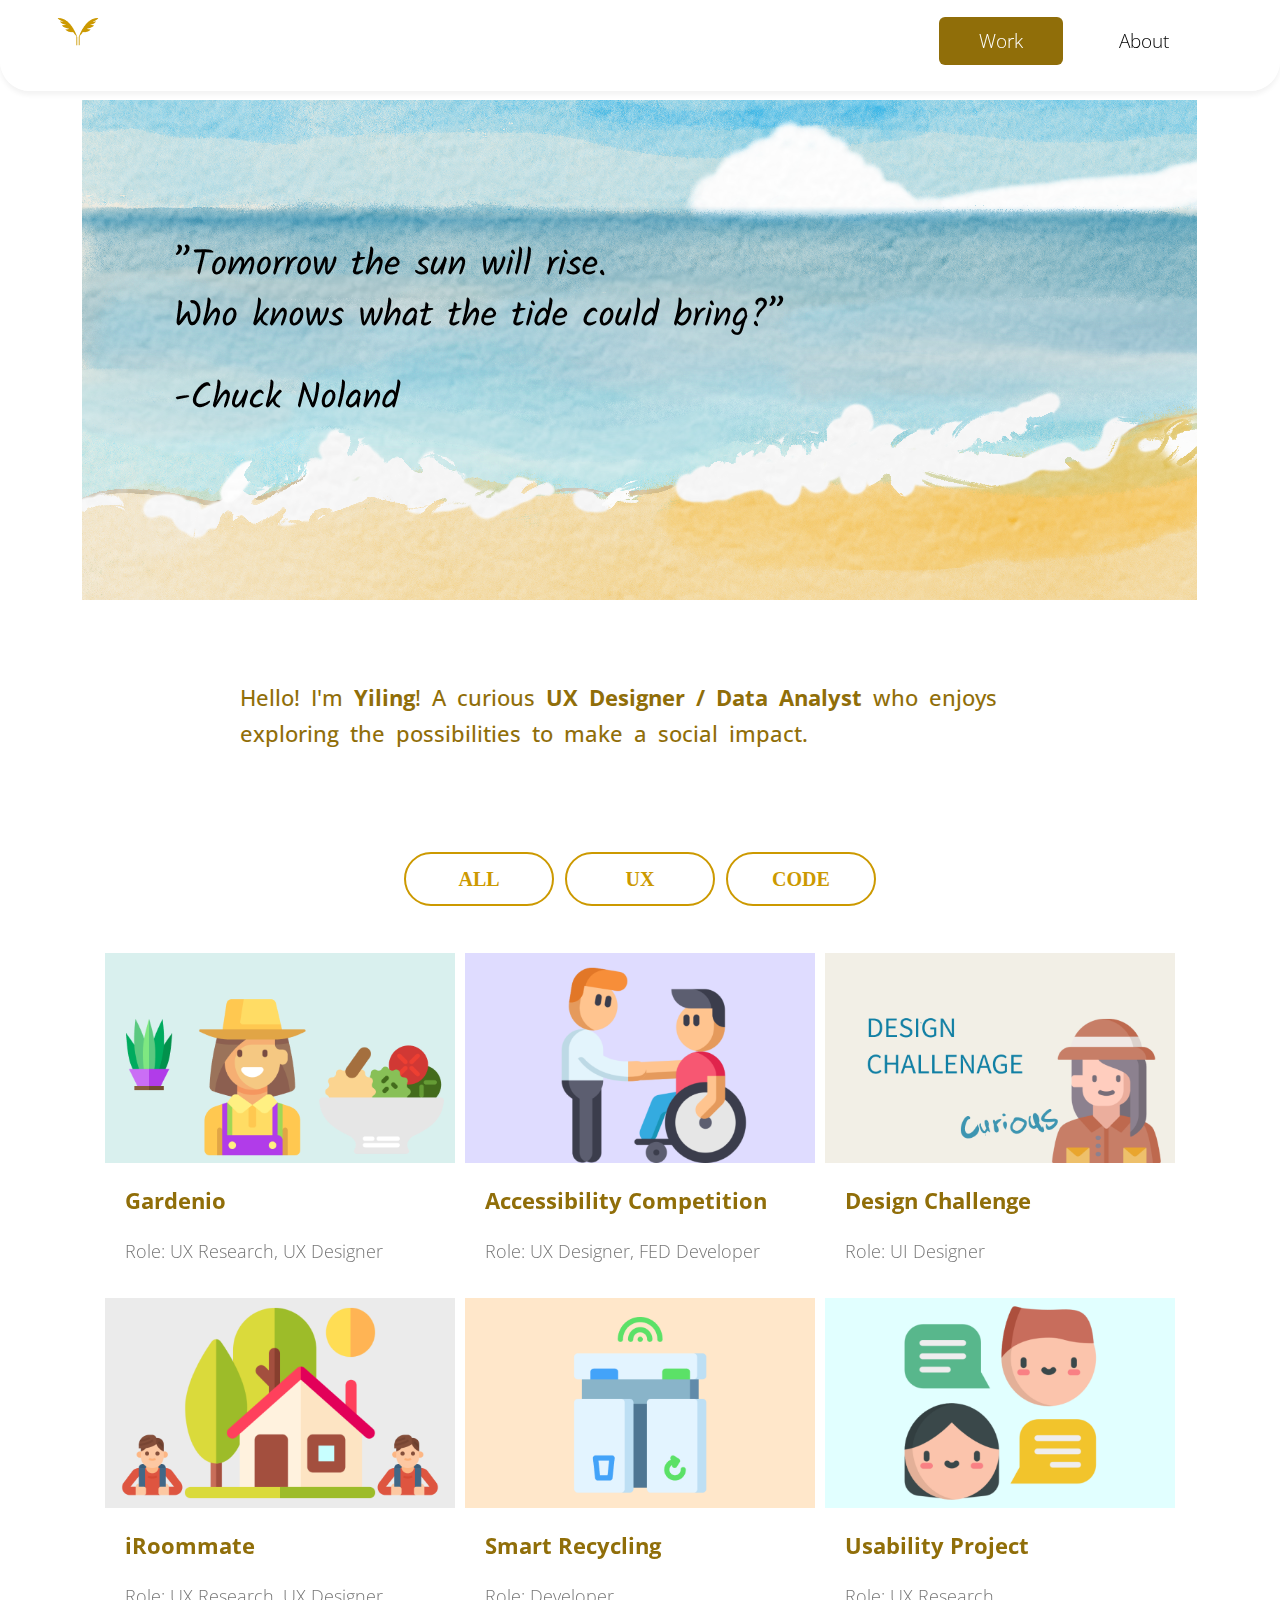
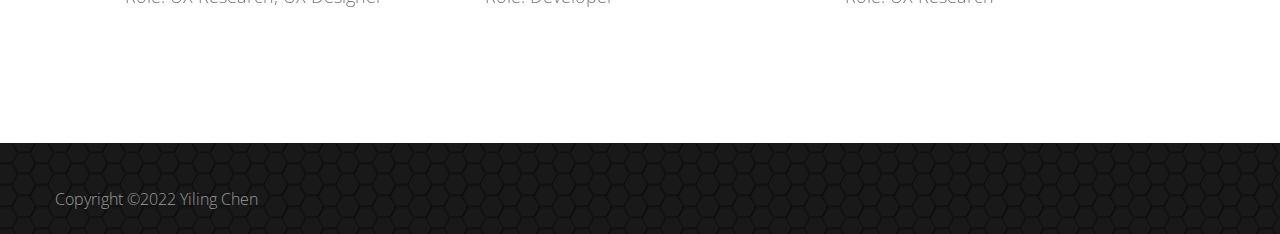
<file: index.html>
<!DOCTYPE html>
<html>
<head>
    <meta charset="utf-8">
    <meta http-equiv="X-UA-Compatible" content="IE=edge">
    <meta name="viewport" content="width=device-width, initial-scale=1">


    <meta name="description" content="_" />
<meta name="title" property="og:title" content="_" />
<meta property="og:type" content="_" />
<meta name="image" property="og:image" content="https://e110e110.github.io/Mywork/img/thumbnail.png" />
<meta name="description" property="og:description" content="_" /><meta name="author" content="Portfolio" />

    <title>Yiling Chen</title>
    <link rel="icon" href=img/logo.ico type="image/icon type">
<!--
Classic Template
http://www.templatemo.com/tm-488-classic
-->
    <!-- load stylesheets -->
    <link rel="stylesheet" href="https://fonts.googleapis.com/css?family=Open+Sans:300,400">  <!-- Google web font "Open Sans" -->
    <link rel="stylesheet" href="css/bootstrap.min.css">                                      <!-- Bootstrap style -->
    <link rel="stylesheet" href="css/templatemo-style.css">        
    
    <script type="text/javascript" src="https://ajax.googleapis.com/ajax/libs/jquery/2.0.3/jquery.min.js"></script>
<!-- Load jCarousel js -->
<script type="text/javascript" src="js/jquery.jcarousel.js"></script>
<!-- Load MixItUup js -->
<script type="text/javascript" src="js/jquery.mixitup.js"></script>
<!-- Load js -->
<script type="text/javascript" src="js/custom.js"></script><!-- Templatemo style -->

    <!-- HTML5 shim and Respond.js for IE8 support of HTML5 elements and media queries -->
    <!-- WARNING: Respond.js doesn't work if you view the page via file:// -->
        <!--[if lt IE 9]>
          <script src="https://oss.maxcdn.com/html5shiv/3.7.2/html5shiv.min.js"></script>
          <script src="https://oss.maxcdn.com/respond/1.4.2/respond.min.js"></script>
          <![endif]-->
</head>

    <body>
    <div id="fixtop">   
        <div class="tm-header">
            <div class="container-fluid">
                <div class="tm-header-inner">
                    <a href="index.html"> <img src="img/logo.png" alt="logo" class="tm-margin-b-20 img-fluid"></a>
                   
                    
                    <!-- navbar -->
                    <nav class="navbar tm-main-nav">

                        <button class="navbar-toggler hidden-md-up" type="button" data-toggle="collapse" data-target="#tmNavbar">
                            &#9776;
                        </button>
                        
                        <div class="collapse navbar-toggleable-sm" id="tmNavbar">
                            <ul class="nav navbar-nav">
                                <li class="nav-item active">
                                    <a href="index.html" class="nav-link">Work</a>
                                </li>
                                <li class="nav-item">
                                    <a href="about.html" class="nav-link">About</a>
                                </li>
                             
                            </ul>                        
                        </div>
                        
                    </nav>  

                </div>                                  
            </div>            
        </div>
		
		
	</div>
		
        <div class="tm-home-img-container">
            <img src="img/name.png" alt="Image" class="hidden-lg-up img-fluid">
        </div>

        <section class="tm-section">
            <div class="container-fluid" style="overflow: hidden">
               
              
            
                <div class="row">
                    <div class="col-xs-12 col-sm-12 col-md-12 col-lg-12 ">
                        <h2 class="tm-subtitle intro" style="color:#906E09;" >Hello! I'm <b>Yiling</b>! A curious <b>UX Designer / Data Analyst</b> who enjoys exploring the possibilities to make a social impact.</h2>
                        <p class="tm-subtitle"></p>
                    </div>
                </div>


               <div class="row">

                <div class="container">
                    <div class="col-md-12 col-xs-12">


                        

                        <div >
                            <ul id="show" >
                                <li  class="tm-btn text-uppercase" data-filter="all"> All</li> 
                                <li  class="tm-btn text-uppercase" data-filter="1"> UX</li>
                                <li   class="tm-btn text-uppercase"data-filter="2"> Code</li>
                                </ul>   
                            </div>      
<br/>



            <div class="filtr-container">
            
                   

                          
                            
                            <div class="col-xs-12 col-sm-6 col-md-6 col-lg-4 col-xl-4 filtr-item" data-category="1" data-sort="value">
                                <div class="tm-content-box">
                                    <a href="gardenio.html"><img src="img/project1.png" alt="Image" class="tm-margin-b-20 img-fluid"></a>
                                    <a href= "gardenio.html"><h4 class="projectintro tm-margin-b-15 tm-gold-text"><b>Gardenio</b></h4></a>
                                    <!--<p class="projectintro tm-margin-b-15">Design an app that helps users grow their plant sustainably</p>-->
                                    <p class="projectintro tm-margin-b-30">Role: UX Research, UX Designer</p>
									
									<!--    <a href="pop.html" class="tm-btn text-uppercase">Read More</a>   --> 
                                </div>  
                            </div>
							
							
							<div class="col-xs-12 col-sm-6 col-md-6 col-lg-4 col-xl-4 filtr-item" data-category="1,2" data-sort="value">
                                <div class="tm-content-box">
                                    <a href="lifelong.html"><img src="img/project5.png" alt="Image" class="tm-margin-b-20 img-fluid"></a>
                                    <a href="lifelong.html"><h4 class="projectintro tm-margin-b-15 tm-gold-text"><b>Accessibility Competition</b></h4></a>
                                 <!--    <p class="projectintro tm-margin-b-15">Redesign an accessible website for LifeLong Medical Care</p>--> 
                                    <p class="projectintro tm-margin-b-30">Role: UX Designer, FED Developer</p>
									<!--    <a href="pop.html" class="tm-btn text-uppercase">Read More</a>   --> 
                                </div>  
                            </div>
							
							
							<div class="col-xs-12 col-sm-6 col-md-6 col-lg-4 col-xl-4 filtr-item" data-category="1" data-sort="value">
                                <div class="tm-content-box">
                                    <a href="designchallenge.html"><img src="img/project3.png" alt="Image" class="tm-margin-b-20 img-fluid"></a>
                                    <a href="designchallenge.html"><h4 class="projectintro tm-margin-b-15 tm-gold-text"><b>Design Challenge</b></h4></a>
                                 <!--    <p class="projectintro tm-margin-b-15">Played around with several types of  user interface</p>--> 
                                    <p class="projectintro tm-margin-b-30">Role: UI Designer</p>
									<!--    <a href="pop.html" class="tm-btn text-uppercase">Read More</a>   --> 
                                </div>  
                            </div>
							
						
							
							
							
							
							<div class="col-xs-12 col-sm-6 col-md-6 col-lg-4 col-xl-4 filtr-item" data-category="1" data-sort="value">
                                <div class="tm-content-box">
                                    <a href="iroommate.html"><img src="img/project4.png" alt="Image" class="tm-margin-b-20 img-fluid"></a>
                                    <a href="iroommate.html"><h4 class="projectintro tm-margin-b-15 tm-gold-text"><b>iRoommate</b></h4></a>
                               <!--      <p class="projectintro tm-margin-b-15">Design a product for students to find ideal roommates</p>>-->
                                    <p class="projectintro tm-margin-b-30">Role: UX Research, UX Designer</p>
									<!--    <a href="pop.html" class="tm-btn text-uppercase">Read More</a>   --> 
                                </div>  
                            </div>
							
							<div class="col-xs-12 col-sm-6 col-md-6 col-lg-4 col-xl-4 filtr-item" data-category="2" data-sort="value">
                                <div class="tm-content-box">
                                    <a href="ML_recycle.html"><img src="img/project_ML.png" alt="Image" class="tm-margin-b-20 img-fluid"></a>
                                    <a href="ML_recycle.html"><h4 class="projectintro tm-margin-b-15 tm-gold-text"><b>Smart Recycling</b></h4></a>
                                <!--     <p class="projectintro tm-margin-b-15">Built convolutional neural network models for recycling</p>--> 
                                    <p class="projectintro tm-margin-b-30">Role: Developer</p>
									<!--    <a href="pop.html" class="tm-btn text-uppercase">Read More</a>   --> 
                                </div>  
                            </div>
							
							<div class="col-xs-12 col-sm-6 col-md-6 col-lg-4 col-xl-4 filtr-item" data-category="1" data-sort="value">
                                <div class="tm-content-box">
                                    <a href="pop.html"><img src="img/project2.png" alt="Image" class="tm-margin-b-20 img-fluid"></a>
                                    <a href="pop.html"><h4 class="projectintro tm-margin-b-15 tm-gold-text"><b>Usability Project</b></h4></a>
                                <!--     <p class="projectintro tm-margin-b-15">Conduct usability testing for a friend-making app</p>--> 
                                    <p class="projectintro tm-margin-b-30">Role: UX Research</p>
									<!--    <a href="pop.html" class="tm-btn text-uppercase">Read More</a>   --> 
                                </div>  
                            </div>
							
				


                        



            </div>
            </div>
            </div>

</div><!-- row -->



                




                

                










            
            </div>
        </section>


 


        
        <footer class="tm-footer">
            <div class="container-fluid">
                <div class="row">
                    
                    <div class="col-xs-12 col-sm-6 col-md-6 col-lg-3 col-xl-3">
                        
               
                                                
                    </div>

                    <div class="col-xs-12 col-sm-6 col-md-6 col-lg-3 col-xl-3">
                        
               
                                                
                    </div>

 

                    <!-- Add the extra clearfix for only the required viewport 
                        http://stackoverflow.com/questions/24590222/bootstrap-3-grid-with-different-height-in-each-item-is-it-solvable-using-only
                    -->
                    <div class="clearfix hidden-lg-up"></div>

                    <div class="col-xs-12 col-sm-6 col-md-6 col-lg-3 col-xl-3">

               
                        
                    </div>

                    <div class="col-xs-12 col-sm-6 col-md-6 col-lg-3 col-xl-3">

            
                        
                    </div>


                </div>

                <div class="row">
                    <div class="col-xs-12 tm-copyright-col">
                        <p class="tm-copyright-text">Copyright ©2022 Yiling Chen</p>
                    </div>
                </div>
            </div>
        </footer>

              <!-- load JS files -->
       <!-- <script src="js/jquery-1.11.3.min.js"></script>-->           <!-- jQuery (https://jquery.com/download/) --> 
        <script src="https://www.atlasestateagents.co.uk/javascript/tether.min.js"></script> <!-- Tether for Bootstrap, http://stackoverflow.com/questions/34567939/how-to-fix-the-error-error-bootstrap-tooltips-require-tether-http-github-h --> 
        <script src="js/bootstrap.min.js"></script>    
        
        <script src="https://cdnjs.cloudflare.com/ajax/libs/jquery/3.4.1/jquery.min.js"></script>
        <script src="jquery.filterizr.min.js"></script>
        
        <script>
            var filterizd = $('.filtr-container').filterizr({
                //options object
            });
    </script>




       
</body>
</html>
</file>
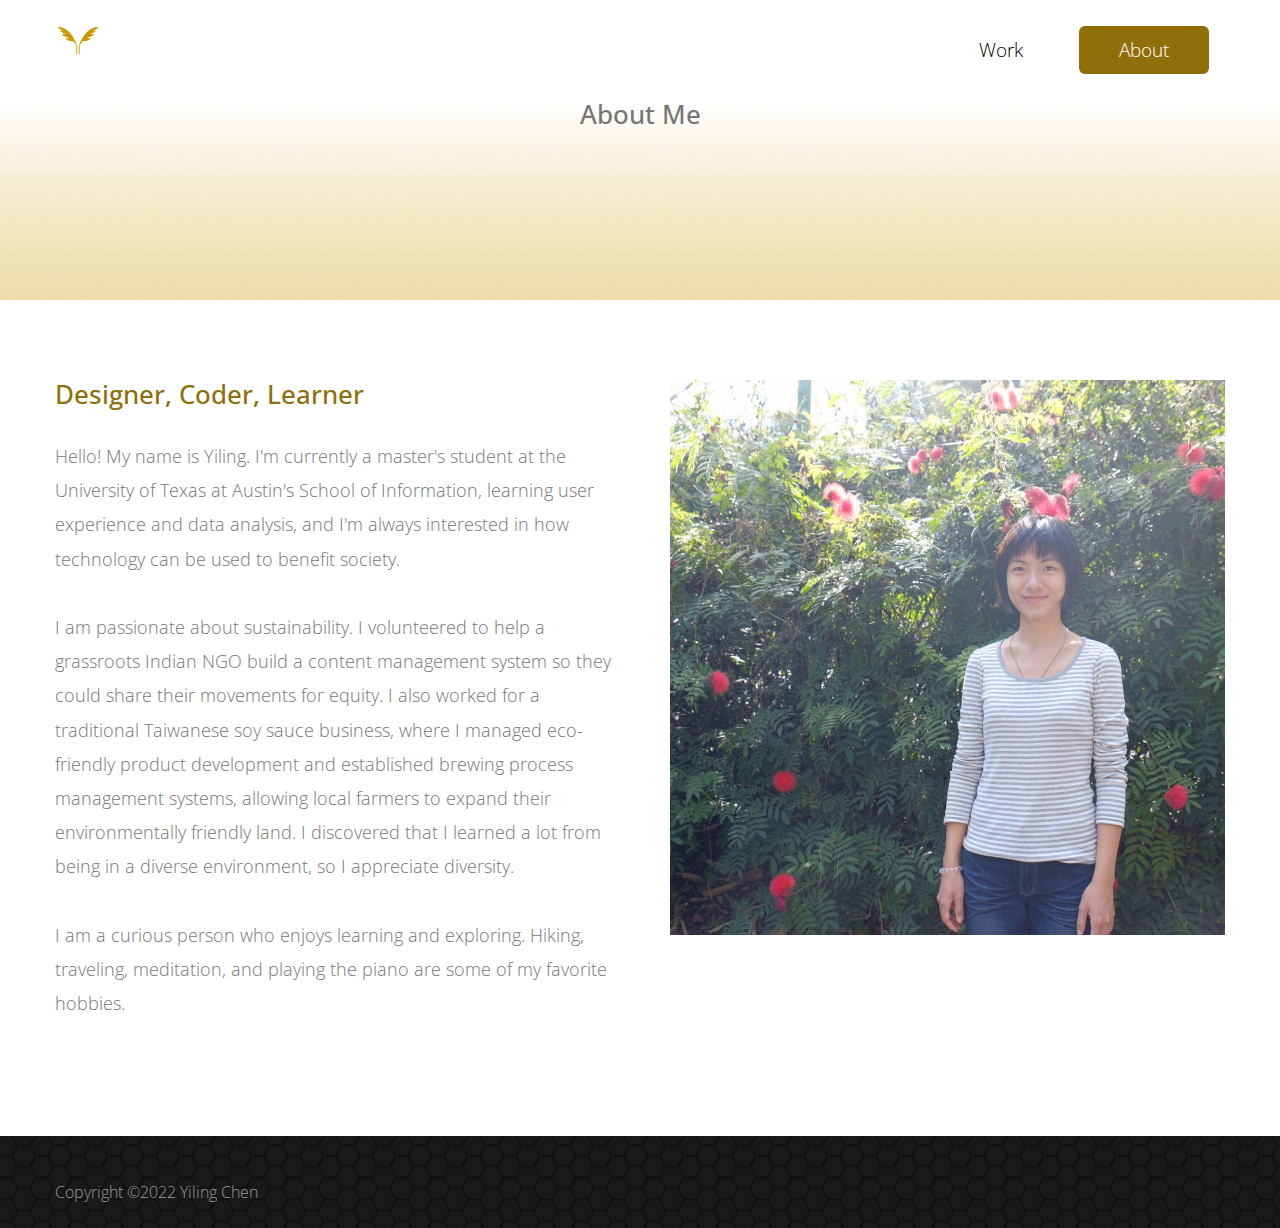
<file: about.html>
<!DOCTYPE html>
<html>
<head>
    <meta charset="utf-8">
    <meta http-equiv="X-UA-Compatible" content="IE=edge">
    <meta name="viewport" content="width=device-width, initial-scale=1">

    <title>Yiling Chen</title>
    <link rel="icon" href=img/logo.ico type="image/icon type">
<!--
Classic Template
http://www.templatemo.com/tm-488-classic
-->
    <!-- load stylesheets -->
    <link rel="stylesheet" href="https://fonts.googleapis.com/css?family=Open+Sans:300,400">  <!-- Google web font "Open Sans" -->
    <link rel="stylesheet" href="css/bootstrap.min.css">                                      <!-- Bootstrap style -->
    <link rel="stylesheet" href="css/templatemo-style.css">                                   <!-- Templatemo style -->

    <!-- HTML5 shim and Respond.js for IE8 support of HTML5 elements and media queries -->
    <!-- WARNING: Respond.js doesn't work if you view the page via file:// -->
        <!--[if lt IE 9]>
          <script src="https://oss.maxcdn.com/html5shiv/3.7.2/html5shiv.min.js"></script>
          <script src="https://oss.maxcdn.com/respond/1.4.2/respond.min.js"></script>
          <![endif]-->
</head>

    <body>
       
        <div class="tm-header">
            <div class="container-fluid">
                <div class="tm-header-inner">
                    <a href="index.html"> <img src="img/logo.png" alt="logo" class="tm-margin-b-20 img-fluid"></a>
                   
                    
                    <!-- navbar -->
                    <nav class="navbar tm-main-nav">

                        <button class="navbar-toggler hidden-md-up" type="button" data-toggle="collapse" data-target="#tmNavbar">
                            &#9776;
                        </button>
                        
                        <div class="collapse navbar-toggleable-sm" id="tmNavbar">
                            <ul class="nav navbar-nav">
                                <li class="nav-item">
                                    <a href="index.html" class="nav-link">Work</a>
                                </li>
                                <li class="nav-item  active">
                                    <a href="about.html" class="nav-link">About</a>
                                </li>
                             
                            </ul>                        
                        </div>
                        
                    </nav>  

                </div>                                  
            </div>            
        </div>

        <div class="tm-about-img-container">
            <h3 text-align:center> About Me  </h3>
            
        </div>





        <section class="tm-section">
            <div class="container-fluid">
                <div class="row">
                    <div class="col-xs-12 col-sm-12 col-md-12 col-lg-6 col-xl-6">

                        <section>
                            <h3 class="tm-gold-text tm-form-title">Designer, Coder, Learner</h3>
                            <p class="tm-form-description">
                                Hello! My name is Yiling. I'm currently a master's student at the University of Texas at Austin's School of Information, learning user experience and data analysis, and I'm always interested in how technology can be used to benefit society.<br/><br/>

                                I am passionate about sustainability. 
                                I volunteered to help a grassroots Indian NGO build a content management system so they could share their movements for equity. 
    
                                I also worked for a traditional Taiwanese soy sauce business, where I managed eco-friendly product development and established brewing process management systems, allowing local farmers to expand their environmentally friendly land.  
                                I discovered that I learned a lot from being in a diverse environment, so I appreciate diversity.<br/><br/>

                                I am a curious person who enjoys learning and exploring. Hiking, traveling, meditation, and playing the piano are some of my favorite hobbies.
                            </p> 


                            
                        </section>
                        
                                         
                 

                    </div>

                    <div class="col-xs-12 col-sm-12 col-md-12 col-lg-6 col-xl-6 tm-contact-right">
                        
                        <a href="pop.html"><img src="img/pic.jpg" alt="Image" class="tm-margin-b-20 img-fluid"></a>

                    </div>
                </div>

            </div>
        </section>





  
        
        <footer class="tm-footer">
            <div class="container-fluid">
                <div class="row">
                    
                    <div class="col-xs-12 col-sm-6 col-md-6 col-lg-3 col-xl-3">
                        
               
                                                
                    </div>

                    <div class="col-xs-12 col-sm-6 col-md-6 col-lg-3 col-xl-3">
                        
               
                                                
                    </div>

 

                    <!-- Add the extra clearfix for only the required viewport 
                        http://stackoverflow.com/questions/24590222/bootstrap-3-grid-with-different-height-in-each-item-is-it-solvable-using-only
                    -->
                    <div class="clearfix hidden-lg-up"></div>

                    <div class="col-xs-12 col-sm-6 col-md-6 col-lg-3 col-xl-3">

               
                        
                    </div>

                    <div class="col-xs-12 col-sm-6 col-md-6 col-lg-3 col-xl-3">

            
                        
                    </div>


                </div>

                <div class="row">
                    <div class="col-xs-12 tm-copyright-col">
                        <p class="tm-copyright-text">Copyright ©2022 Yiling Chen</p>
                    </div>
                </div>
            </div>
        </footer>

        <!-- load JS files -->
        <script src="js/jquery-1.11.3.min.js"></script>             <!-- jQuery (https://jquery.com/download/) -->
        <script src="https://www.atlasestateagents.co.uk/javascript/tether.min.js"></script> <!-- Tether for Bootstrap, http://stackoverflow.com/questions/34567939/how-to-fix-the-error-error-bootstrap-tooltips-require-tether-http-github-h --> 
        <script src="js/bootstrap.min.js"></script>                 <!-- Bootstrap (http://v4-alpha.getbootstrap.com/) -->
       
</body>
</html>
</file>
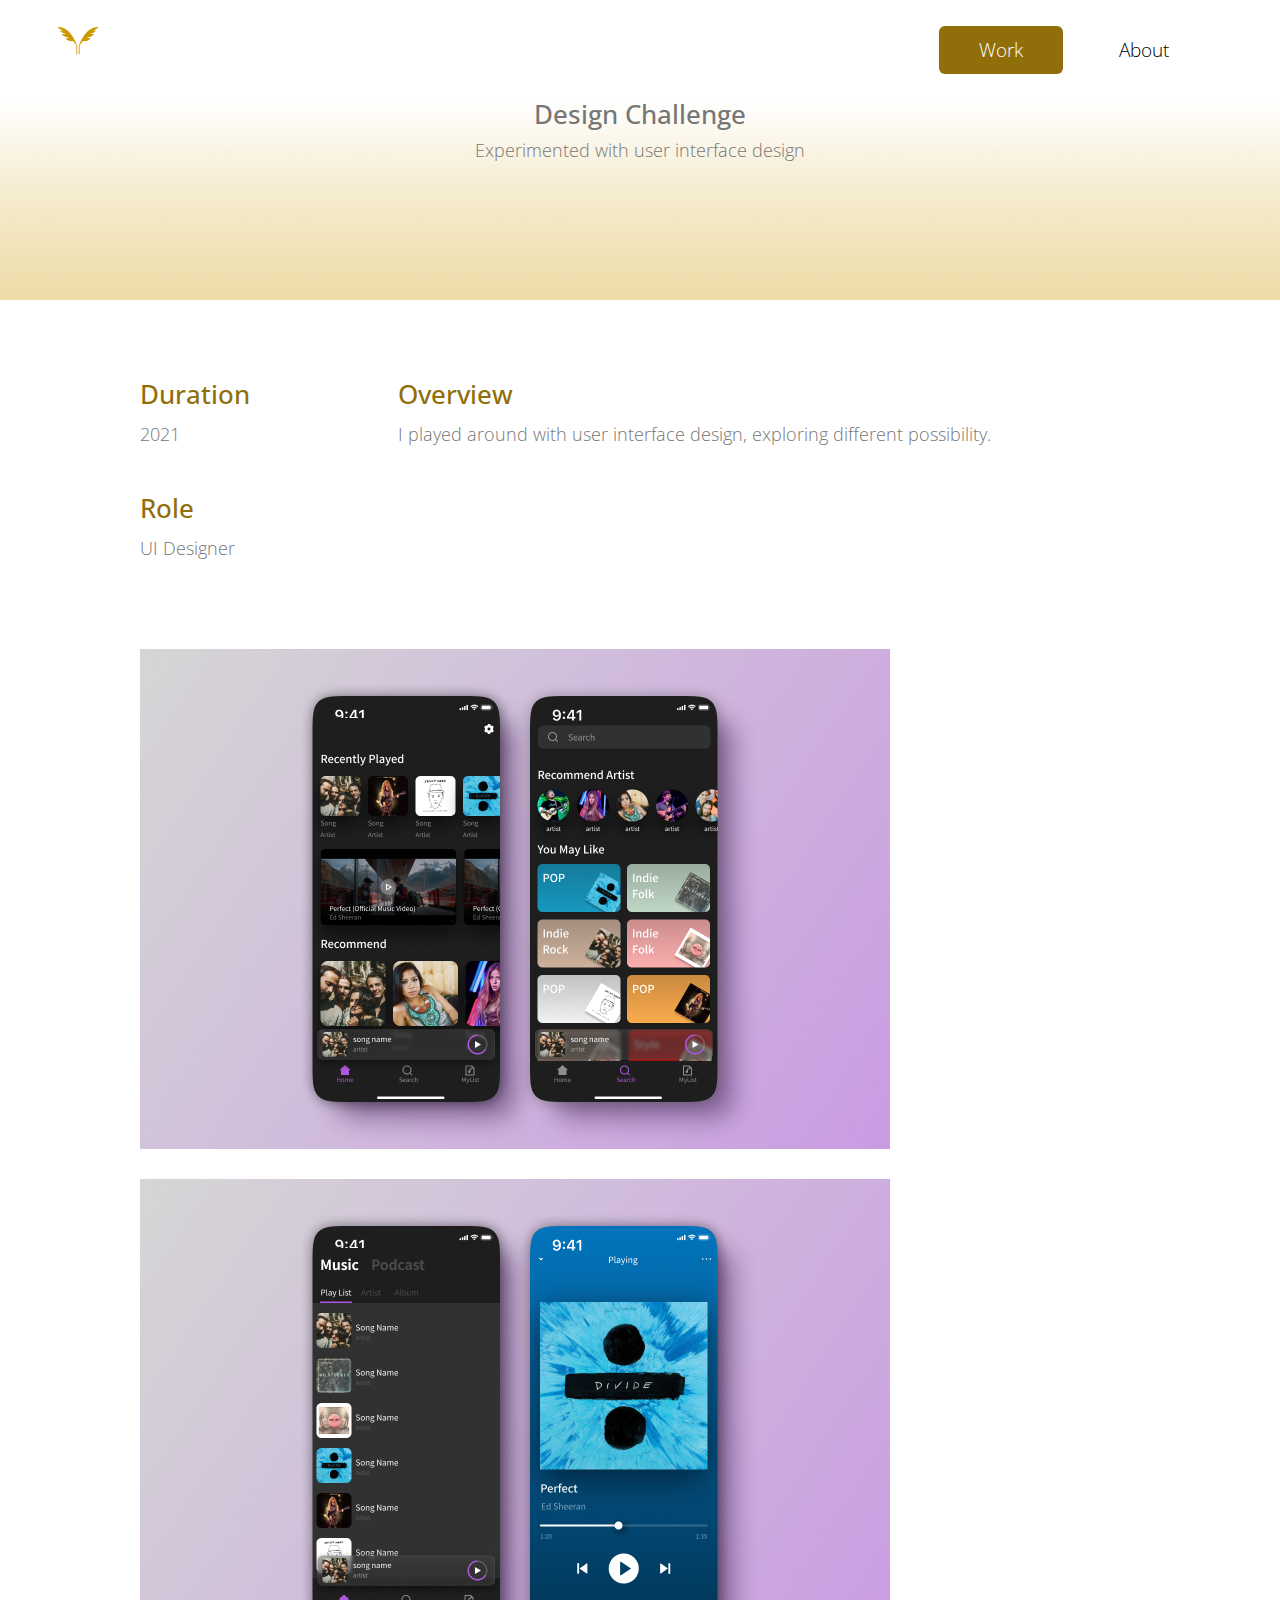
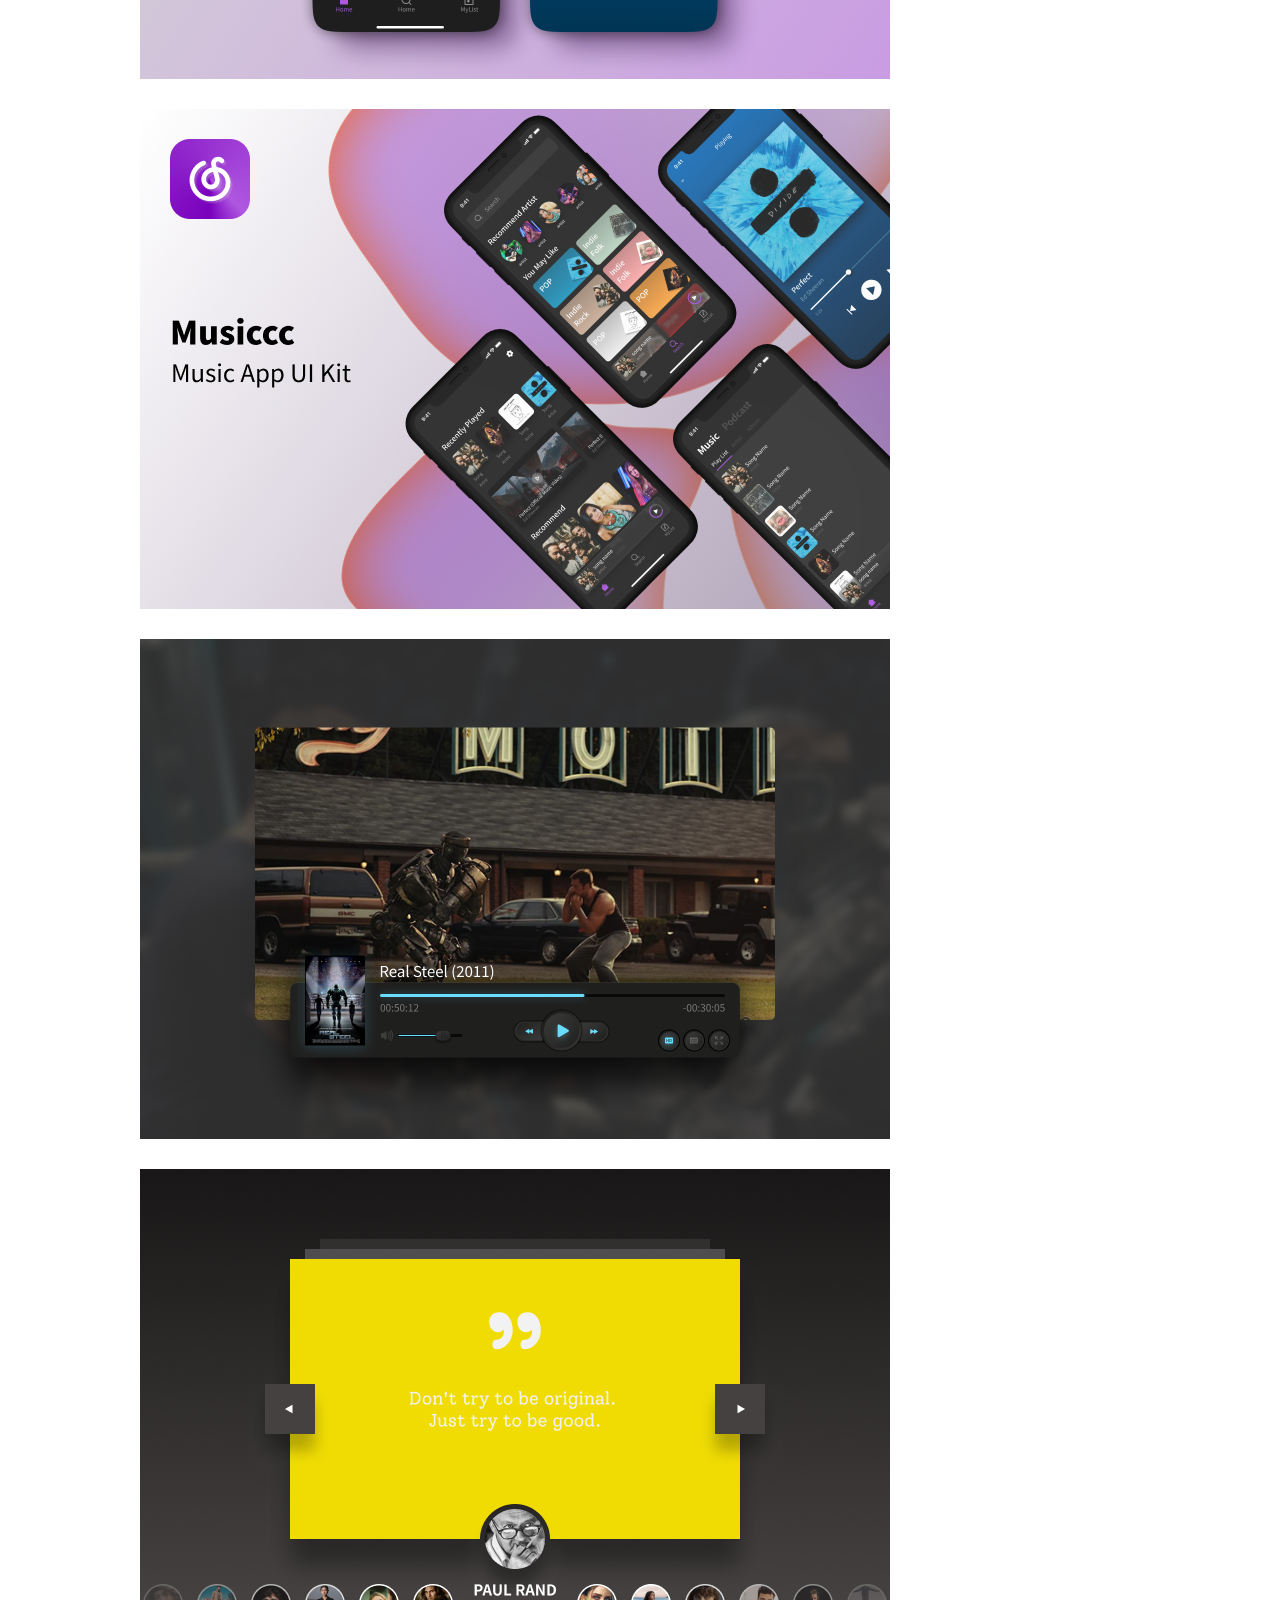
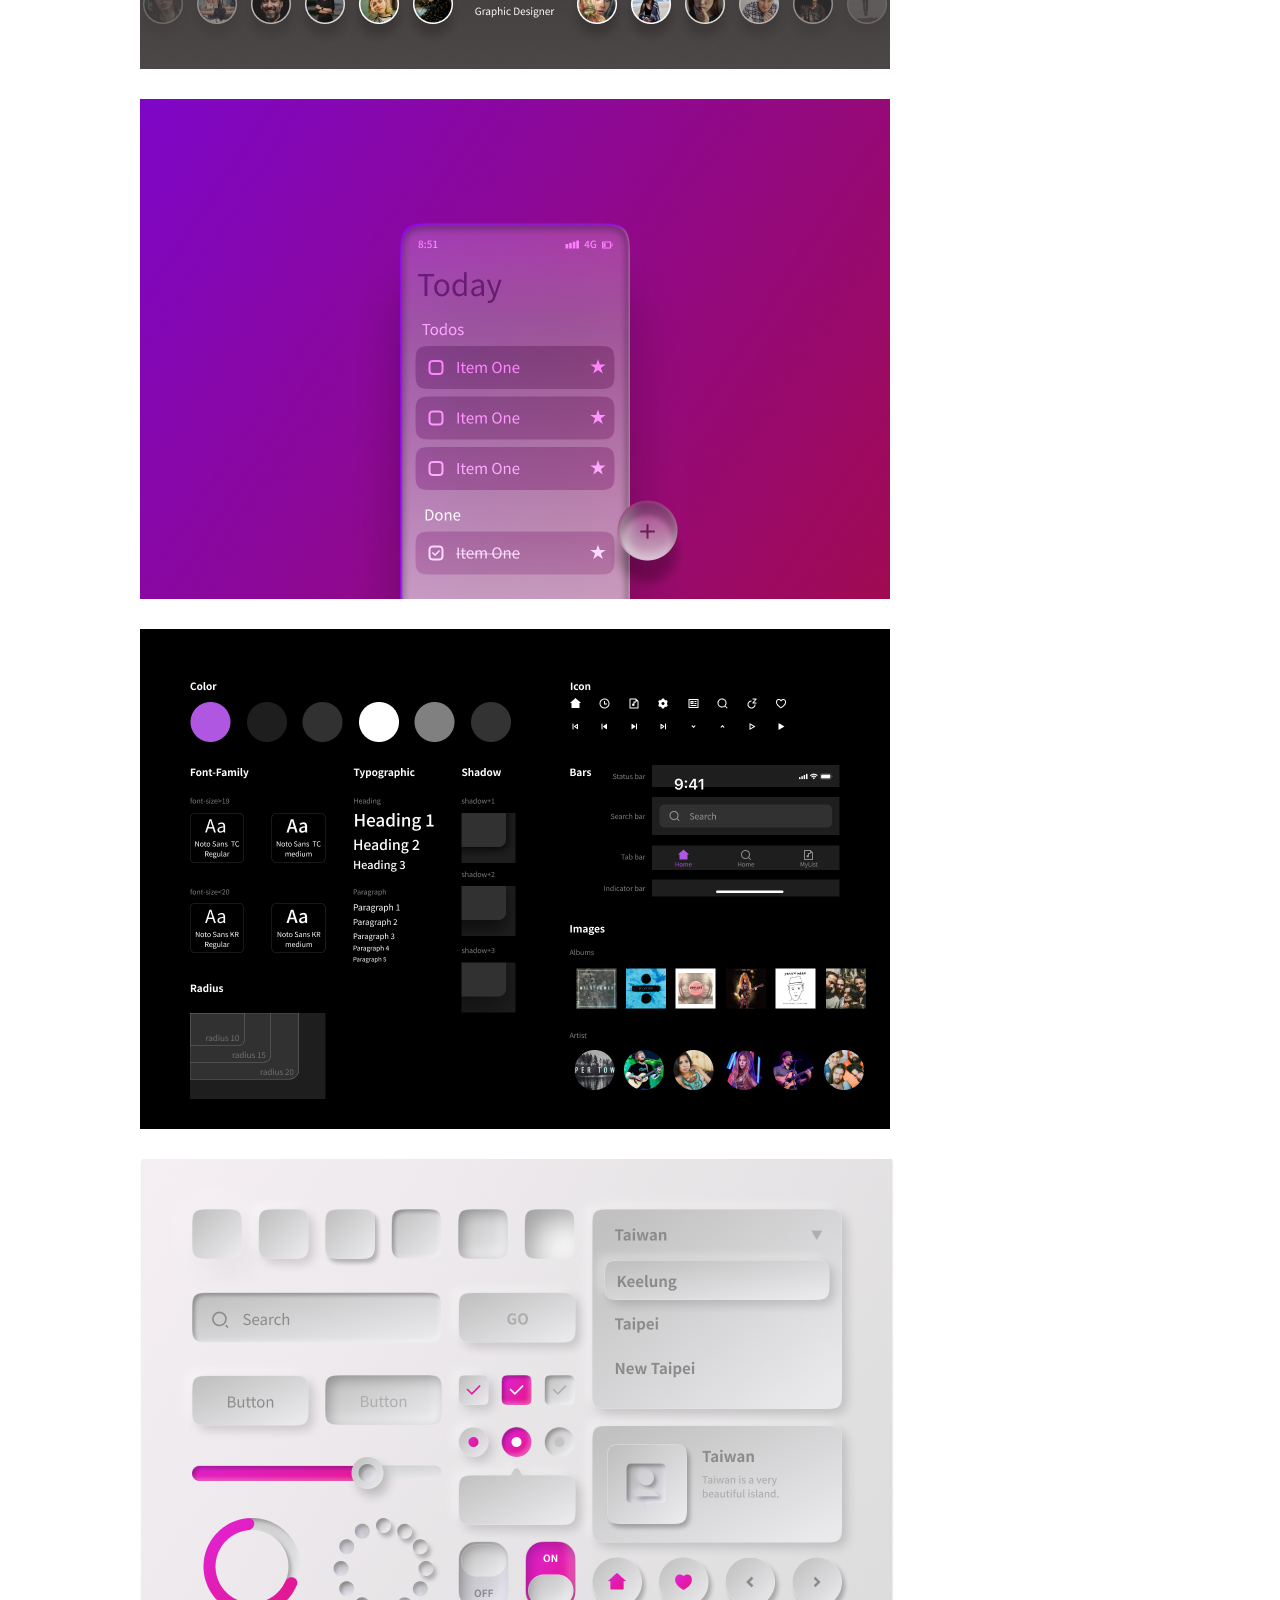
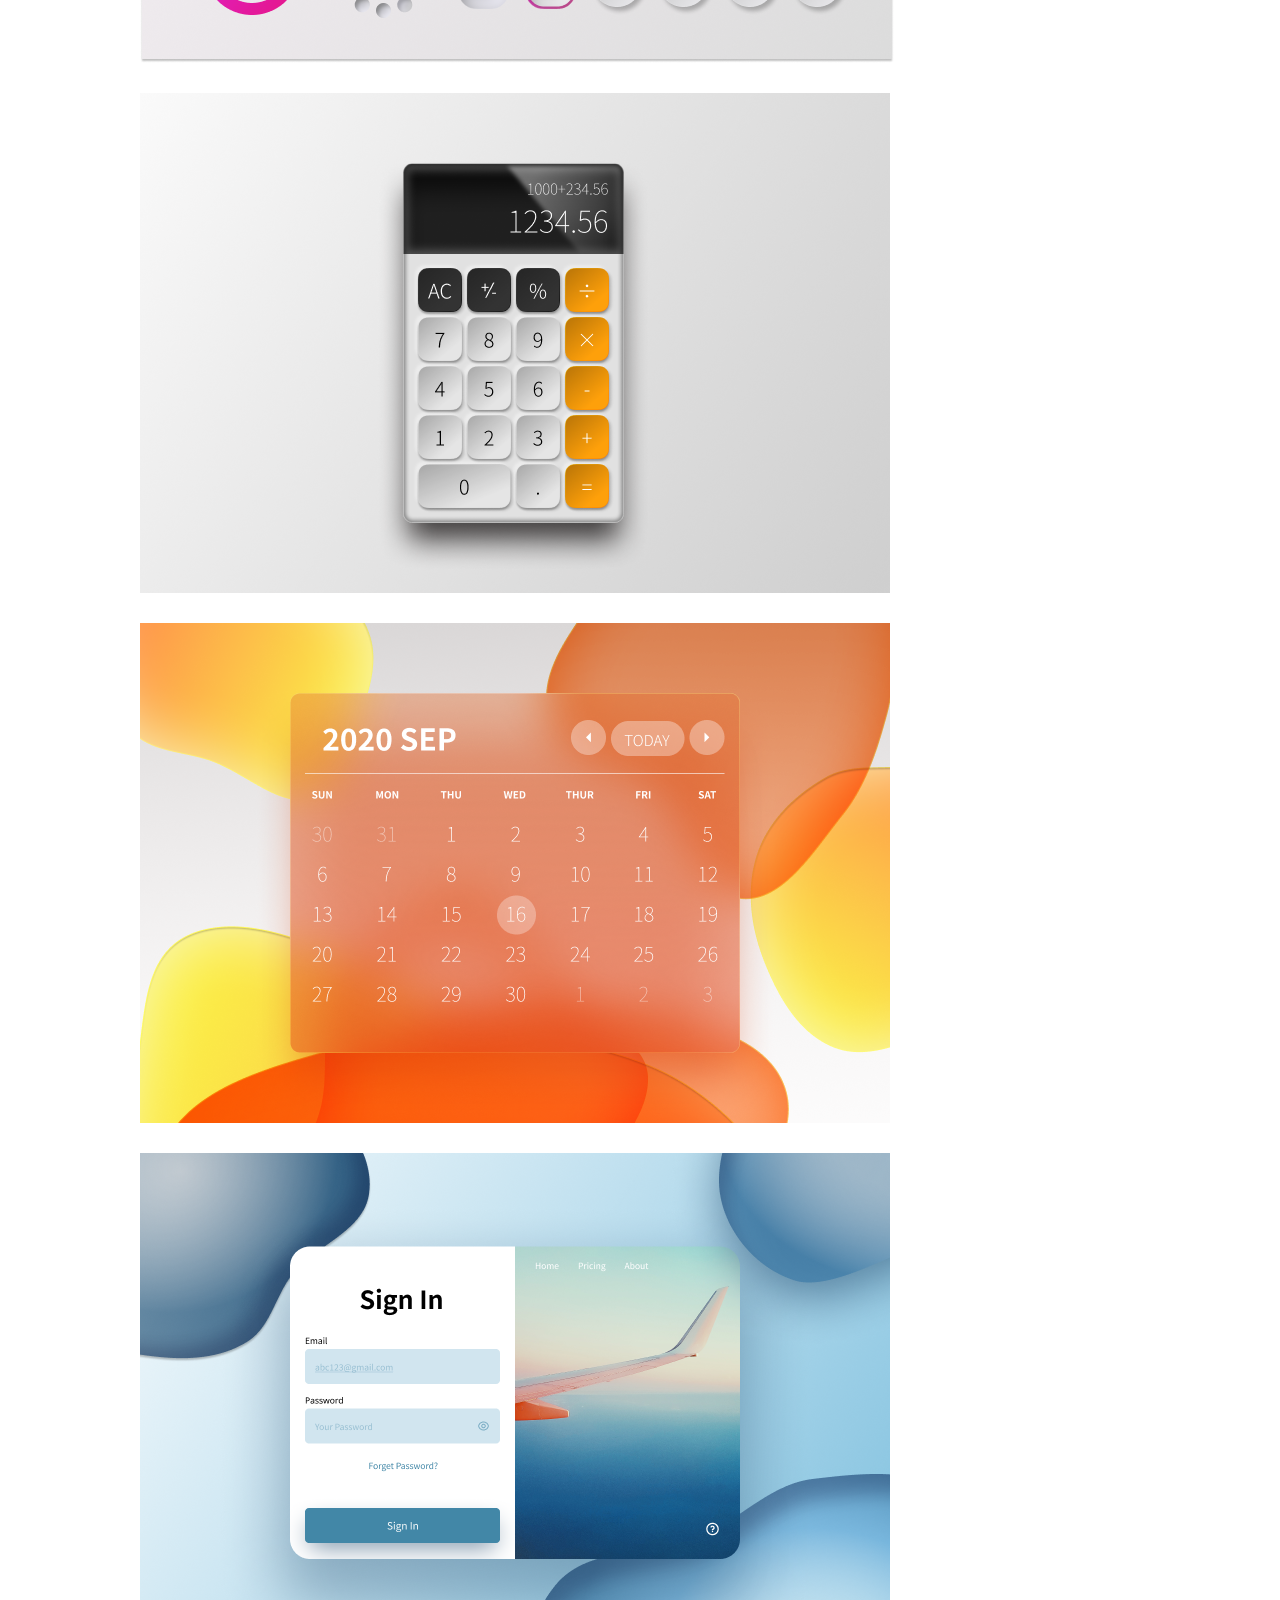
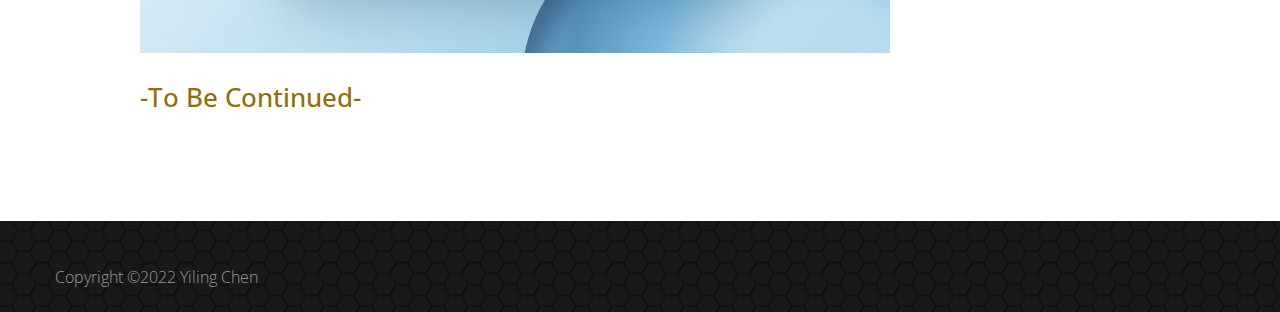
<file: designchallenge.html>
<!DOCTYPE html>
<html>
<head>
    <meta charset="utf-8">
    <meta http-equiv="X-UA-Compatible" content="IE=edge">
    <meta name="viewport" content="width=device-width, initial-scale=1">

    <title>Yiling Chen</title>
    <link rel="icon" href=img/logo.ico type="image/icon type">
<!--
Classic Template
http://www.templatemo.com/tm-488-classic
-->
    <!-- load stylesheets -->
    <link rel="stylesheet" href="https://fonts.googleapis.com/css?family=Open+Sans:300,400">  <!-- Google web font "Open Sans" -->
    <link rel="stylesheet" href="css/bootstrap.min.css">                                      <!-- Bootstrap style -->
    <link rel="stylesheet" href="css/templatemo-style.css">                                   <!-- Templatemo style -->

    <!-- HTML5 shim and Respond.js for IE8 support of HTML5 elements and media queries -->
    <!-- WARNING: Respond.js doesn't work if you view the page via file:// -->
        <!--[if lt IE 9]>
          <script src="https://oss.maxcdn.com/html5shiv/3.7.2/html5shiv.min.js"></script>
          <script src="https://oss.maxcdn.com/respond/1.4.2/respond.min.js"></script>
          <![endif]-->
</head>

    <body>
       
        <div class="tm-header">
            <div class="container-fluid">
                <div class="tm-header-inner">
                    <a href="index.html"> <img src="img/logo.png" alt="logo" class="tm-margin-b-20 img-fluid"></a>
                   
                    
                    <!-- navbar -->
                    <nav class="navbar tm-main-nav">

                        <button class="navbar-toggler hidden-md-up" type="button" data-toggle="collapse" data-target="#tmNavbar">
                            &#9776;
                        </button>
                        
                        <div class="collapse navbar-toggleable-sm" id="tmNavbar">
                            <ul class="nav navbar-nav">
                                <li class="nav-item active">
                                    <a href="index.html" class="nav-link">Work</a>
                                </li>
                                <li class="nav-item">
                                    <a href="about.html" class="nav-link">About</a>
                                </li>
                             
                            </ul>                        
                        </div>
                        
                    </nav>  

                </div>                                  
            </div>            
        </div>

        <div class="tm-about-img-container">
            <h3 text-align:center> Design Challenge </h3>
            Experimented with user interface design
            
        </div>





        <section class="tm-section">
            <div class="container-fluid">
                <div class="container-project"> 
               

                <div class="row tm-2-rows-sm-swap">
                    <div class="col-xs-12 col-sm-12 col-md-4 col-lg-3 col-xl-3 tm-2-rows-sm-down-2">
                        
                        <h3 class="tm-gold-text">Duration</h3>
                        <p>2021</p>
                        </br>
                        <h3 class="tm-gold-text">Role</h3>
                        <p>UI Designer</p>
                        
                 
                    
                    </div>

                    <div class="col-xs-12 col-sm-12 col-md-8 col-lg-9 col-xl-9 tm-2-rows-sm-down-1">
                        <h3 class="tm-gold-text">Overview</h3>

                        


                       <p>I played around with user interface design, exploring different possibility.</p>
                    </div>
                </div>
                



                
                <div class="row tm-margin-t-mid">
                    <div class="col-xs-12">    
                
                
                <h3 class="tm-gold-text"></h3>

                


                <img src="img/dc/dc1.png" alt="Image" class="img-fluid tm-img-post"  style="display:block; margin:3;">
                <img src="img/dc/dc2.png" alt="Image" class="img-fluid tm-img-post"  style="display:block; margin:3;">
                <img src="img/dc/dc3.png" alt="Image" class="img-fluid tm-img-post" style="display:block; margin:3;">
                <img src="img/dc/dc4.png" alt="Image" class="img-fluid tm-img-post" style="display:block; margin:3;">
                <img src="img/dc/dc5.png" alt="Image" class="img-fluid tm-img-post" style="display:block; margin:3;">
                <img src="img/dc/dc6.png" alt="Image" class="img-fluid tm-img-post" style="display:block; margin:3;">
                <img src="img/dc/dc7.png" alt="Image" class="img-fluid tm-img-post" style="display:block; margin:3;">
                <img src="img/dc/dc8.png" alt="Image" class="img-fluid tm-img-post" style="display:block; margin:3;">
                <img src="img/dc/dc9.png" alt="Image" class="img-fluid tm-img-post" style="display:block; margin:3;">
                <img src="img/dc/dc10.png" alt="Image" class="img-fluid tm-img-post" style="display:block; margin:3;">
                <img src="img/dc/dc11.png" alt="Image" class="img-fluid tm-img-post" style="display:block; margin:3;">  
                
                <h3 class="tm-gold-text">-To Be Continued-</h3>
              <!--  <img src="img/portfolio5.jpg" alt="Image" class="img-fluid tm-img-post" style="display:block; margin:auto;"> -->
            
            
            
                    </div>
                </div>


               
                </div>
            </div>
        </section>





  
        
        <footer class="tm-footer">
            <div class="container-fluid">
                <div class="row">
                    
                    <div class="col-xs-12 col-sm-6 col-md-6 col-lg-3 col-xl-3">
                        
               
                                                
                    </div>

                    <div class="col-xs-12 col-sm-6 col-md-6 col-lg-3 col-xl-3">
                        
               
                                                
                    </div>

 

                    <!-- Add the extra clearfix for only the required viewport 
                        http://stackoverflow.com/questions/24590222/bootstrap-3-grid-with-different-height-in-each-item-is-it-solvable-using-only
                    -->
                    <div class="clearfix hidden-lg-up"></div>

                    <div class="col-xs-12 col-sm-6 col-md-6 col-lg-3 col-xl-3">

               
                        
                    </div>

                    <div class="col-xs-12 col-sm-6 col-md-6 col-lg-3 col-xl-3">

            
                        
                    </div>


                </div>

                <div class="row">
                    <div class="col-xs-12 tm-copyright-col">
                        <p class="tm-copyright-text">Copyright ©2022 Yiling Chen</p>
                    </div>
                </div>
            </div>
        </footer>

        <!-- load JS files -->
        <script src="js/jquery-1.11.3.min.js"></script>             <!-- jQuery (https://jquery.com/download/) -->
        <script src="https://www.atlasestateagents.co.uk/javascript/tether.min.js"></script> <!-- Tether for Bootstrap, http://stackoverflow.com/questions/34567939/how-to-fix-the-error-error-bootstrap-tooltips-require-tether-http-github-h --> 
        <script src="js/bootstrap.min.js"></script>                 <!-- Bootstrap (http://v4-alpha.getbootstrap.com/) -->
       
</body>
</html>
</file>
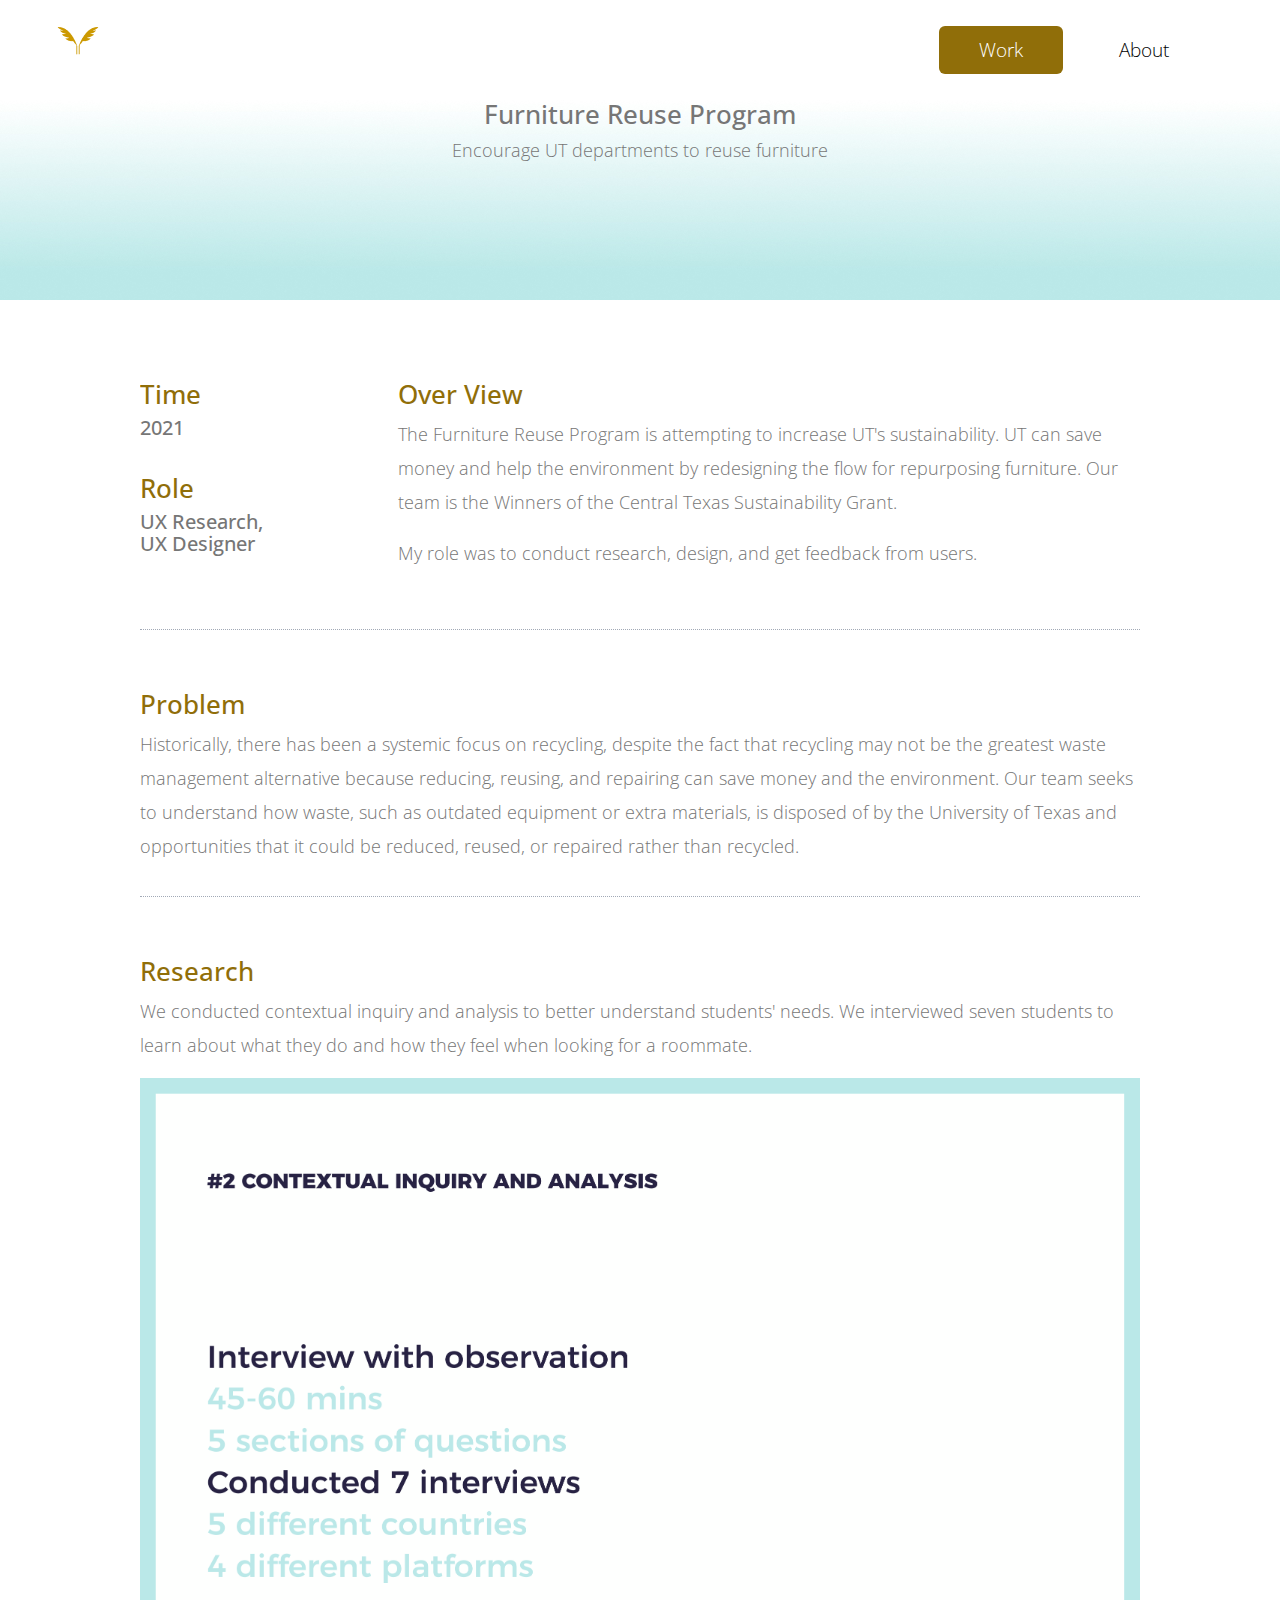
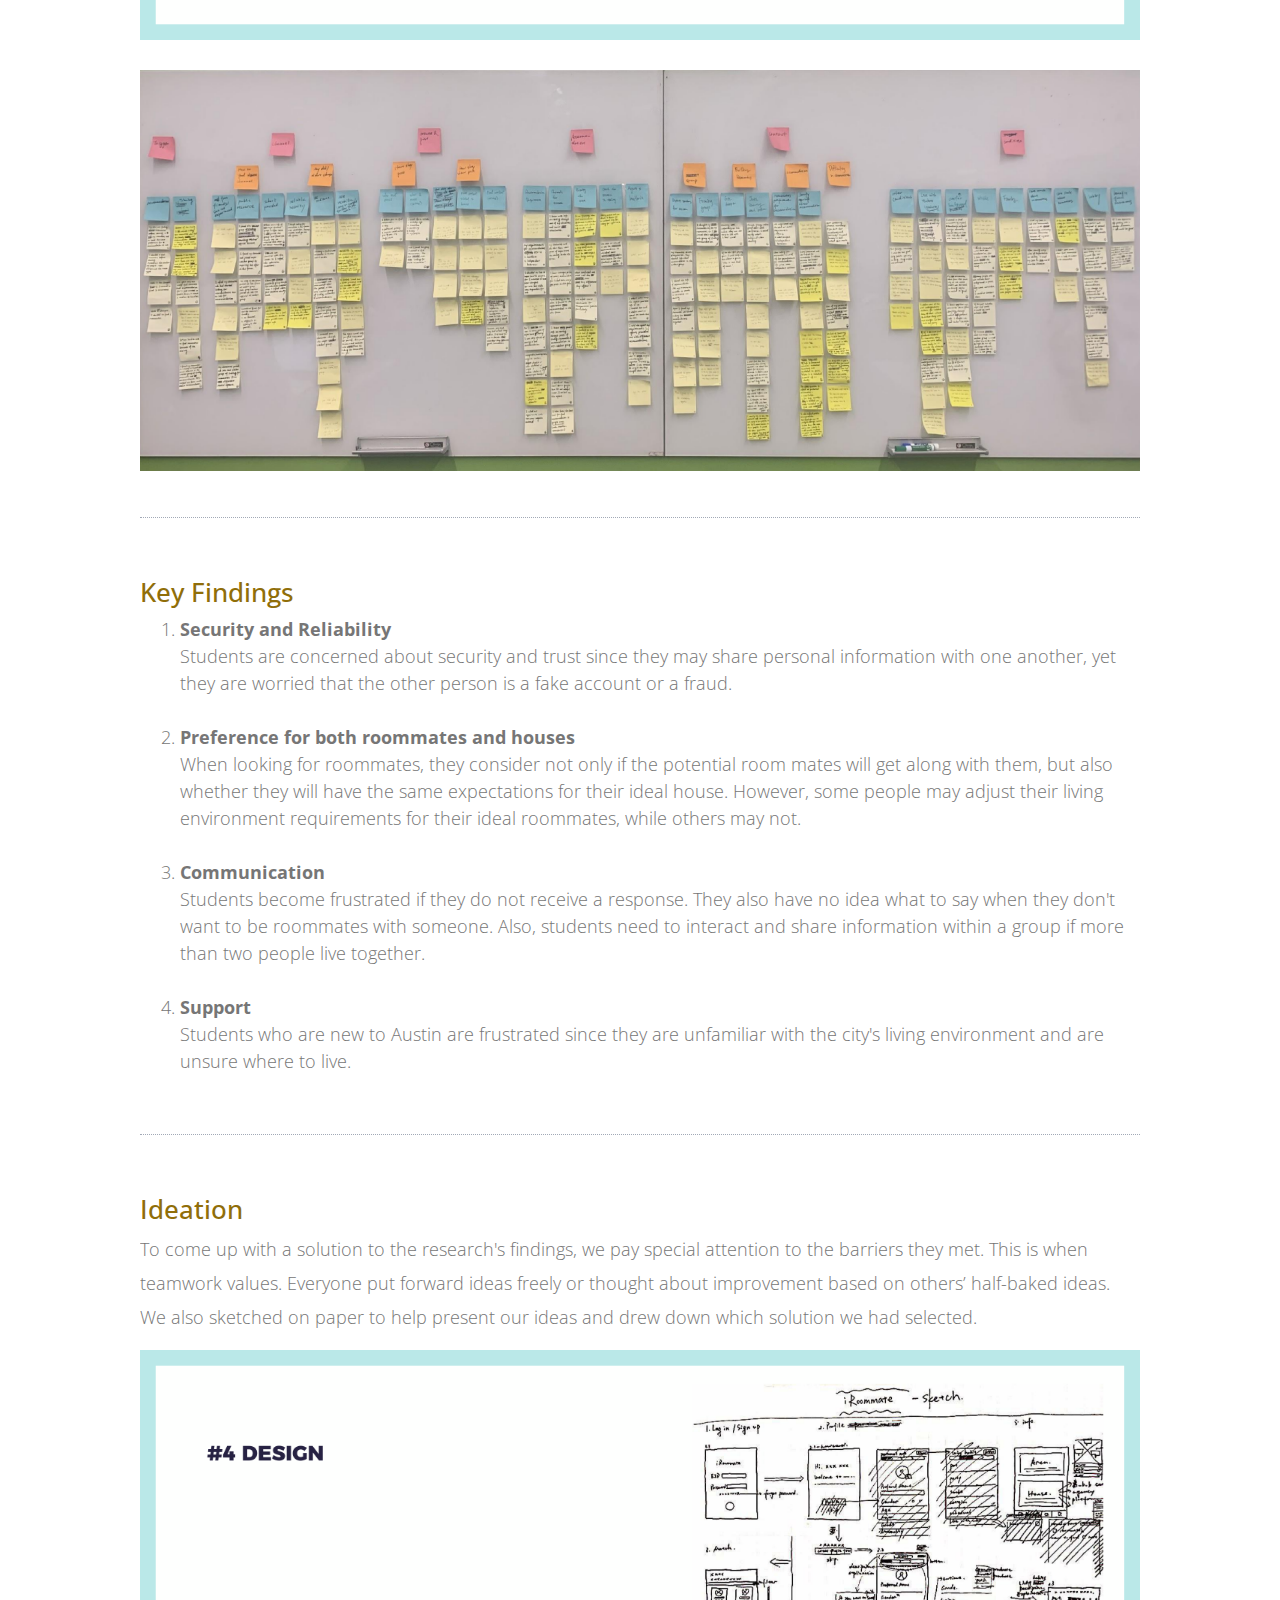
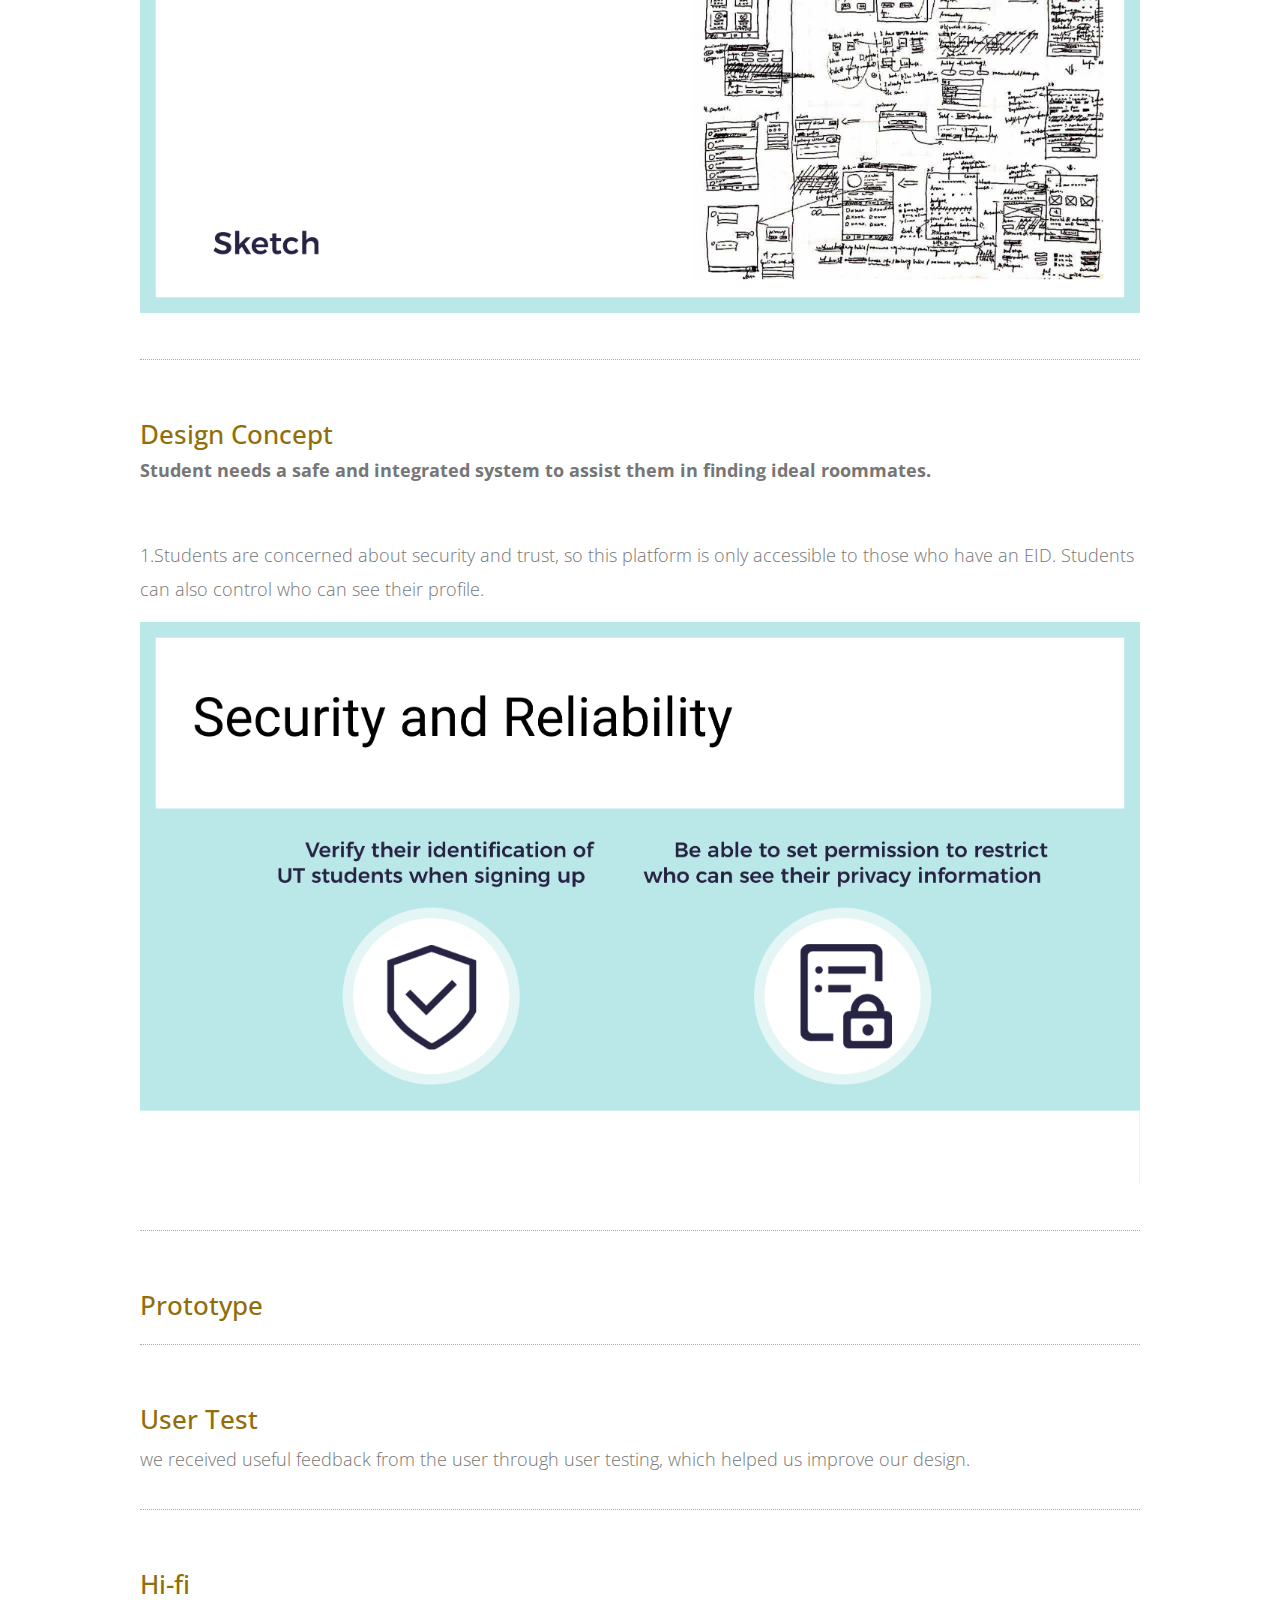
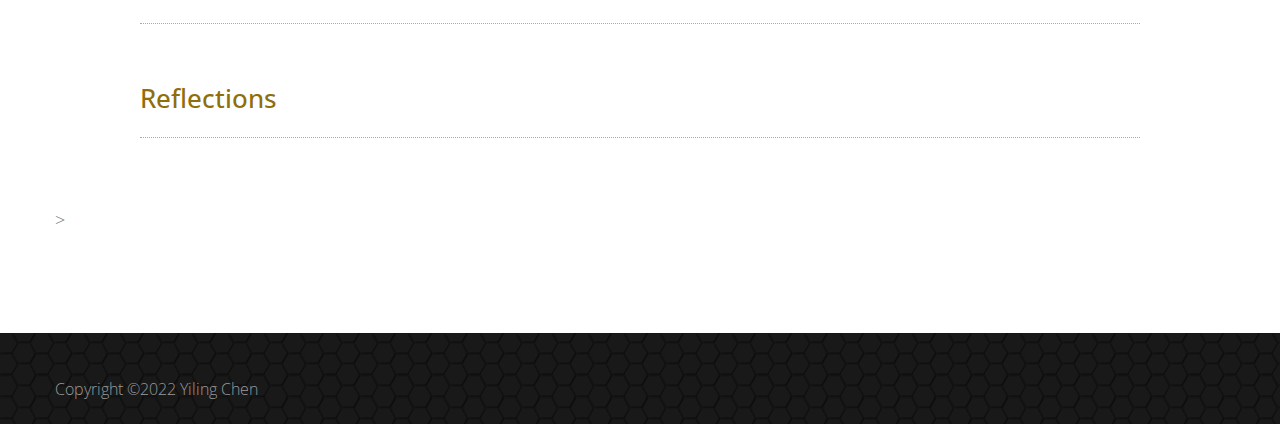
<file: furnitureReuse.html>
<!DOCTYPE html>
<html>
<head>
    <meta charset="utf-8">
    <meta http-equiv="X-UA-Compatible" content="IE=edge">
    <meta name="viewport" content="width=device-width, initial-scale=1">

    <title>Yiling Chen</title>
    <link rel="icon" href=img/logo.ico type="image/icon type">
<!--
Classic Template
http://www.templatemo.com/tm-488-classic
-->
    <!-- load stylesheets -->
    <link rel="stylesheet" href="https://fonts.googleapis.com/css?family=Open+Sans:300,400">  <!-- Google web font "Open Sans" -->
    <link rel="stylesheet" href="css/bootstrap.min.css">                                      <!-- Bootstrap style -->
    <link rel="stylesheet" href="css/templatemo-style.css">                                   <!-- Templatemo style -->

    <!-- HTML5 shim and Respond.js for IE8 support of HTML5 elements and media queries -->
    <!-- WARNING: Respond.js doesn't work if you view the page via file:// -->
        <!--[if lt IE 9]>
          <script src="https://oss.maxcdn.com/html5shiv/3.7.2/html5shiv.min.js"></script>
          <script src="https://oss.maxcdn.com/respond/1.4.2/respond.min.js"></script>
          <![endif]-->
</head>

    <body>
       
        <div class="tm-header">
            <div class="container-fluid">
                <div class="tm-header-inner">
                    <a href="index.html"> <img src="img/logo.png" alt="logo" class="tm-margin-b-20 img-fluid"></a>
                   
                    
                    <!-- navbar -->
                    <nav class="navbar tm-main-nav">

                        <button class="navbar-toggler hidden-md-up" type="button" data-toggle="collapse" data-target="#tmNavbar">
                            &#9776;
                        </button>
                        
                        <div class="collapse navbar-toggleable-sm" id="tmNavbar">
                            <ul class="nav navbar-nav">
                                <li class="nav-item active">
                                    <a href="index.html" class="nav-link">Work</a>
                                </li>
                                <li class="nav-item">
                                    <a href="about.html" class="nav-link">About</a>
                                </li>
                             
                            </ul>                        
                        </div>
                        
                    </nav>  

                </div>                                  
            </div>            
        </div>

        <div class="tm-iroommate-img-container">
            <h3 text-align:center> Furniture Reuse Program </h3>
            Encourage UT departments to reuse furniture
            
        </div>





        <section class="tm-section">
            <div class="container-fluid">
                <div class="container-project"> 
               

                <div class="row tm-2-rows-sm-swap">
                    <div class="col-xs-12 col-sm-12 col-md-4 col-lg-3 col-xl-3 tm-2-rows-sm-down-2">
                        
                        <h3 class="tm-gold-text">Time</h3>
                        <h5>2021</h5>
                        </br>
                        <h3 class="tm-gold-text">Role</h3>
                        <h5>UX Research,<br>UX Designer</h5>
                        
                 
                    
                    </div>

                    <div class="col-xs-12 col-sm-12 col-md-8 col-lg-9 col-xl-9 tm-2-rows-sm-down-1">
                        <h3 class="tm-gold-text">Over View</h3>

                        


                        <p>The Furniture Reuse Program is attempting to increase UT's sustainability. UT can save money and help the environment by redesigning the flow for repurposing furniture. Our team is the Winners of the Central Texas Sustainability Grant.</p>
                        <p>My role was to conduct research, design, and get feedback from users.</p>
                        <br/>
                    </div>
                </div>
                
                <hr class="hr-edge-weak">





                <div class="row tm-margin-t-mid">
                    <div class="col-xs-12"> 
                        <h3 class="tm-gold-text">Problem</h3>
                        <p>Historically, there has been a systemic focus on recycling, despite the fact that recycling may not be the greatest waste management alternative because reducing, reusing, and repairing can save money and the environment. Our team seeks to understand how waste, such as outdated equipment or extra materials, is disposed of by the University of Texas and opportunities that it could be reduced, reused, or repaired rather than recycled.

                        </p>
                </div></div>
                <hr class="hr-edge-weak">



                <div class="row tm-margin-t-mid">
                    <div class="col-xs-12"> 
                        <h3 class="tm-gold-text">Research</h3>
                        <p>We conducted contextual inquiry and analysis to better understand students' needs. We interviewed seven students to learn about what they do and how they feel when looking for a roommate.</p>
                        <img src="img/iroommate/7.png" alt="Image" class="img-fluid tm-img-post">
                        <img src="img/iroommate/8.png" alt="Image" class="img-fluid tm-img-post">
                    </div></div>
                <hr class="hr-edge-weak">    





                <div class="row tm-margin-t-mid">
                    <div class="col-xs-12"> 
                        <h3 class="tm-gold-text">Key Findings</h3>
                        <ol>
                        <li><b>Security and Reliability</b><br/>
                            Students are concerned about security and trust since they may share personal information with one another, yet they are worried that the other person is a fake account or a fraud.</li><br/>
                        <li><b>Preference for both roommates and houses</b><br/>
                            When looking for roommates, they consider not only if the potential room mates will get along with them, but also whether they will have the same expectations for their ideal house. 
                            However, some people may adjust their living environment requirements for their ideal roommates, while others may not. </li><br/>
                        <li><b>Communication</b><br/>
                            Students become frustrated if they do not receive a response. They also have no idea what to say when they don't want to be roommates with someone. Also, students need to interact and share information within a group if more than two people live together.</li><br/>
                        <li><b>Support</b><br/>Students who are new to Austin are frustrated since they are unfamiliar with the city's living environment and are unsure where to live.</li><br/>
                        </ol>
                    </div></div>
                <hr class="hr-edge-weak">    
                
                

                <div class="row tm-margin-t-mid">
                    <div class="col-xs-12"> 
                        <h3 class="tm-gold-text">Ideation</h3>
                        <p>To come up with a solution to the research's findings, we pay special attention to the barriers they met. This is when teamwork values. Everyone put forward ideas freely or thought about improvement based on others’ half-baked ideas. We also sketched on paper to help present our ideas and drew down which solution we had selected.</p>
                        <img src="img/iroommate/21.png" alt="Image" class="img-fluid tm-img-post">
                        
                    </div></div>
                <hr class="hr-edge-weak">  
                
                

                <div class="row tm-margin-t-mid">
                    <div class="col-xs-12"> 
                        <h3 class="tm-gold-text">Design Concept</h3>
                        <b>Student needs a safe and integrated system to assist them in finding ideal roommates.</b>
                        <br/><br/><br/>
                        
                        <p>1.Students are concerned about security and trust, so this platform is only accessible to those who have an EID. Students can also control who can see their profile.</p>
                        <img src="img/iroommate/9.png" alt="Image" class="img-fluid tm-img-post">
                     
                    </div></div>
                <hr class="hr-edge-weak">     


                          
                

                <div class="row tm-margin-t-mid">
                    <div class="col-xs-12"> 
                        <h3 class="tm-gold-text">Prototype</h3>
                        
                        
                    </div></div>
                <hr class="hr-edge-weak"> 




                <div class="row tm-margin-t-mid">
                    <div class="col-xs-12"> 
                        <h3 class="tm-gold-text">User Test</h3>
                        <p>we received useful feedback from the user through user testing, which helped us improve our design.</p>
                        
                    </div></div>
                <hr class="hr-edge-weak"> 

                

                <div class="row tm-margin-t-mid">
                    <div class="col-xs-12"> 
                        <h3 class="tm-gold-text">Hi-fi</h3>
                        
                    </div></div>
                <hr class="hr-edge-weak">     


                <div class="row tm-margin-t-mid">
                    <div class="col-xs-12"> 
                        <h3 class="tm-gold-text">Reflections</h3>
                        
                    </div></div>
                <hr class="hr-edge-weak">    

         


                
                <div class="row tm-margin-t-mid">
                    <div class="col-xs-12">    
                
                
                <h3 class="tm-gold-text"></h3>

                
              <!--  <img src="img/portfolio5.jpg" alt="Image" class="img-fluid tm-img-post" style="display:block; margin:auto;"> -->
            
            
            
                    </div>
                </div>


               
                </div>>
            </div>
        </section>





  
        
        <footer class="tm-footer">
            <div class="container-fluid">
                <div class="row">
                    
                    <div class="col-xs-12 col-sm-6 col-md-6 col-lg-3 col-xl-3">
                        
               
                                                
                    </div>

                    <div class="col-xs-12 col-sm-6 col-md-6 col-lg-3 col-xl-3">
                        
               
                                                
                    </div>

 

                    <!-- Add the extra clearfix for only the required viewport 
                        http://stackoverflow.com/questions/24590222/bootstrap-3-grid-with-different-height-in-each-item-is-it-solvable-using-only
                    -->
                    <div class="clearfix hidden-lg-up"></div>

                    <div class="col-xs-12 col-sm-6 col-md-6 col-lg-3 col-xl-3">

               
                        
                    </div>

                    <div class="col-xs-12 col-sm-6 col-md-6 col-lg-3 col-xl-3">

            
                        
                    </div>


                </div>

                <div class="row">
                    <div class="col-xs-12 tm-copyright-col">
                         <p class="tm-copyright-text">Copyright ©2022 Yiling Chen</p>
                    </div>
                </div>
            </div>
        </footer>

        <!-- load JS files -->
        <script src="js/jquery-1.11.3.min.js"></script>             <!-- jQuery (https://jquery.com/download/) -->
        <script src="https://www.atlasestateagents.co.uk/javascript/tether.min.js"></script> <!-- Tether for Bootstrap, http://stackoverflow.com/questions/34567939/how-to-fix-the-error-error-bootstrap-tooltips-require-tether-http-github-h --> 
        <script src="js/bootstrap.min.js"></script>                 <!-- Bootstrap (http://v4-alpha.getbootstrap.com/) -->
       
</body>
</html>
</file>
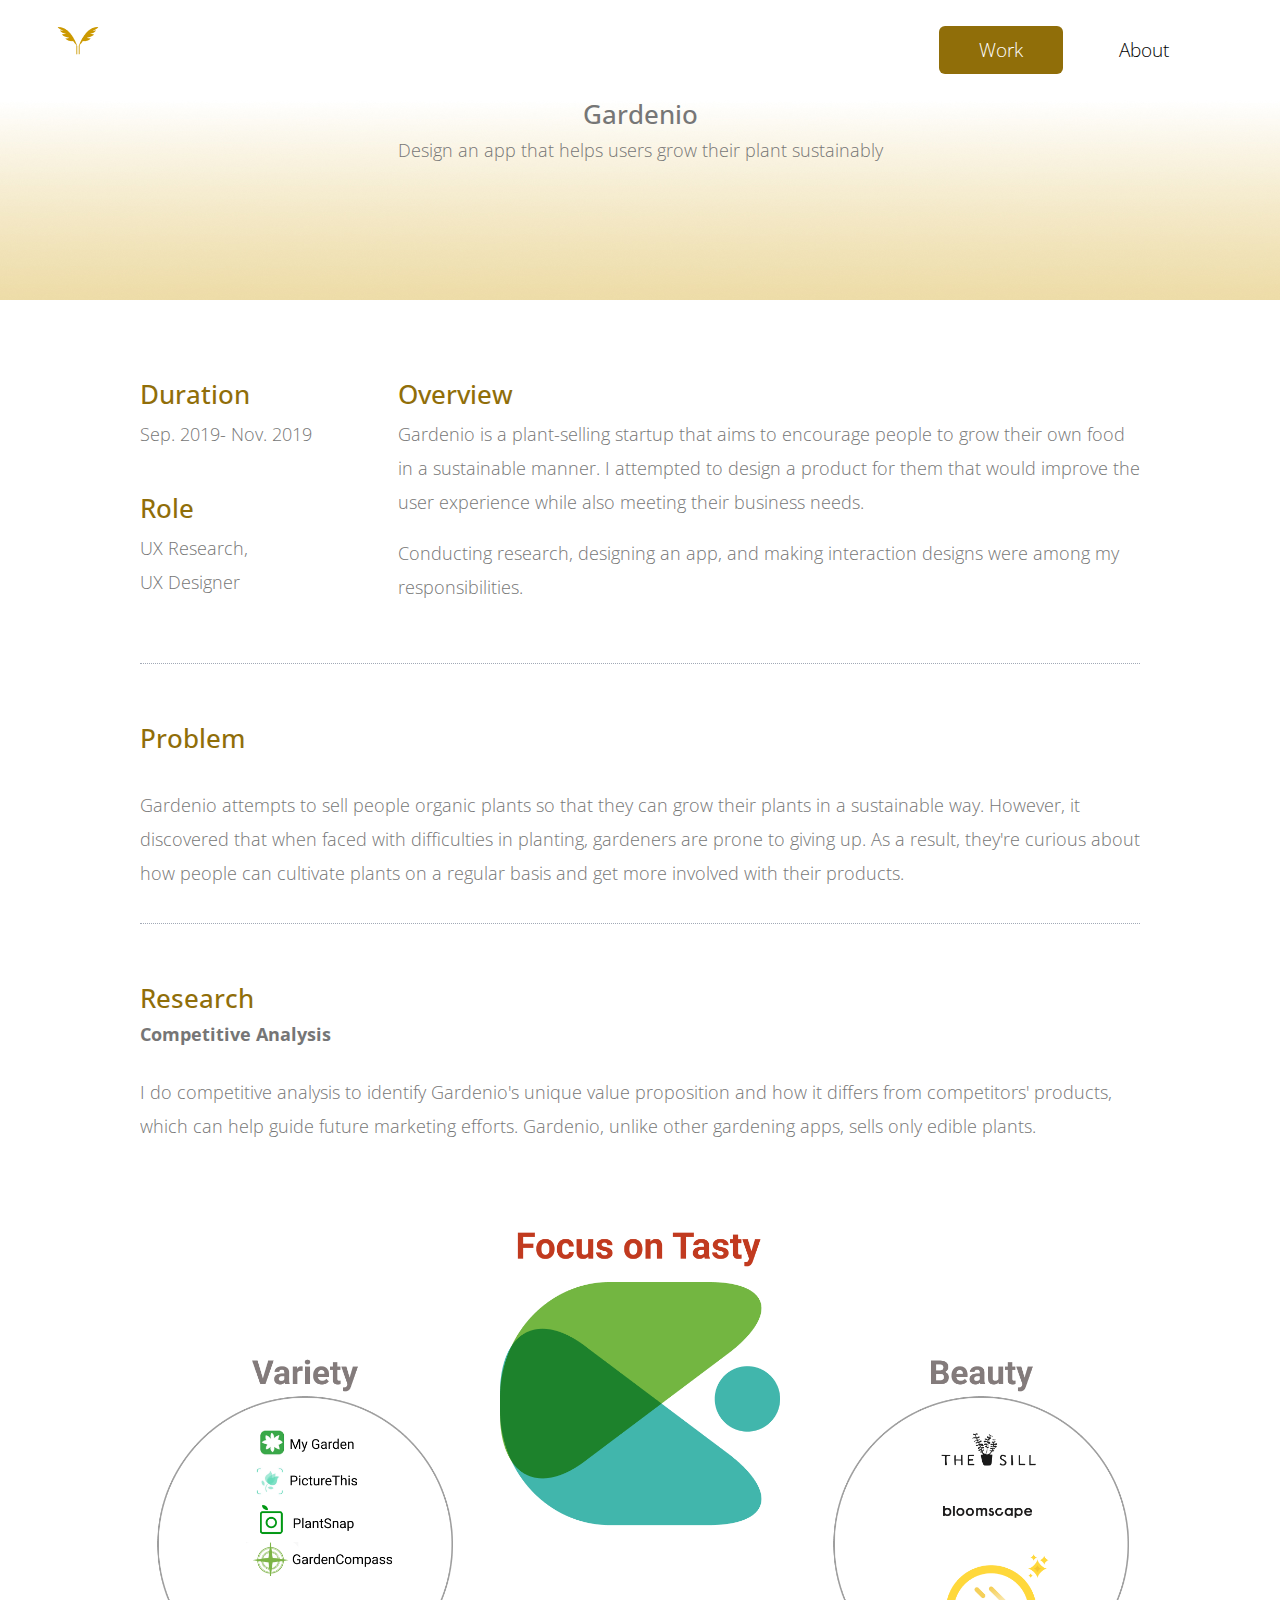
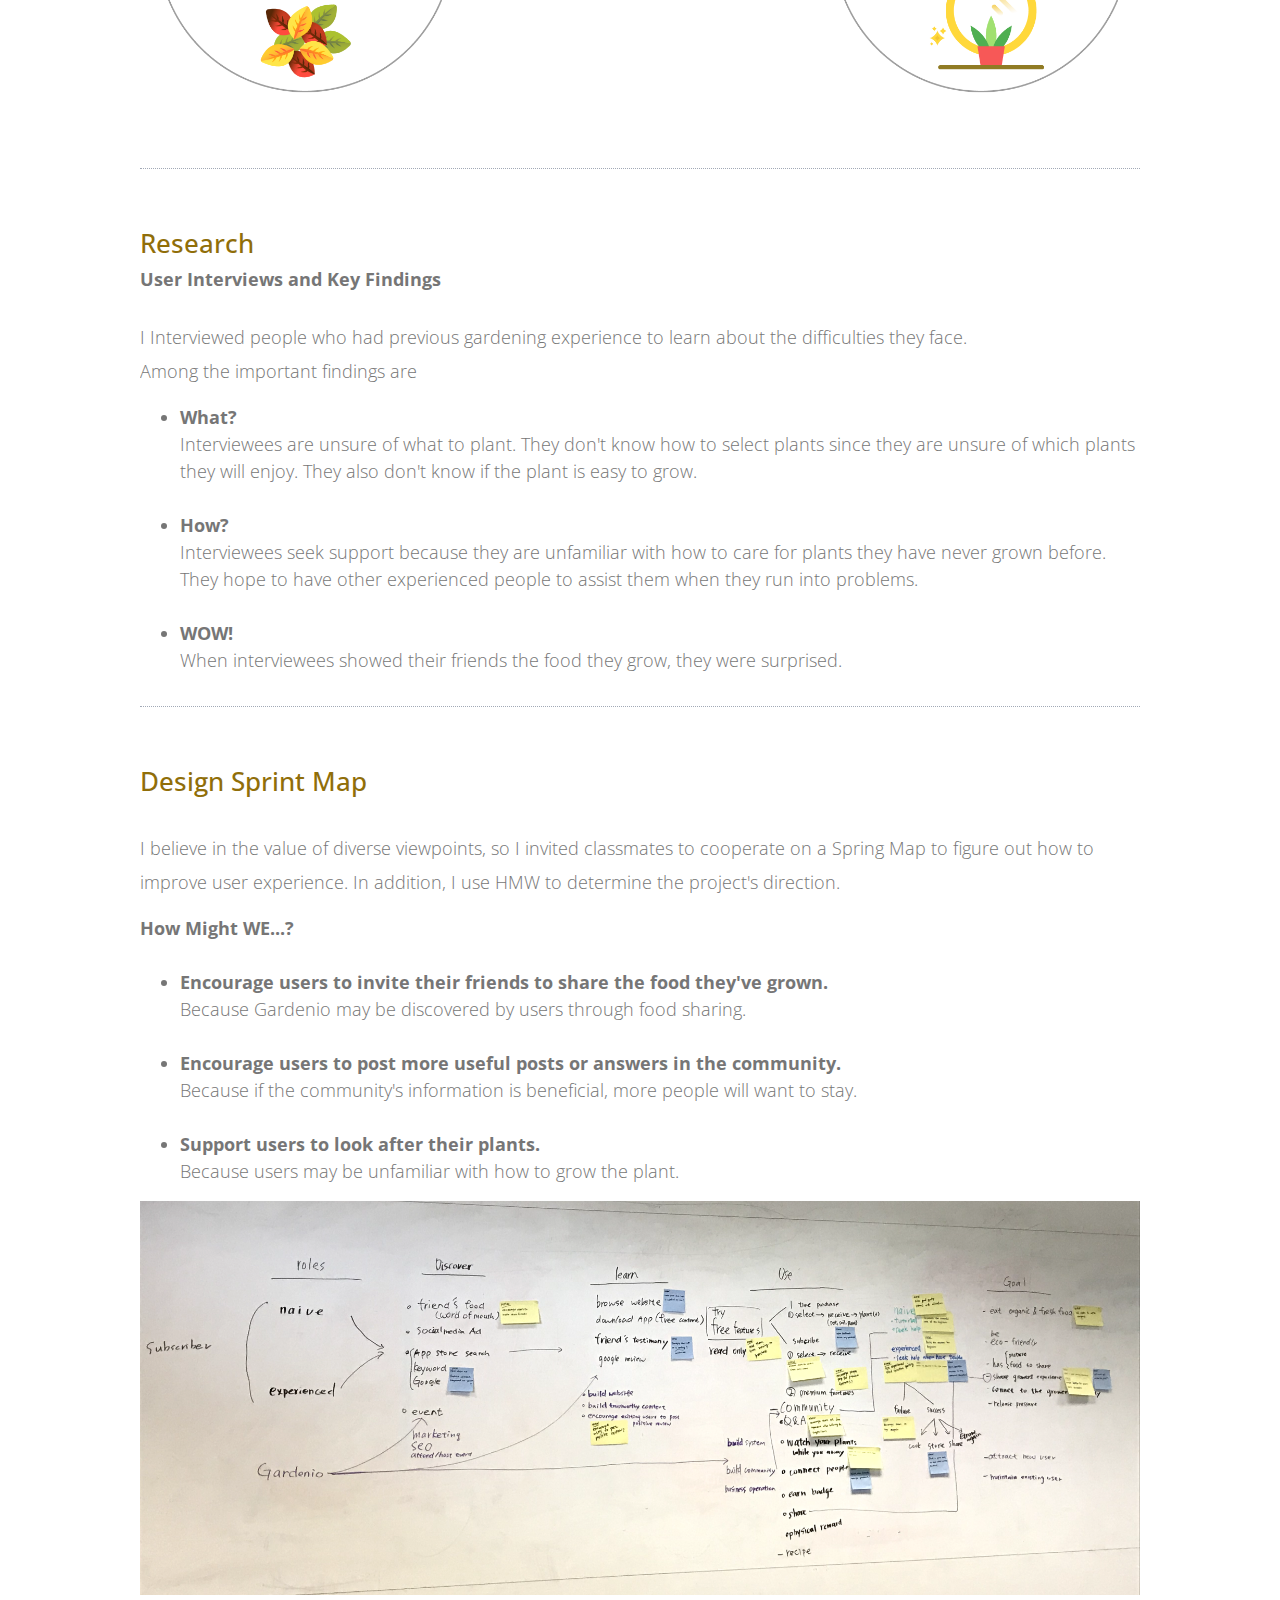
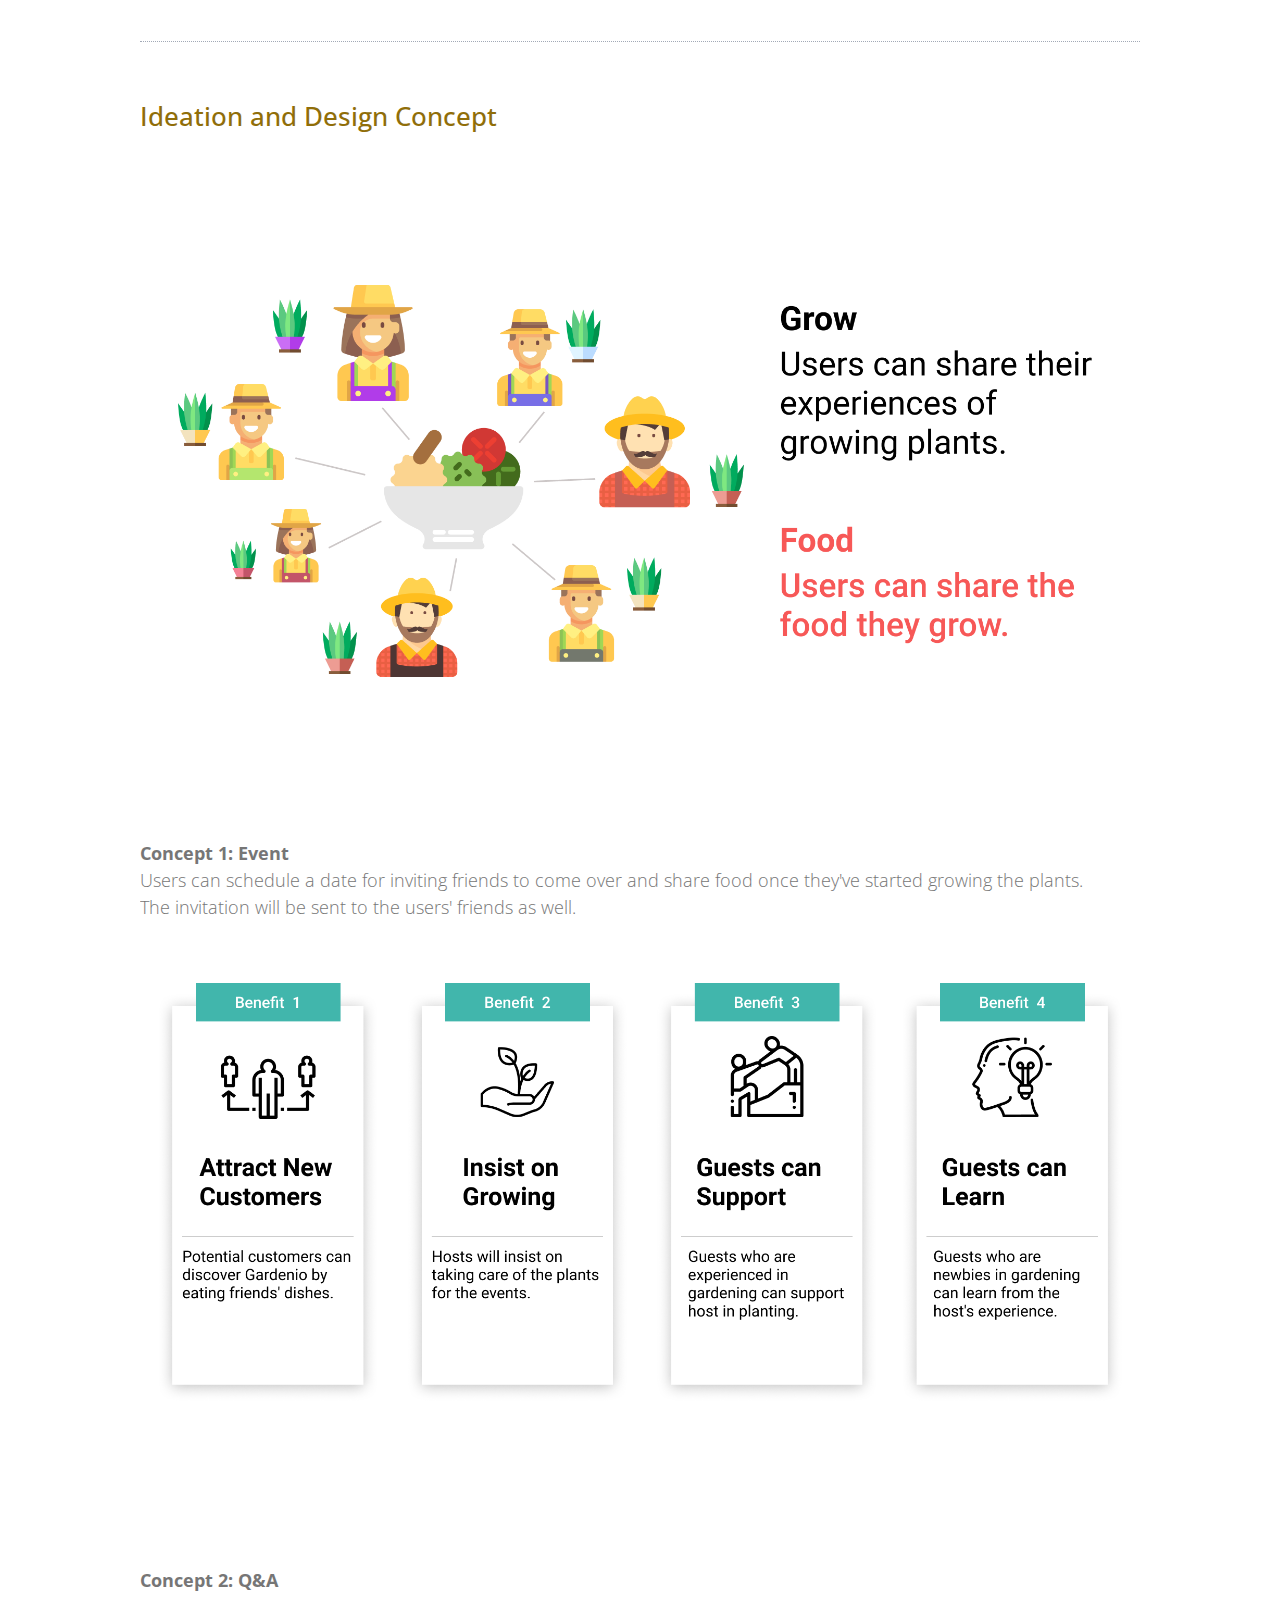
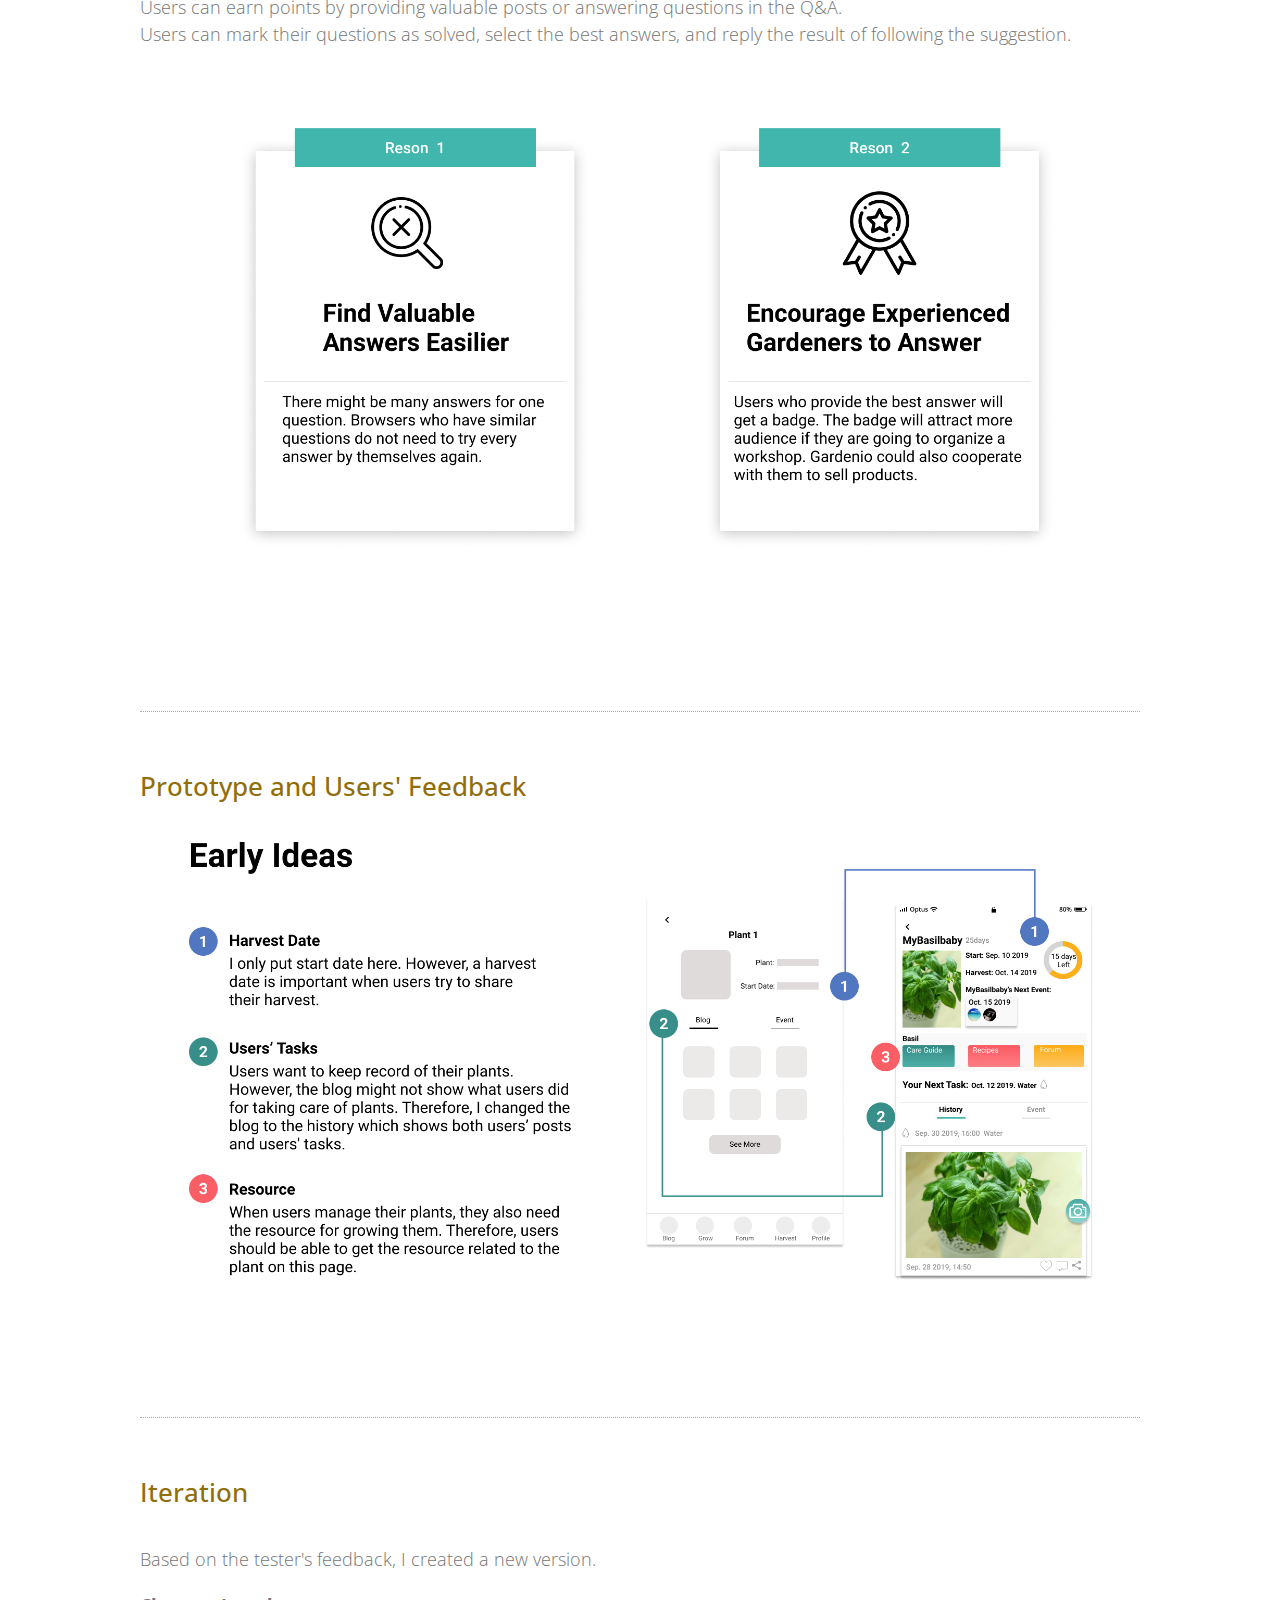
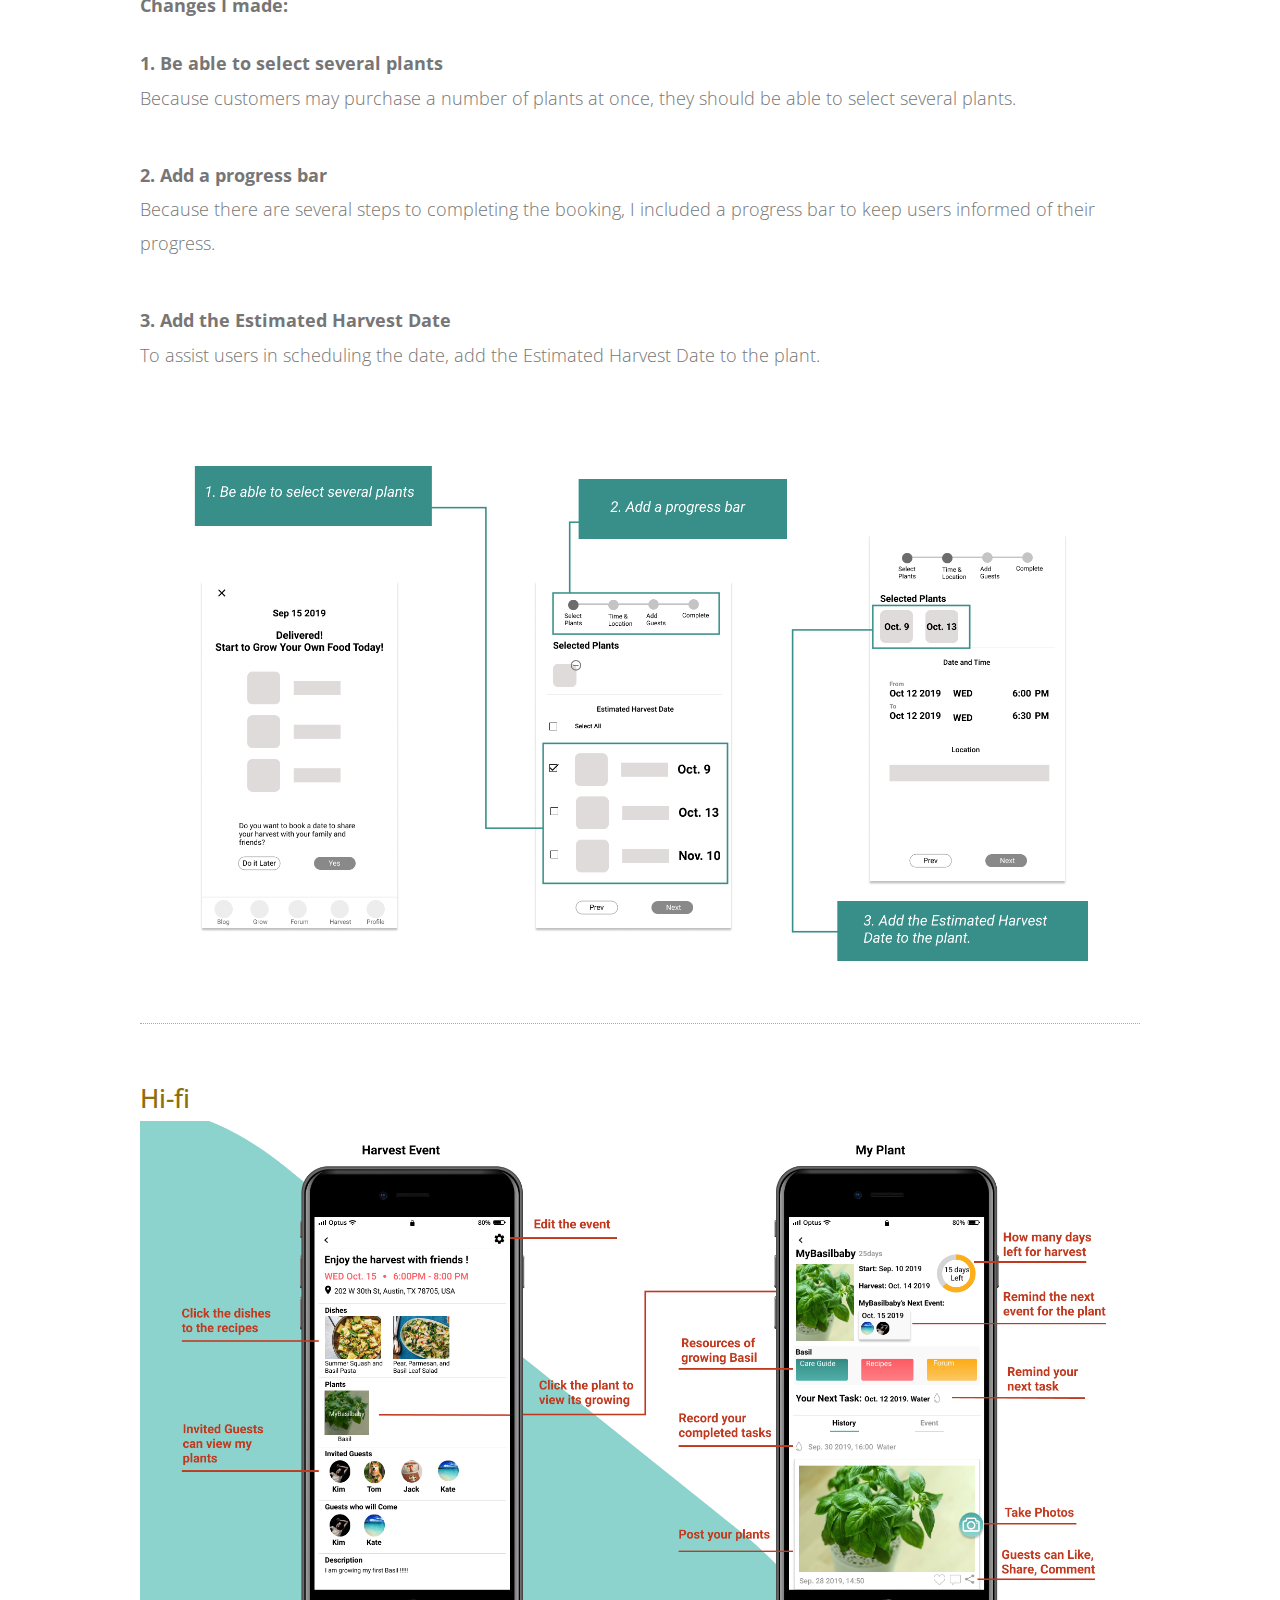
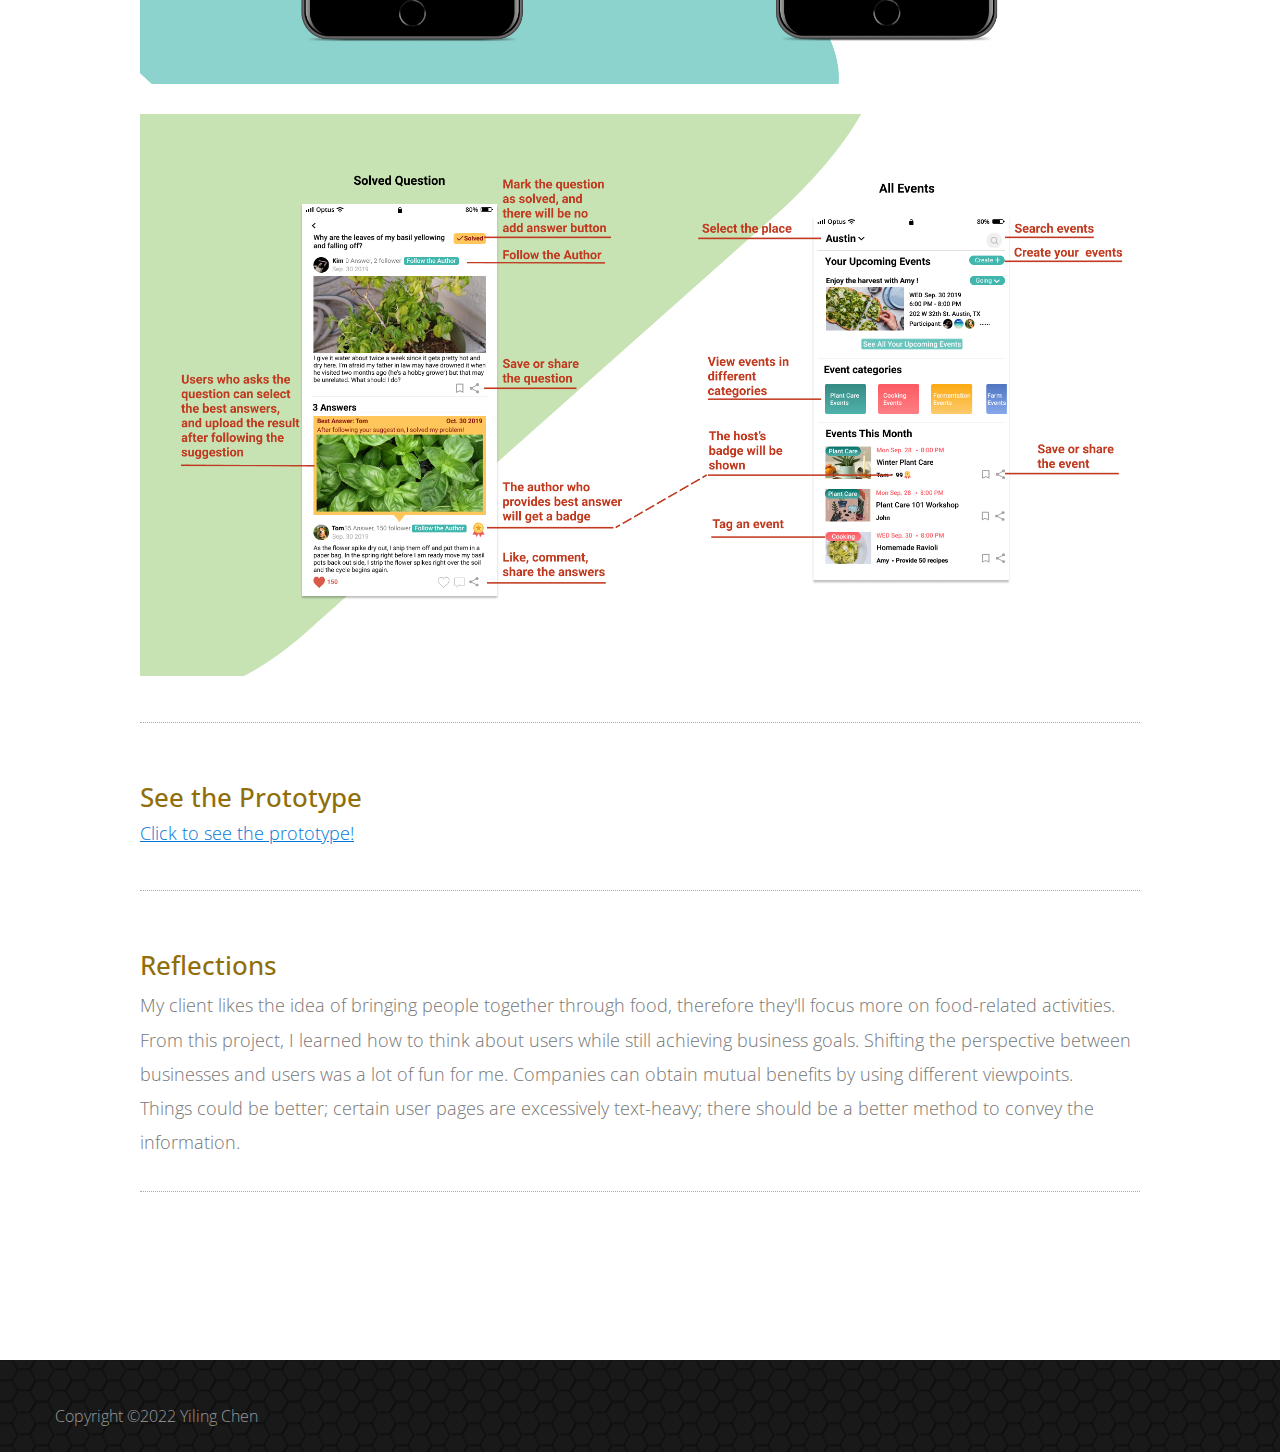
<file: gardenio.html>
<!DOCTYPE html>
<html>
<head>
    <meta charset="utf-8">
    <meta http-equiv="X-UA-Compatible" content="IE=edge">
    <meta name="viewport" content="width=device-width, initial-scale=1">

    <title>Yiling Chen</title>
    <link rel="icon" href=img/logo.ico type="image/icon type">
<!--
Classic Template
http://www.templatemo.com/tm-488-classic
-->
    <!-- load stylesheets -->
    <link rel="stylesheet" href="https://fonts.googleapis.com/css?family=Open+Sans:300,400">  <!-- Google web font "Open Sans" -->
    <link rel="stylesheet" href="css/bootstrap.min.css">                                      <!-- Bootstrap style -->
    <link rel="stylesheet" href="css/templatemo-style.css">                                   <!-- Templatemo style -->

    <!-- HTML5 shim and Respond.js for IE8 support of HTML5 elements and media queries -->
    <!-- WARNING: Respond.js doesn't work if you view the page via file:// -->
        <!--[if lt IE 9]>
          <script src="https://oss.maxcdn.com/html5shiv/3.7.2/html5shiv.min.js"></script>
          <script src="https://oss.maxcdn.com/respond/1.4.2/respond.min.js"></script>
          <![endif]-->
</head>

    <body>
       
        <div class="tm-header">
            <div class="container-fluid">
                <div class="tm-header-inner">
                    <a href="index.html"> <img src="img/logo.png" alt="logo" class="tm-margin-b-20 img-fluid"></a>
                   
                    
                    <!-- navbar -->
                    <nav class="navbar tm-main-nav">

                        <button class="navbar-toggler hidden-md-up" type="button" data-toggle="collapse" data-target="#tmNavbar">
                            &#9776;
                        </button>
                        
                        <div class="collapse navbar-toggleable-sm" id="tmNavbar">
                            <ul class="nav navbar-nav">
                                <li class="nav-item active">
                                    <a href="index.html" class="nav-link">Work</a>
                                </li>
                                <li class="nav-item">
                                    <a href="about.html" class="nav-link">About</a>
                                </li>
                             
                            </ul>                        
                        </div>
                        
                    </nav>  

                </div>                                  
            </div>            
        </div>

        <div class="tm-about-img-container">
            <h3 text-align:center> Gardenio </h3>
            Design an app that helps users grow their plant sustainably
            
        </div>





        <section class="tm-section">
            <div class="container-fluid">
                <div class="container-project"> 
               

                <div class="row tm-2-rows-sm-swap">
                    <div class="col-xs-12 col-sm-12 col-md-4 col-lg-3 col-xl-3 tm-2-rows-sm-down-2">
                        
                        <h3 class="tm-gold-text">Duration</h3>
                        <p>Sep. 2019- Nov. 2019</p>
                        </br>
                        <h3 class="tm-gold-text">Role</h3>
                        <p>UX Research,<br>UX Designer</p>
                        
                 
                    
                    </div>

                    <div class="col-xs-12 col-sm-12 col-md-8 col-lg-9 col-xl-9 tm-2-rows-sm-down-1">
                        <h3 class="tm-gold-text">Overview</h3>

                        


                        <p>Gardenio is a plant-selling startup that aims to encourage people to grow their own food in a sustainable manner. I attempted to design a product for them that would improve the user experience while also meeting their business needs.</p>
                        <p>Conducting research, designing an app, and making interaction designs were among my responsibilities.</p>
                        <br/>
                    </div>
                </div>
                
                <hr class="hr-edge-weak">





                <div class="row tm-margin-t-mid">
                    <div class="col-xs-12"> 
                        <h3 class="tm-gold-text">Problem</h3><br/>
                        <p>Gardenio attempts to sell people organic plants so that they can grow their plants in a sustainable way. However, it discovered that when faced with difficulties in planting, gardeners are prone to giving up. As a result, they're curious about how people can cultivate plants on a regular basis and get more involved with their products.</p>
                </div></div>
                <hr class="hr-edge-weak">

                <div class="row tm-margin-t-mid">
                    <div class="col-xs-12"> 
                        <h3 class="tm-gold-text">Research</h3>
                        <b>Competitive Analysis</b><br/><br/>
                        <p>I do competitive analysis to identify Gardenio's unique value proposition and how it differs from competitors' products, which can help guide future marketing efforts.

                            Gardenio, unlike other gardening apps, sells only edible plants.</p>
                        <img src="img/gardenio/1.png" alt="Image" class="img-fluid tm-img-post">
                    </div></div>
                <hr class="hr-edge-weak">  
                
                
                
            



                <div class="row tm-margin-t-mid">
                    <div class="col-xs-12"> 
                        <h3 class="tm-gold-text">Research</h3>
                        <b>User Interviews and Key Findings</b><br/><br/>
                        <p>I Interviewed people who had previous gardening experience to learn about the difficulties they face.<br/>

                            Among the important findings are</p>
                            <ul>
                                <li><b>What?</b><br/>Interviewees are unsure of what to plant. They don't know how to select plants since they are unsure of which plants they will enjoy. They also don't know if the plant is easy to grow.</li><br/>
                                <li><b>How?</b><br/>Interviewees seek support because they are unfamiliar with how to care for plants they have never grown before. They hope to have other experienced people to assist them when they run into problems.</li><br/>
                                <li><b>WOW!</b><br/>When interviewees showed their friends the food they grow, they were surprised.</li>
                            </ul>
                     
                    </div></div>
                <hr class="hr-edge-weak">    

                

                
                

                <div class="row tm-margin-t-mid">
                    <div class="col-xs-12"> 
                        <h3 class="tm-gold-text">Design Sprint Map</h3><br/>
                        <p>I believe in the value of diverse viewpoints, so I invited classmates to cooperate on a Spring Map to figure out how to improve user experience. In addition, I use HMW to determine the project's direction.</p>
                        
                        <b>How Might WE...?</b><br/><br/>
                        <ul>
                            <li><b>Encourage users to invite their friends to share the food they've grown.</b><br/>
                                  Because Gardenio may be discovered by users through food sharing. </li><br/>
                            <li><b>Encourage users to post more useful posts or answers in the community.</b><br/>
                                Because if the community's information is beneficial, more people will want to stay.
                            </li><br/>
                            <li><b>Support users to look after their plants.</b><br/>
                                Because users may be unfamiliar with how to grow the plant.</li>
                        </ul>
                        <img src="img/gardenio/2.png" alt="Image" class="img-fluid tm-img-post">
                    </div></div>
                <hr class="hr-edge-weak">  
                
                

                <div class="row tm-margin-t-mid">
                    <div class="col-xs-12"> 
                        <h3 class="tm-gold-text">Ideation and Design Concept</h3><br/><br/>

                        <img src="img/gardenio/3.png" alt="Image" class="img-fluid tm-img-post"><br/><br/>

                        <b>Concept 1: Event</b><br/>
                        Users can schedule a date for inviting friends to come over and share food once they've started growing the plants. <br/>The invitation will be sent to the users' friends as well.
                        <img src="img/gardenio/4.png" alt="Image" class="img-fluid tm-img-post"><br/><br/>
                        <b>Concept 2: Q&A</b><br/>
                        Users can earn points by providing valuable posts or answering questions in the Q&A.<br/>
                        Users can mark their questions as solved, select the best answers, and reply the result of following the suggestion.<br/>
                        <img src="img/gardenio/5.png" alt="Image" class="img-fluid tm-img-post"><br/><br/>
                       
                      
                     
                    </div></div>
                <hr class="hr-edge-weak">     


                          
                

                <div class="row tm-margin-t-mid">
                    <div class="col-xs-12"> 
                        <h3 class="tm-gold-text">Prototype and Users' Feedback</h3>
                        
                        <img src="img/gardenio/6.png" alt="Image" class="img-fluid tm-img-post">
                    </div></div>
                <hr class="hr-edge-weak"> 



                <div class="row tm-margin-t-mid">
                    <div class="col-xs-12"> 
                        <h3 class="tm-gold-text">Iteration</h3><br/>
                        <p>Based on the tester's feedback, I created a new version.</p>
                        <b>Changes I made:</b><br/><br/>

                        
                            <p><b>1. Be able to select several plants</b><br/>
                                Because customers may purchase a number of plants at once, they should be able to select several plants. </p><br/>
                            <p><b>2. Add a progress bar</b><br/>
                                Because there are several steps to completing the booking, I included a progress bar to keep users informed of their progress.
                            </p><br/>
                            <p><b>3. Add the Estimated Harvest Date</b><br/>
                                To assist users in scheduling the date, add the Estimated Harvest Date to the plant.</p><br/>
              
                        <img src="img/gardenio/wireframe_v2_1.png" alt="Image" class="img-fluid tm-img-post">
                    </div></div>
                <hr class="hr-edge-weak">     
             

                

                <div class="row tm-margin-t-mid">
                    <div class="col-xs-12"> 
                        <h3 class="tm-gold-text">Hi-fi</h3>


                        <img src="img/gardenio/7.png" alt="Image" class="img-fluid tm-img-post">
                        <img src="img/gardenio/8.png" alt="Image" class="img-fluid tm-img-post">


                      

                    </div></div>
                <hr class="hr-edge-weak">     
                
                <div class="row tm-margin-t-mid">
                    <div class="col-xs-12"> 
                        <h3 class="tm-gold-text">See the Prototype</h3>
                        <a href="https://www.figma.com/proto/hO0XhMF2CYIztaRswihSOB/Prototype?node-id=6%3A5&scaling=scale-down&page-id=0%3A1&starting-point-node-id=6%3A5&show-proto-sidebar=1" target="_blank"><u>Click to see the prototype!</u></a><br/>
                        <br/>
                    </div></div>
                <hr class="hr-edge-weak">    



                <div class="row tm-margin-t-mid">
                    <div class="col-xs-12"> 
                        <h3 class="tm-gold-text">Reflections</h3>
                        <p>My client likes the idea of bringing people together through food, therefore they'll focus more on food-related activities. <br/>
                            From this project, I learned how to think about users while still achieving business goals. Shifting the perspective between businesses and users was a lot of fun for me.
                            Companies can obtain mutual benefits by using different viewpoints. <br/>Things could be better; certain user pages are excessively text-heavy; there should be a better method to convey the information.</p>
                    </div></div>
                <hr class="hr-edge-weak">    

         


                
                <div class="row tm-margin-t-mid">
                    <div class="col-xs-12">    
                
                
                <h3 class="tm-gold-text"></h3>

                
              <!--  <img src="img/portfolio5.jpg" alt="Image" class="img-fluid tm-img-post" style="display:block; margin:auto;"> -->
            
            
                </div>


               
                </div>
            </div>
        </section>





  
        
        <footer class="tm-footer">
            <div class="container-fluid">
                <div class="row">
                    
                    <div class="col-xs-12 col-sm-6 col-md-6 col-lg-3 col-xl-3">
                        
               
                                                
                    </div>

                    <div class="col-xs-12 col-sm-6 col-md-6 col-lg-3 col-xl-3">
                        
               
                                                
                    </div>

 

                    <!-- Add the extra clearfix for only the required viewport 
                        http://stackoverflow.com/questions/24590222/bootstrap-3-grid-with-different-height-in-each-item-is-it-solvable-using-only
                    -->
                    <div class="clearfix hidden-lg-up"></div>

                    <div class="col-xs-12 col-sm-6 col-md-6 col-lg-3 col-xl-3">

               
                        
                    </div>

                    <div class="col-xs-12 col-sm-6 col-md-6 col-lg-3 col-xl-3">

            
                        
                    </div>


                </div>

                <div class="row">
                    <div class="col-xs-12 tm-copyright-col">
                        <p class="tm-copyright-text">Copyright ©2022 Yiling Chen</p>
                    </div>
                </div>
            </div>
        </footer>

        <!-- load JS files -->
        <script src="js/jquery-1.11.3.min.js"></script>             <!-- jQuery (https://jquery.com/download/) -->
        <script src="https://www.atlasestateagents.co.uk/javascript/tether.min.js"></script> <!-- Tether for Bootstrap, http://stackoverflow.com/questions/34567939/how-to-fix-the-error-error-bootstrap-tooltips-require-tether-http-github-h --> 
        <script src="js/bootstrap.min.js"></script>                 <!-- Bootstrap (http://v4-alpha.getbootstrap.com/) -->
       
</body>
</html>
</file>
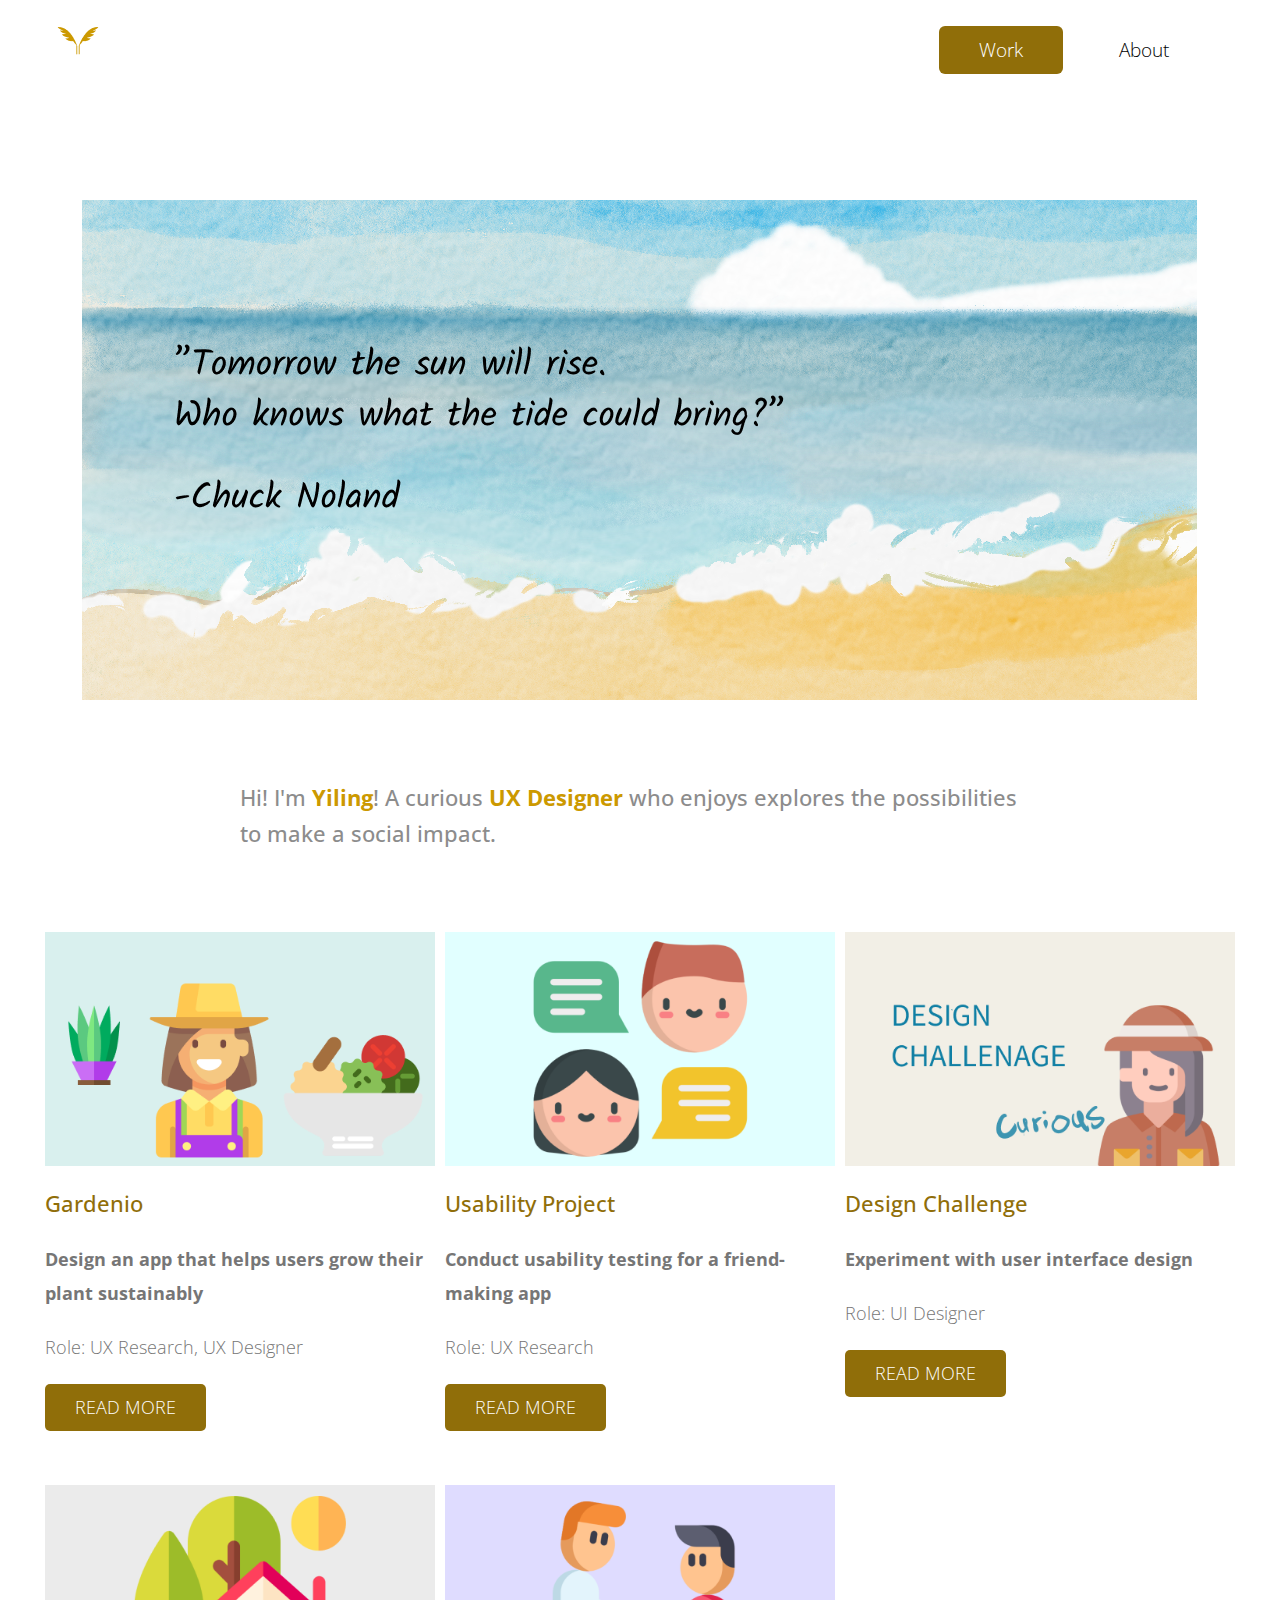
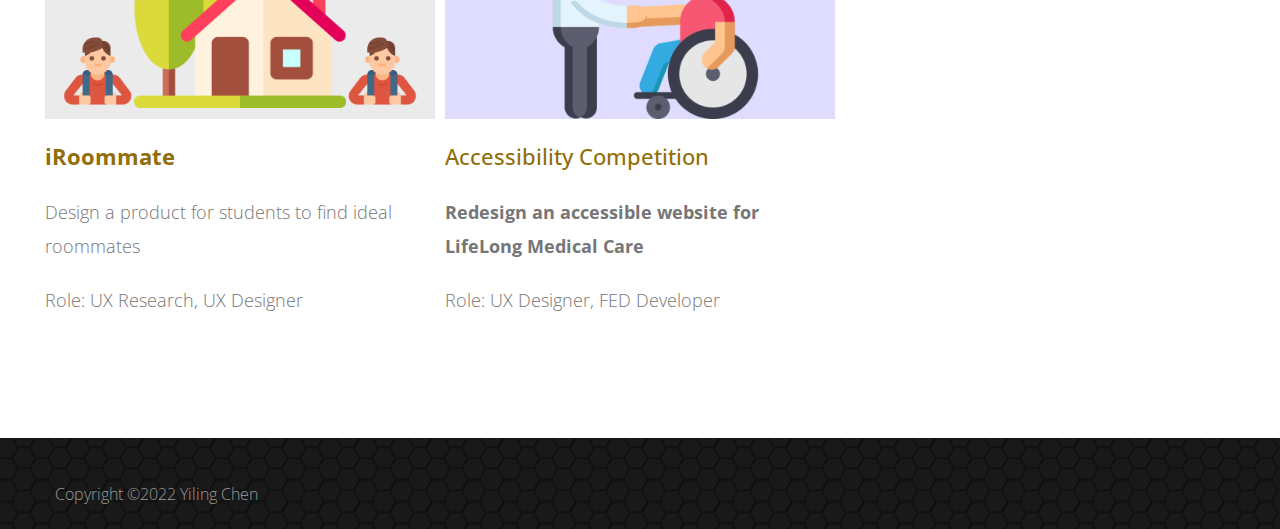
<file: index_back.html>
<!DOCTYPE html>
<html>
<head>
    <meta charset="utf-8">
    <meta http-equiv="X-UA-Compatible" content="IE=edge">
    <meta name="viewport" content="width=device-width, initial-scale=1">

    <title>Yiling Chen</title>
    <link rel="icon" href=img/logo.ico type="image/icon type">
<!--
Classic Template
http://www.templatemo.com/tm-488-classic
-->
    <!-- load stylesheets -->
    <link rel="stylesheet" href="https://fonts.googleapis.com/css?family=Open+Sans:300,400">  <!-- Google web font "Open Sans" -->
    <link rel="stylesheet" href="css/bootstrap.min.css">                                      <!-- Bootstrap style -->
    <link rel="stylesheet" href="css/templatemo-style.css">        
    
    <script type="text/javascript" src="https://ajax.googleapis.com/ajax/libs/jquery/2.0.3/jquery.min.js"></script>
<!-- Load jCarousel js -->
<script type="text/javascript" src="js/jquery.jcarousel.js"></script>
<!-- Load MixItUup js -->
<script type="text/javascript" src="js/jquery.mixitup.js"></script>
<!-- Load js -->
<script type="text/javascript" src="js/custom.js"></script><!-- Templatemo style -->

    <!-- HTML5 shim and Respond.js for IE8 support of HTML5 elements and media queries -->
    <!-- WARNING: Respond.js doesn't work if you view the page via file:// -->
        <!--[if lt IE 9]>
          <script src="https://oss.maxcdn.com/html5shiv/3.7.2/html5shiv.min.js"></script>
          <script src="https://oss.maxcdn.com/respond/1.4.2/respond.min.js"></script>
          <![endif]-->
</head>

    <body>
       
        <div class="tm-header">
            <div class="container-fluid">
                <div class="tm-header-inner">
                    <a href="index.html"> <img src="img/logo.png" alt="logo" class="tm-margin-b-20 img-fluid"></a>
                   
                    
                    <!-- navbar -->
                    <nav class="navbar tm-main-nav">

                        <button class="navbar-toggler hidden-md-up" type="button" data-toggle="collapse" data-target="#tmNavbar">
                            &#9776;
                        </button>
                        
                        <div class="collapse navbar-toggleable-sm" id="tmNavbar">
                            <ul class="nav navbar-nav">
                                <li class="nav-item active">
                                    <a href="index.html" class="nav-link">Work</a>
                                </li>
                                <li class="nav-item">
                                    <a href="about.html" class="nav-link">About</a>
                                </li>
                             
                            </ul>                        
                        </div>
                        
                    </nav>  

                </div>                                  
            </div>            
        </div>

        <div class="tm-home-img-container">
            <img src="img/name.png" alt="Image" class="hidden-lg-up img-fluid">
        </div>

        <section class="tm-section">
            <div class="container-fluid">
               
              
            
                <div class="row">
                    <div class="col-xs-12 col-sm-12 col-md-12 col-lg-12 ">
                        <h2 class="tm-subtitle" style="color:#8c8c8c;">Hi! I'm <b style="color:#cc9900;">Yiling</b>! A curious <b style="color:#cc9900;">UX Designer</b> who enjoys explores the possibilities to make a social impact.</h2>
                        <p class="tm-subtitle"></p>
                    </div>
                </div>


                <div class="row">
                    <div class="col-xs-12 col-sm-6 col-md-6 col-lg-4 col-xl-4">

                        <div class="tm-content-box">
                            <a href="gardenio.html"><img src="img/project1.png" alt="Image" class="tm-margin-b-20 img-fluid"></a>
                            <h4 class="tm-margin-b-20 tm-gold-text">Gardenio</h4>
                            <p class="tm-margin-b-20"><b>Design an app that helps users grow their plant sustainably</b></p>
                            <p class="tm-margin-b-20">Role: UX Research, UX Designer</p>
                            <a href="gardenio.html" class="tm-btn text-uppercase">Read More</a>    
                        </div>  

                    </div>

                    <div class="col-xs-12 col-sm-6 col-md-6 col-lg-4 col-xl-4">

                        <div class="tm-content-box">
                            <a href="pop.html"><img src="img/project2.png" alt="Image" class="tm-margin-b-20 img-fluid"></a>
                            <h4 class="tm-margin-b-20 tm-gold-text">Usability Project</h4>
                            <p class="tm-margin-b-20"><b>Conduct usability testing for a friend-making app</b></p>
                            <p class="tm-margin-b-20">Role: UX Research</p>
                            <a href="pop.html" class="tm-btn text-uppercase">Read More</a>    
                        </div>  

                    </div>

                    <div class="col-xs-12 col-sm-6 col-md-6 col-lg-4 col-xl-4">

                        <div class="tm-content-box">
                            <a href="designchallenge.html"><img src="img/project3.png" alt="Image" class="tm-margin-b-20 img-fluid"></a>
                            <h4 class="tm-margin-b-20 tm-gold-text">Design Challenge</h4>
                            <p class="tm-margin-b-20"><b>Experiment with user interface design</b></p>
                            <p class="tm-margin-b-20">Role: UI Designer</p>
                            <a href="designchallenge.html" class="tm-btn text-uppercase">Read More</a>    
                        </div>  

                    </div>



              

           

                    
                </div> <!-- row -->

                <br/><br/>
                <div class="row">
                    <div class="col-xs-12 col-sm-6 col-md-6 col-lg-4 col-xl-4">

                        <div class="tm-content-box">
                            <a href="iroommate.html"><img src="img/project4.png" alt="Image" class="tm-margin-b-20 img-fluid"></a>
                            <h4 class="tm-margin-b-20 tm-gold-text"><b>iRoommate</b></h4>
                            <p class="tm-margin-b-20">Design a product for students to find ideal roommates</p>
                            <p class="tm-margin-b-20">Role: UX Research, UX Designer</p>
                          
                        </div>  

                    </div>

                    <div class="col-xs-12 col-sm-6 col-md-6 col-lg-4 col-xl-4">

                        <div class="tm-content-box">
                            <a href="lifelong.html" ><img src="img/project5.png" alt="Image" class="tm-margin-b-20 img-fluid"></a>
                            <h4 class="tm-margin-b-20 tm-gold-text">Accessibility Competition </h4>
                            <p class="tm-margin-b-20"><b>Redesign an accessible website for LifeLong Medical Care</b></p>
                            <p class="tm-margin-b-20">Role: UX Designer, FED Developer</p>
                            
                        </div>  

                    </div>

                    <div class="col-xs-12 col-sm-6 col-md-6 col-lg-4 col-xl-4">

                        

                    </div>



              

           

                    
                </div> <!-- row -->


                




                

                










            
            </div>
        </section>


 


        
        <footer class="tm-footer">
            <div class="container-fluid">
                <div class="row">
                    
                    <div class="col-xs-12 col-sm-6 col-md-6 col-lg-3 col-xl-3">
                        
               
                                                
                    </div>

                    <div class="col-xs-12 col-sm-6 col-md-6 col-lg-3 col-xl-3">
                        
               
                                                
                    </div>

 

                    <!-- Add the extra clearfix for only the required viewport 
                        http://stackoverflow.com/questions/24590222/bootstrap-3-grid-with-different-height-in-each-item-is-it-solvable-using-only
                    -->
                    <div class="clearfix hidden-lg-up"></div>

                    <div class="col-xs-12 col-sm-6 col-md-6 col-lg-3 col-xl-3">

               
                        
                    </div>

                    <div class="col-xs-12 col-sm-6 col-md-6 col-lg-3 col-xl-3">

            
                        
                    </div>


                </div>

                <div class="row">
                    <div class="col-xs-12 tm-copyright-col">
                        <p class="tm-copyright-text">Copyright ©2022 Yiling Chen</p>
                    </div>
                </div>
            </div>
        </footer>

        <!-- load JS files -->
        <script src="js/jquery-1.11.3.min.js"></script>             <!-- jQuery (https://jquery.com/download/) -->
        <script src="https://www.atlasestateagents.co.uk/javascript/tether.min.js"></script> <!-- Tether for Bootstrap, http://stackoverflow.com/questions/34567939/how-to-fix-the-error-error-bootstrap-tooltips-require-tether-http-github-h --> 
        <script src="js/bootstrap.min.js"></script>                 <!-- Bootstrap (http://v4-alpha.getbootstrap.com/) -->
       
</body>
</html>
</file>
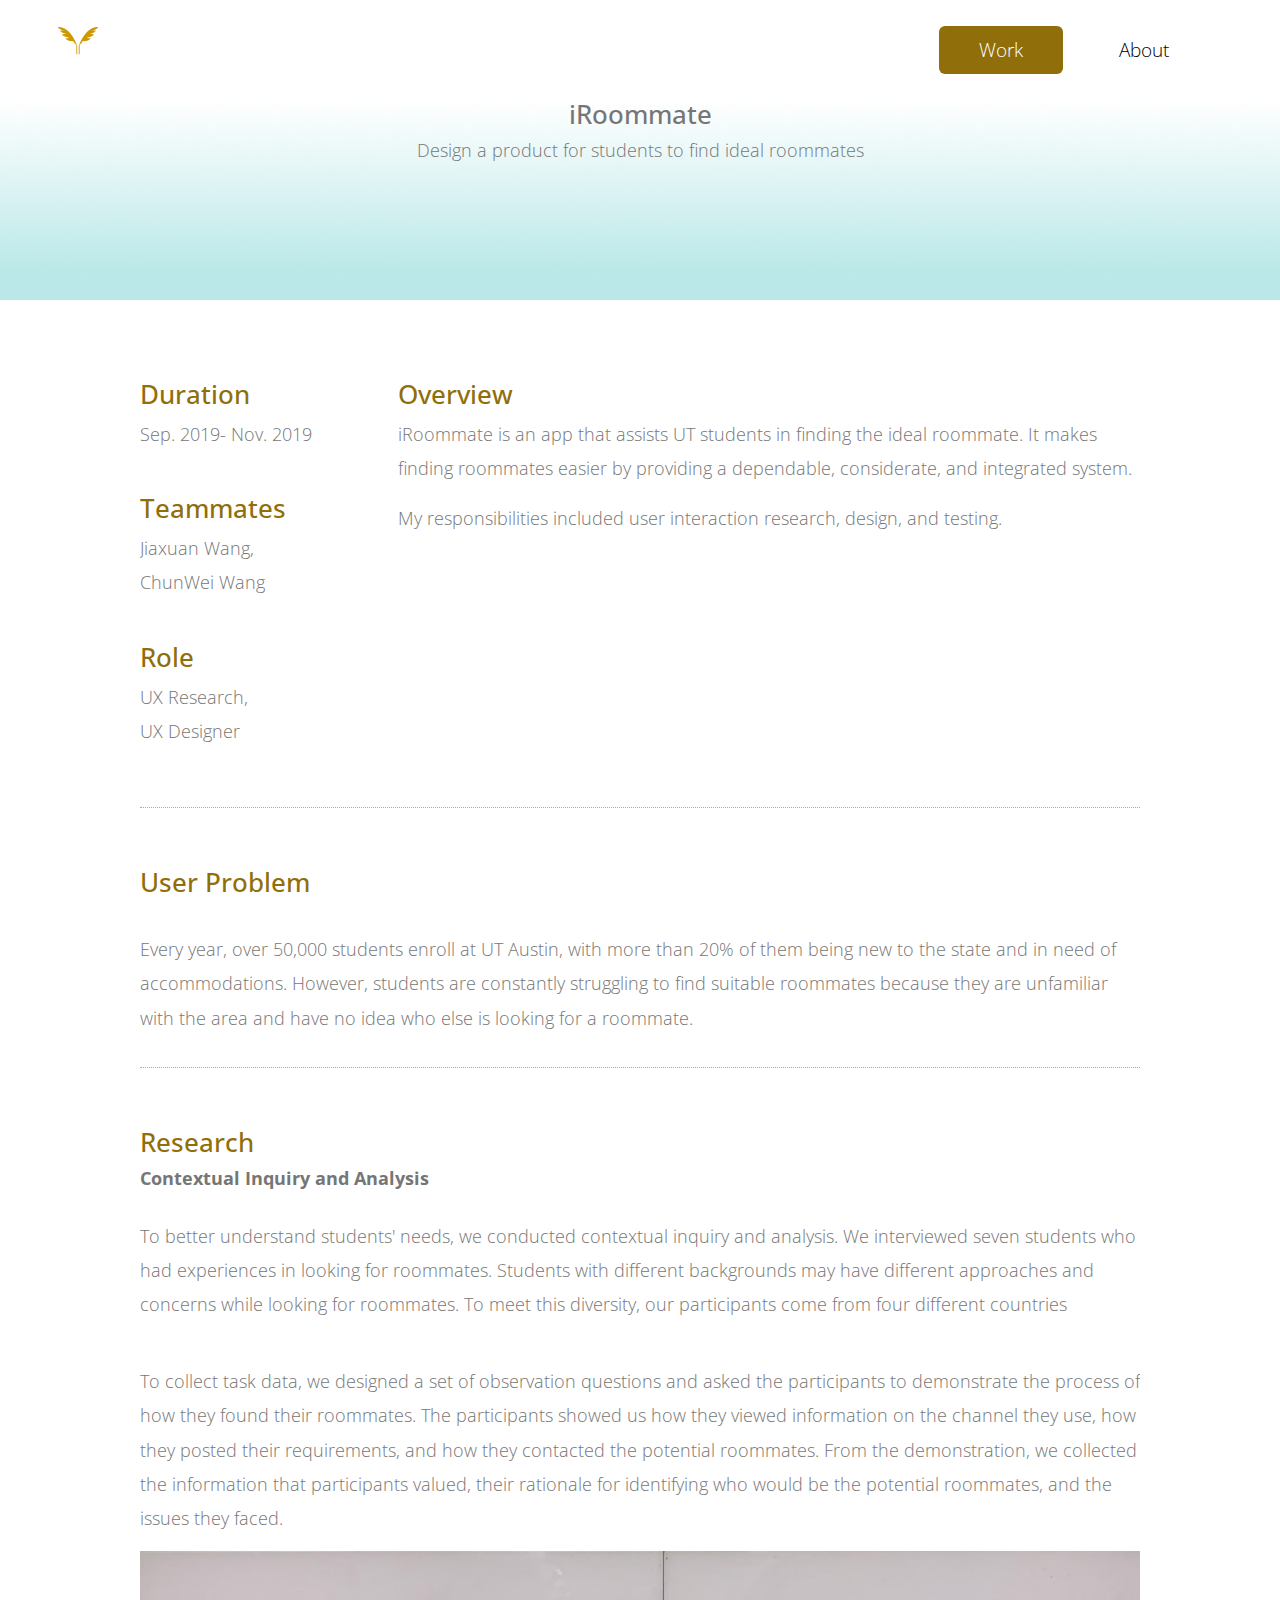
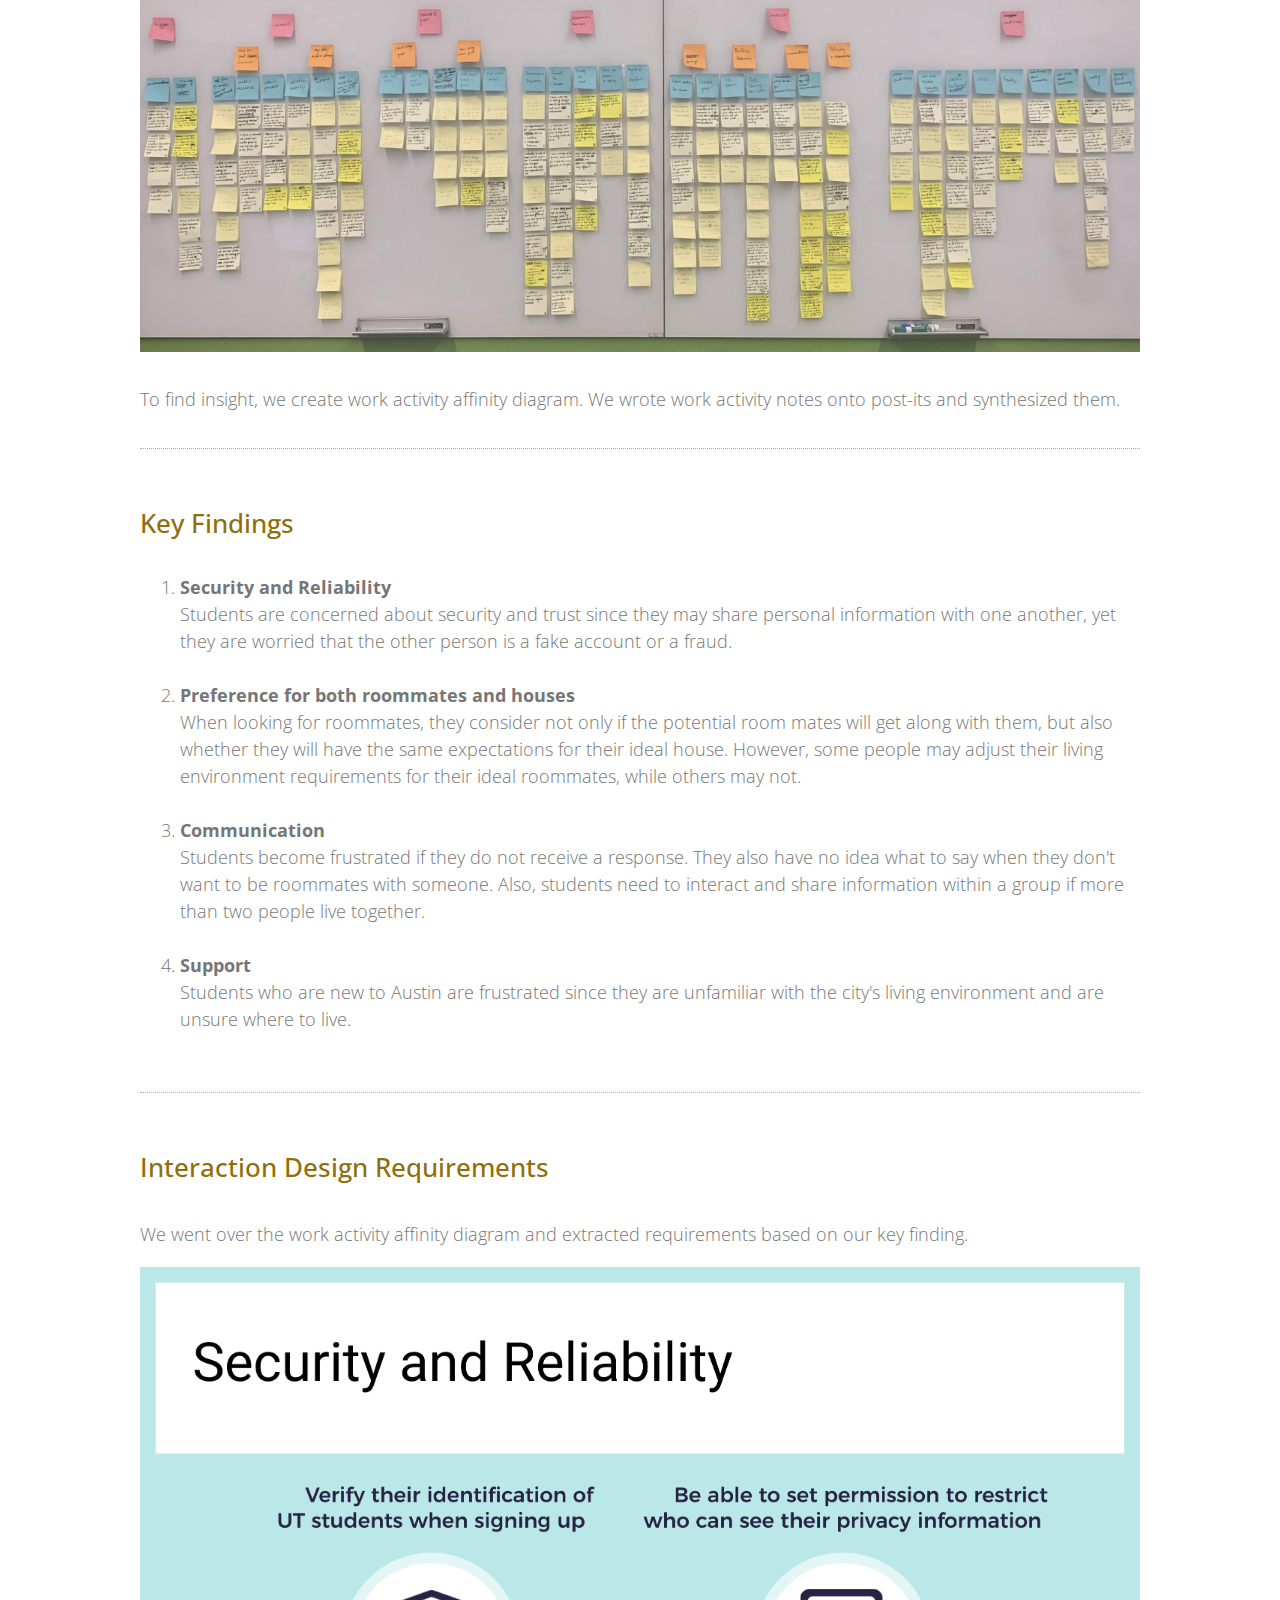
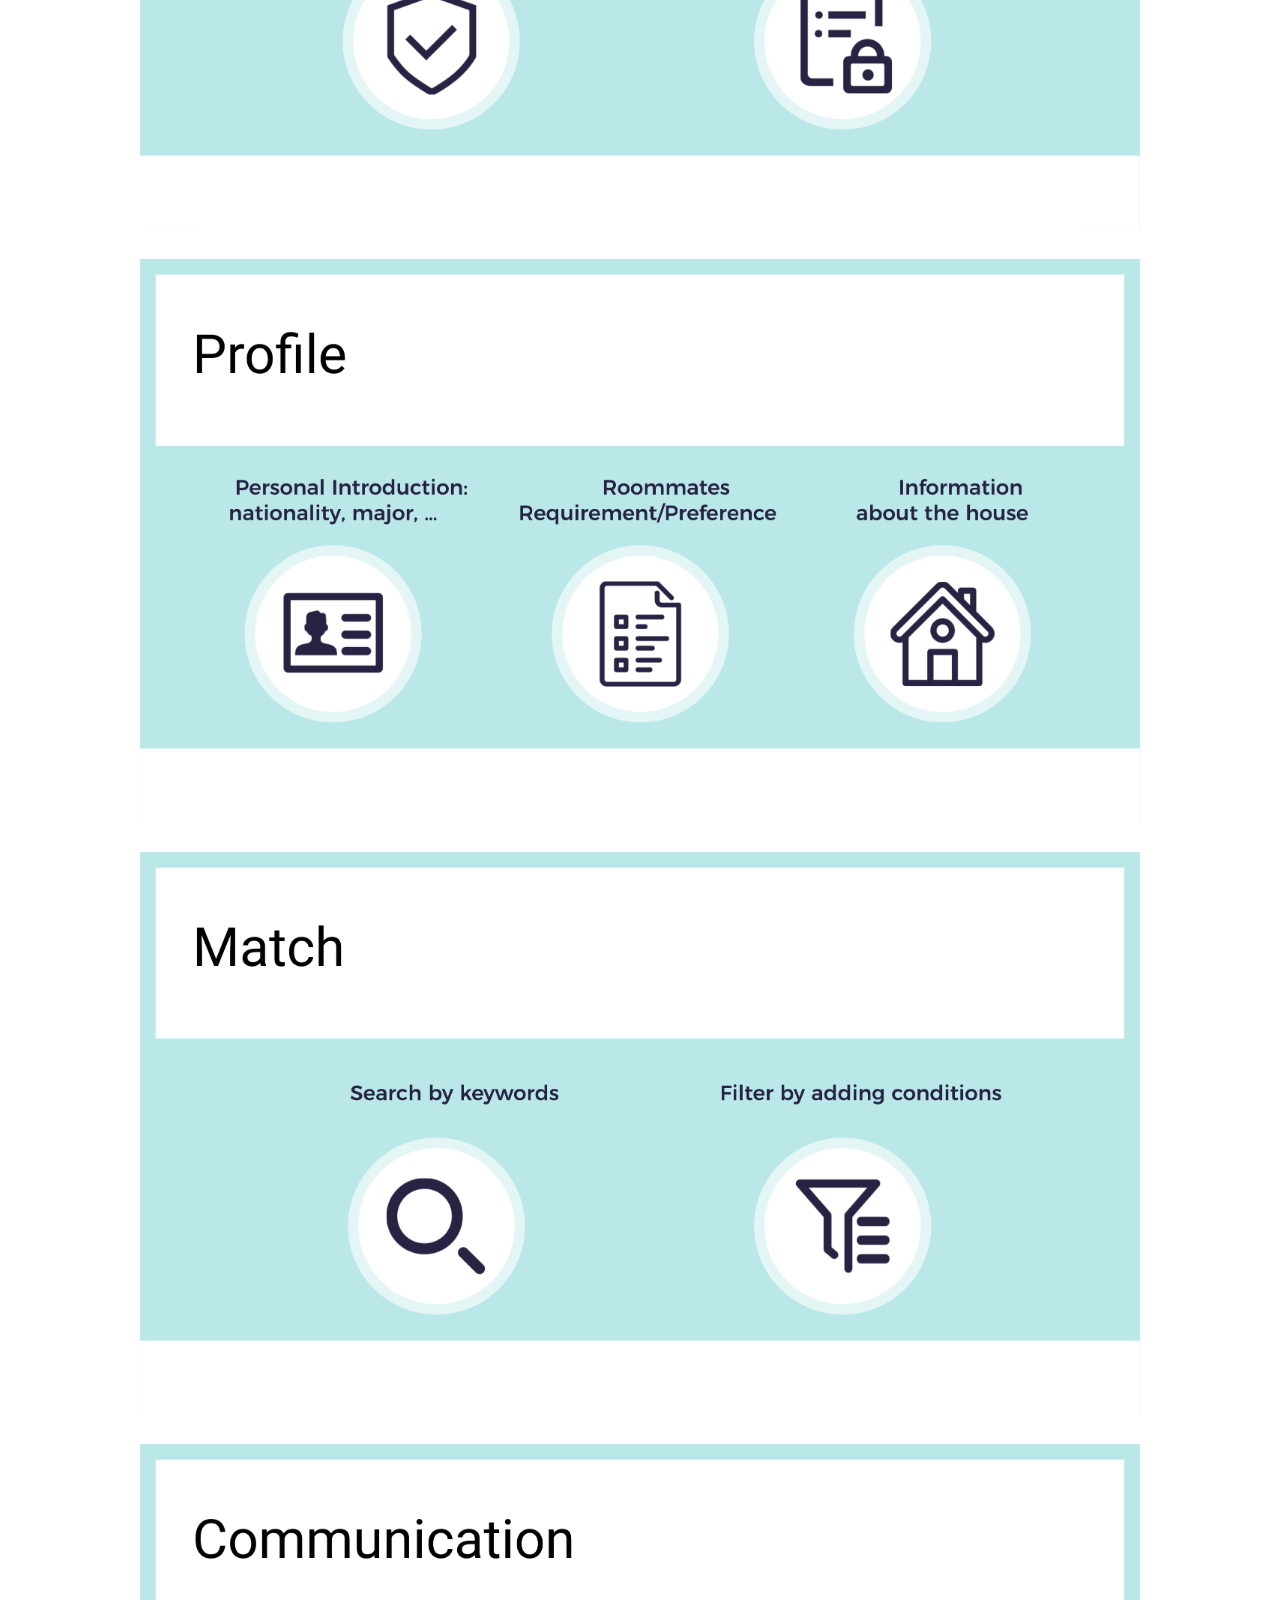
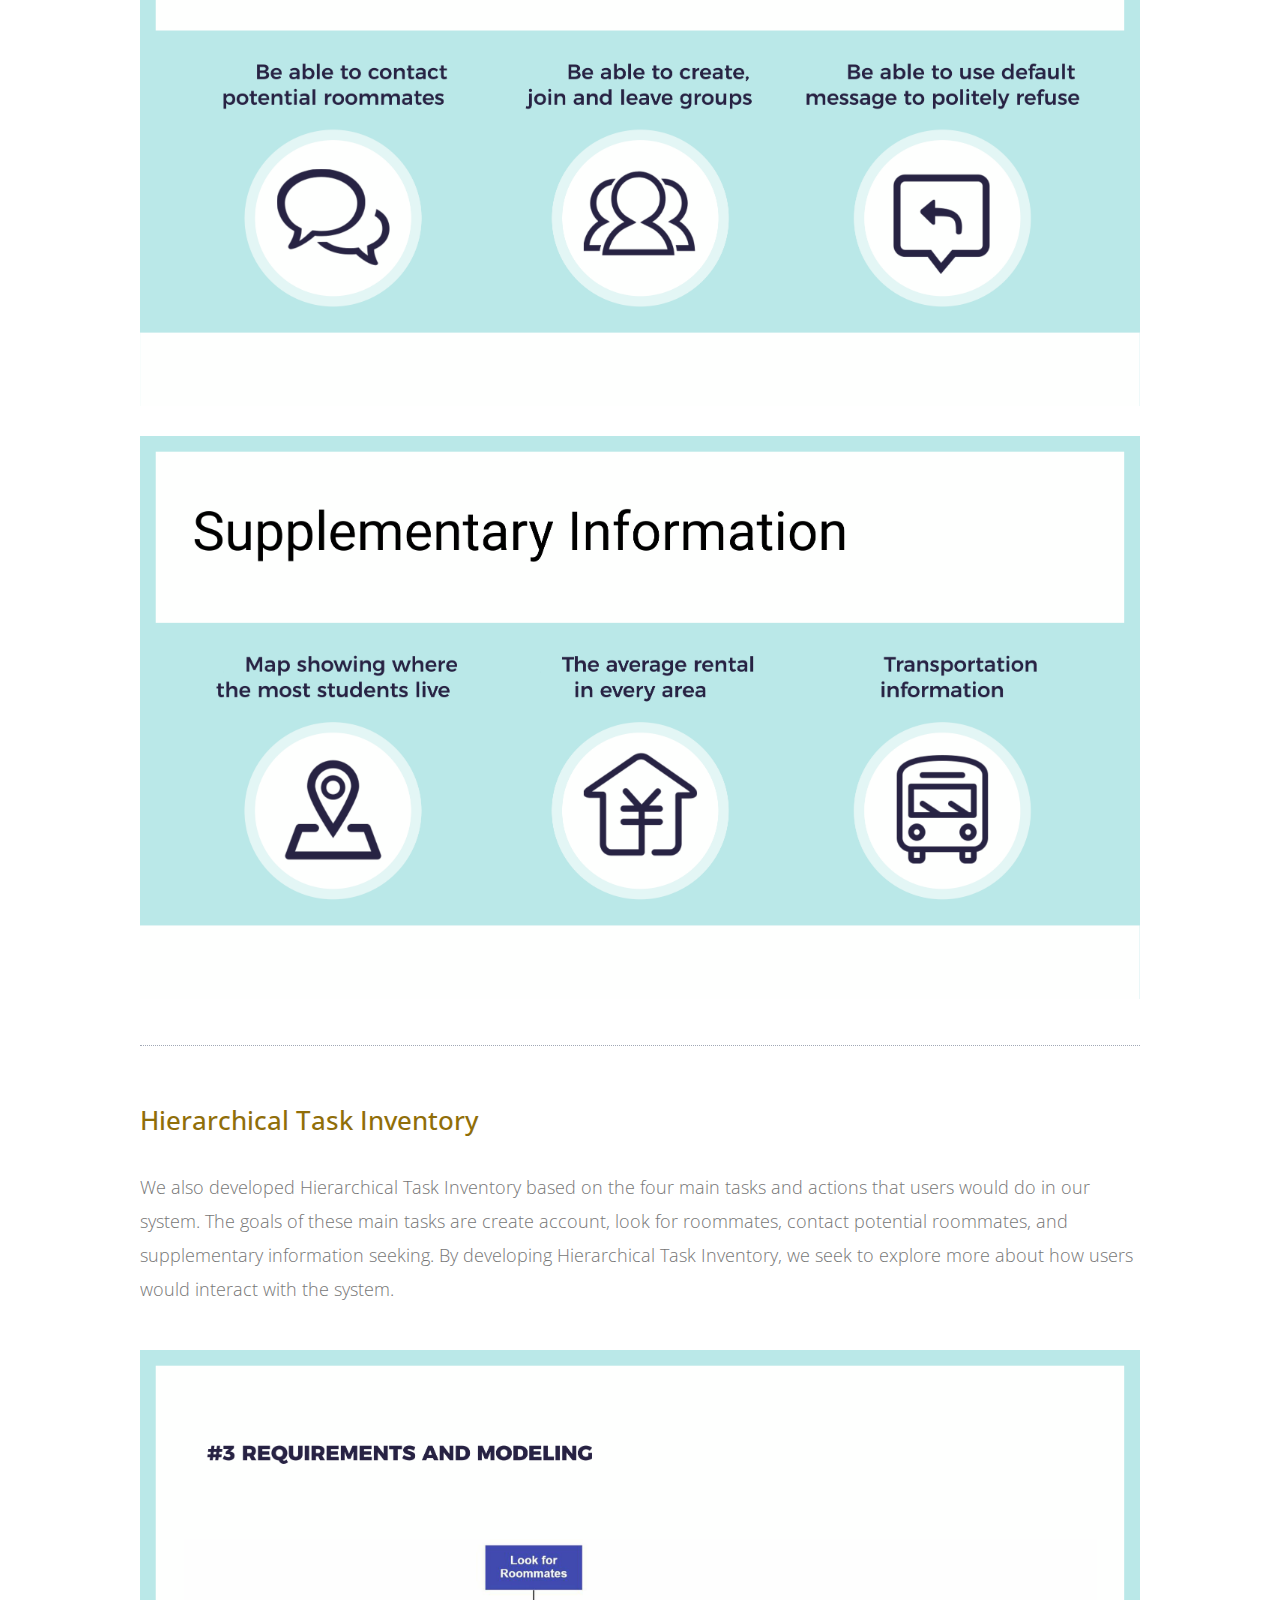
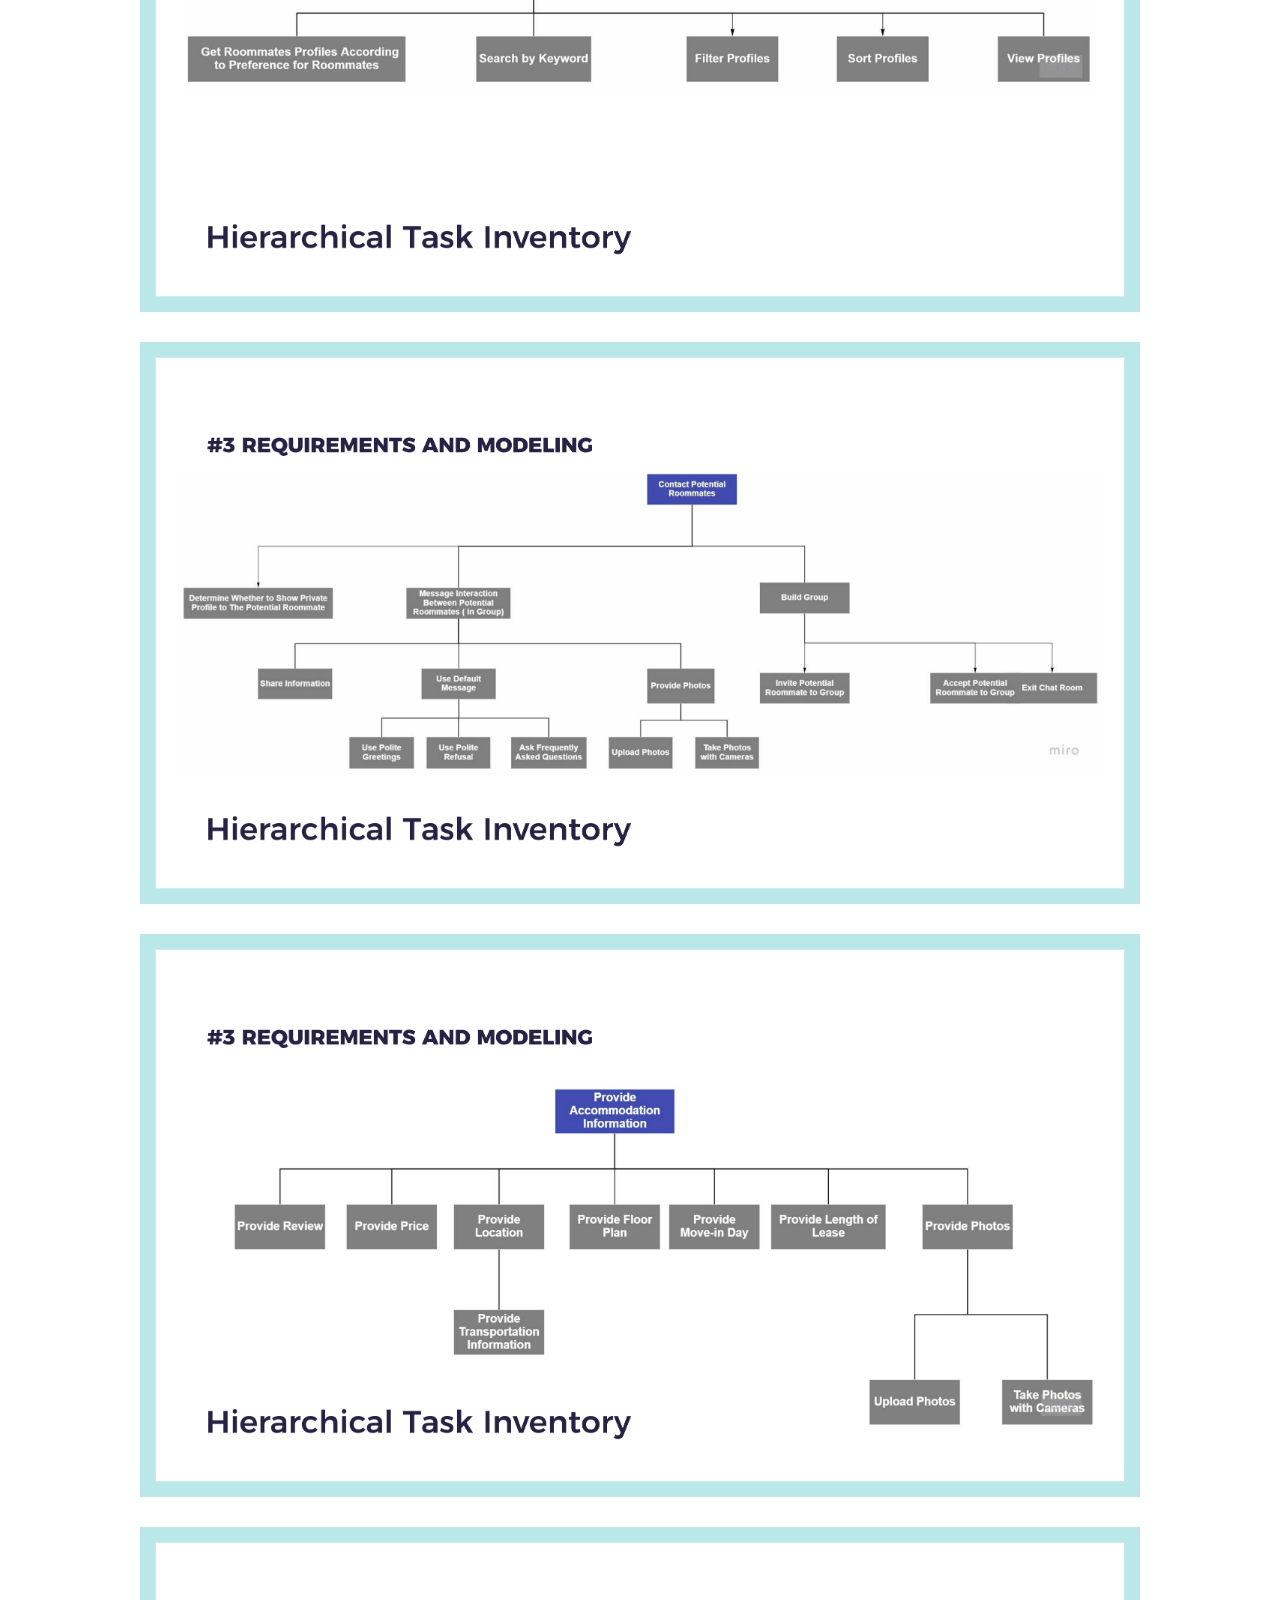
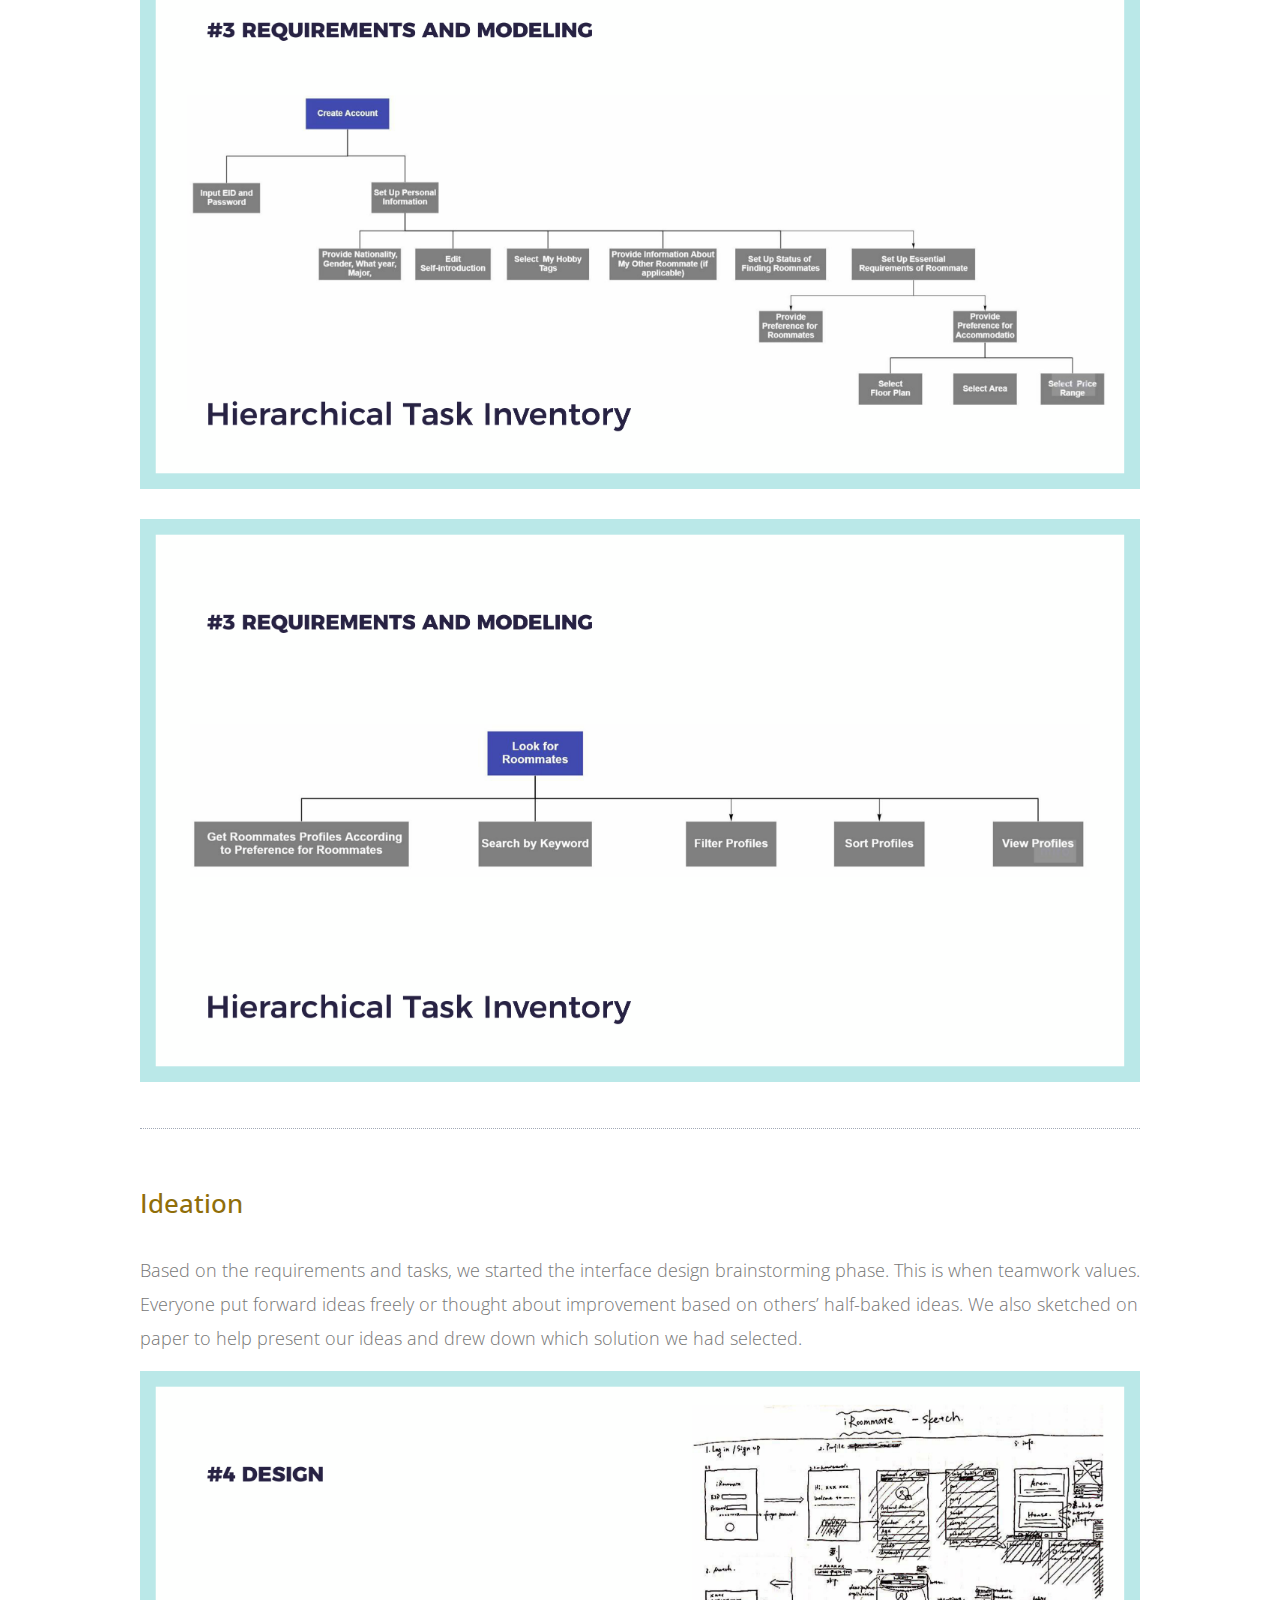
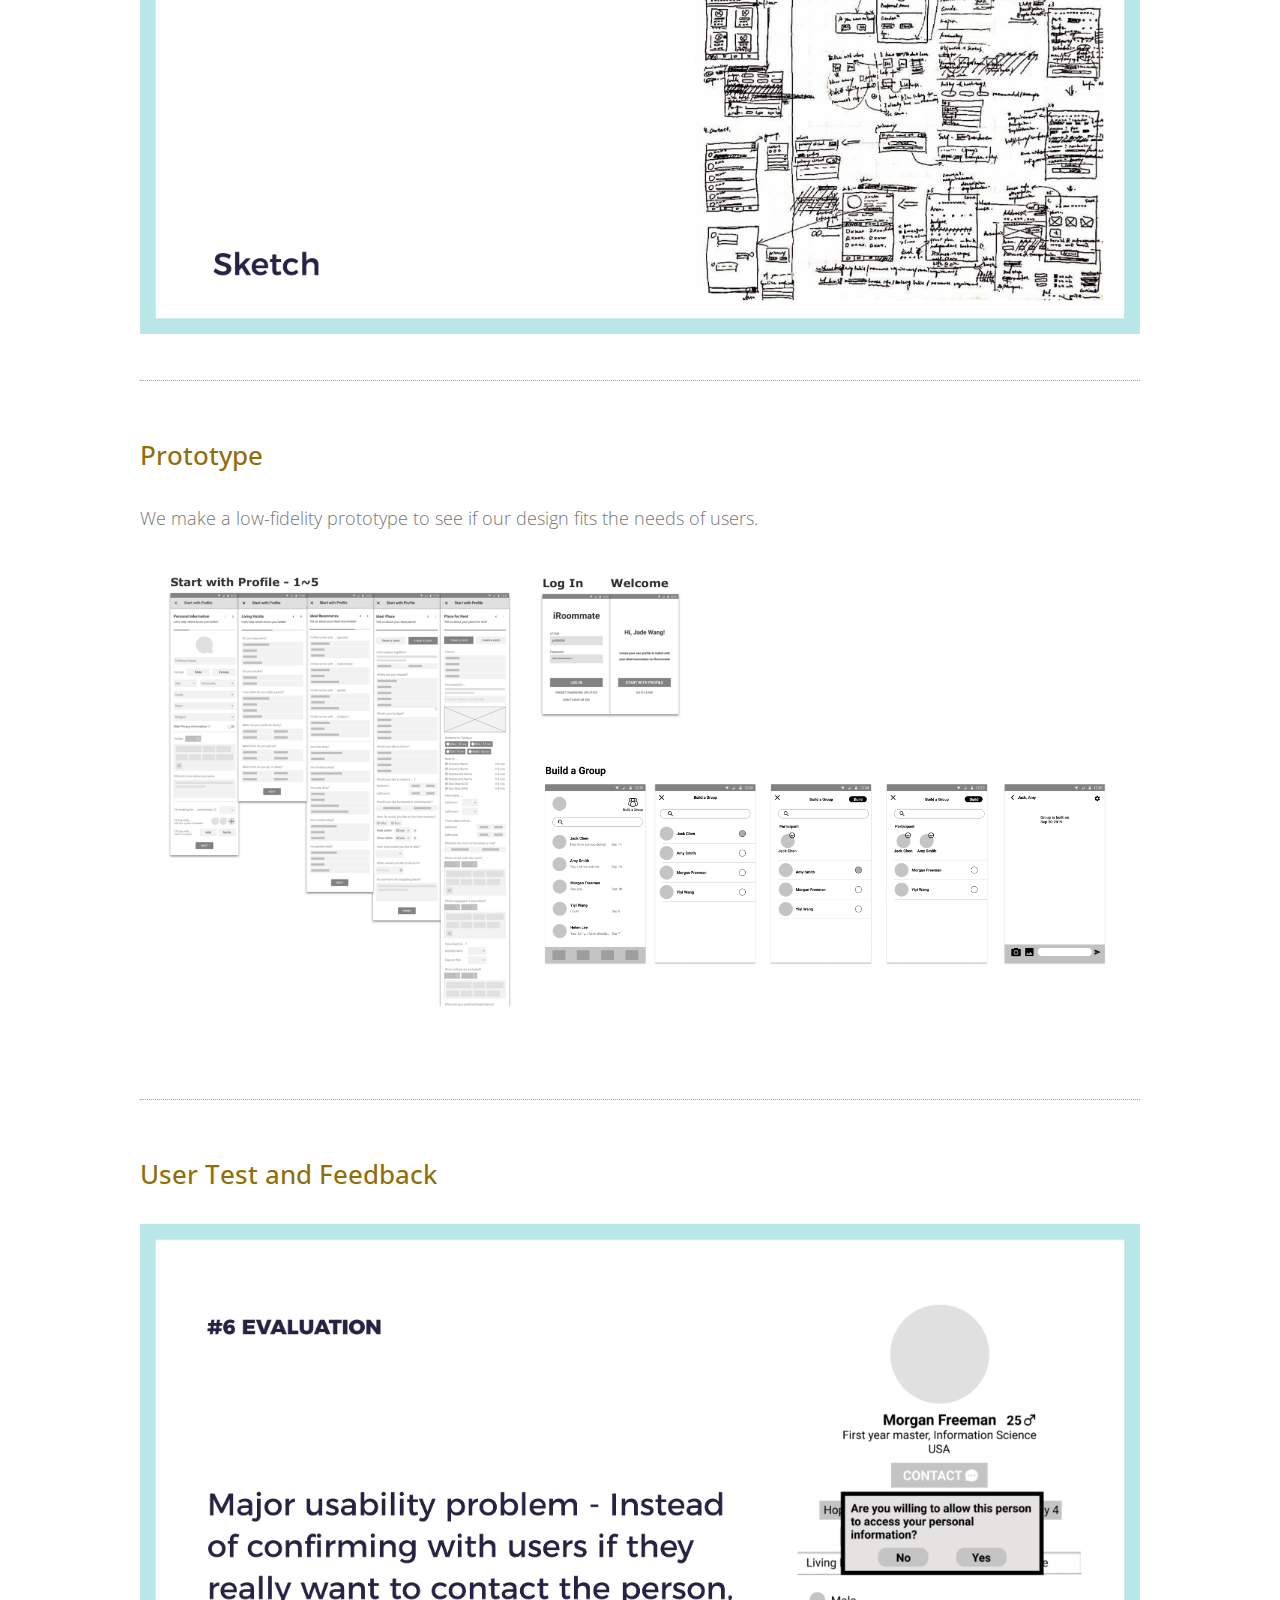
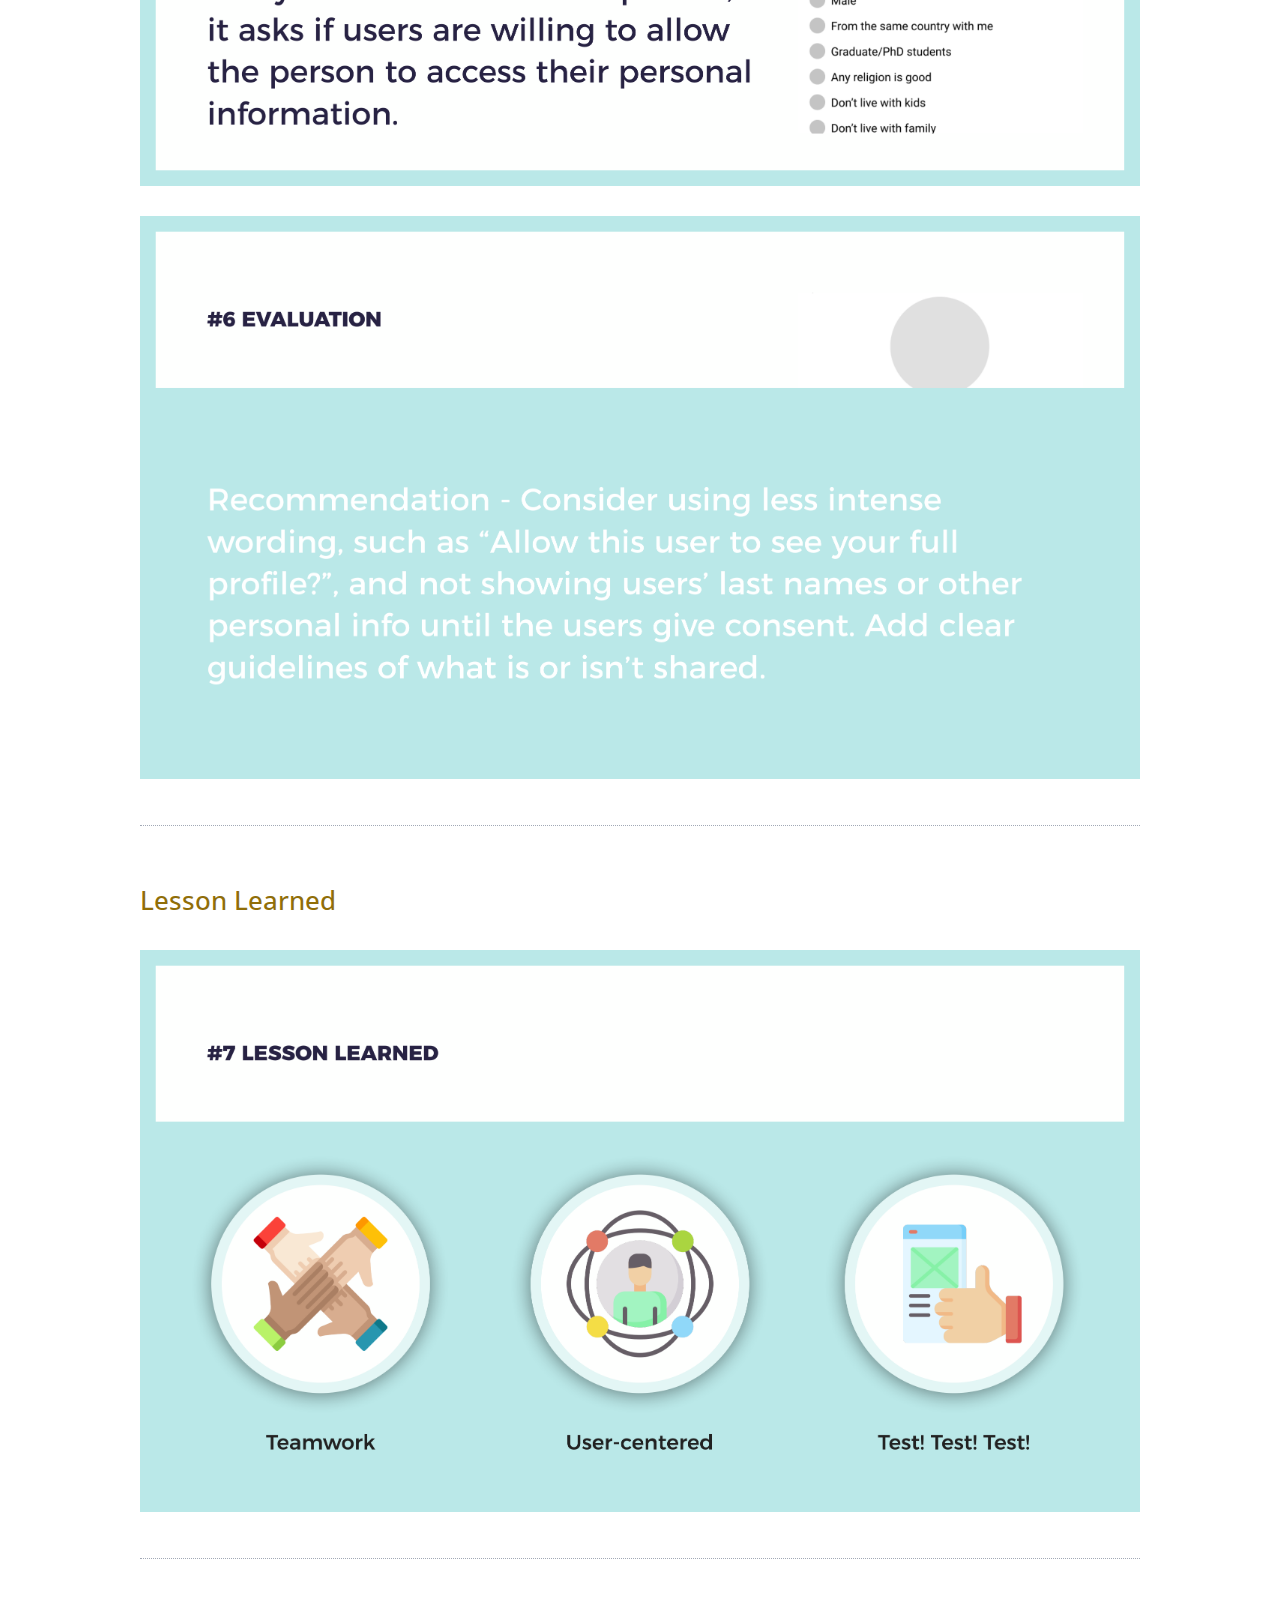
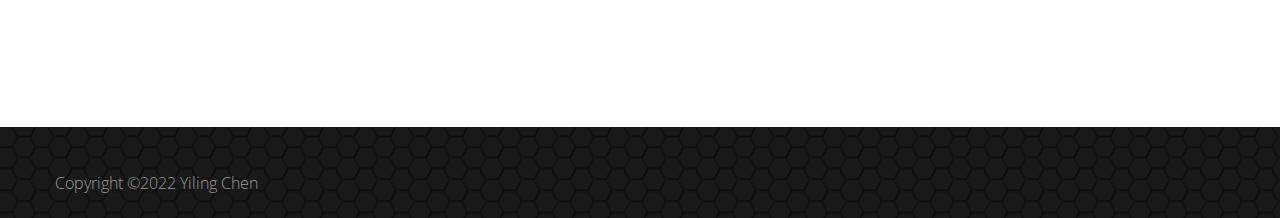
<file: iroommate.html>
<!DOCTYPE html>
<html>
<head>
    <meta charset="utf-8">
    <meta http-equiv="X-UA-Compatible" content="IE=edge">
    <meta name="viewport" content="width=device-width, initial-scale=1">

    <title>Yiling Chen</title>
    <link rel="icon" href=img/logo.ico type="image/icon type">
<!--
Classic Template
http://www.templatemo.com/tm-488-classic
-->
    <!-- load stylesheets -->
    <link rel="stylesheet" href="https://fonts.googleapis.com/css?family=Open+Sans:300,400">  <!-- Google web font "Open Sans" -->
    <link rel="stylesheet" href="css/bootstrap.min.css">                                      <!-- Bootstrap style -->
    <link rel="stylesheet" href="css/templatemo-style.css">                                   <!-- Templatemo style -->

    <!-- HTML5 shim and Respond.js for IE8 support of HTML5 elements and media queries -->
    <!-- WARNING: Respond.js doesn't work if you view the page via file:// -->
        <!--[if lt IE 9]>
          <script src="https://oss.maxcdn.com/html5shiv/3.7.2/html5shiv.min.js"></script>
          <script src="https://oss.maxcdn.com/respond/1.4.2/respond.min.js"></script>
          <![endif]-->
</head>

    <body>
       
        <div class="tm-header">
            <div class="container-fluid">
                <div class="tm-header-inner">
                    <a href="index.html"> <img src="img/logo.png" alt="logo" class="tm-margin-b-20 img-fluid"></a>
                   
                    
                    <!-- navbar -->
                    <nav class="navbar tm-main-nav">

                        <button class="navbar-toggler hidden-md-up" type="button" data-toggle="collapse" data-target="#tmNavbar">
                            &#9776;
                        </button>
                        
                        <div class="collapse navbar-toggleable-sm" id="tmNavbar">
                            <ul class="nav navbar-nav">
                                <li class="nav-item active">
                                    <a href="index.html" class="nav-link">Work</a>
                                </li>
                                <li class="nav-item">
                                    <a href="about.html" class="nav-link">About</a>
                                </li>
                             
                            </ul>                        
                        </div>
                        
                    </nav>  

                </div>                                  
            </div>            
        </div>

        <div class="tm-iroommate-img-container">
            <h3 text-align:center> iRoommate </h3>
            Design a product for students to find ideal roommates
            
        </div>





        <section class="tm-section">
            <div class="container-fluid">
                <div class="container-project"> 
               

                <div class="row tm-2-rows-sm-swap">
                    <div class="col-xs-12 col-sm-12 col-md-4 col-lg-3 col-xl-3 tm-2-rows-sm-down-2">
                        
                        <h3 class="tm-gold-text">Duration</h3>
                        <p>Sep. 2019- Nov. 2019</p>
                        </br>
                        
                        <h3 class="tm-gold-text">Teammates</h3>
                        <p>Jiaxuan Wang,<br>ChunWei Wang</p>
                        </br>
                       
                       
                        <h3 class="tm-gold-text">Role</h3>
                        <p>UX Research,<br>UX Designer</p>
                        </br>
                       
                 
                    
                    </div>

                    <div class="col-xs-12 col-sm-12 col-md-8 col-lg-9 col-xl-9 tm-2-rows-sm-down-1">
                        <h3 class="tm-gold-text">Overview</h3>

                        


                        <p>iRoommate is an app that assists UT students in finding the ideal roommate. It makes finding roommates easier by providing a dependable, considerate, and integrated system.</p>
                        <p>My responsibilities included user interaction research, design, and testing.</p>
                        <br/>
                    </div>
                </div>
                
                <hr class="hr-edge-weak">

                <div class="row tm-margin-t-mid">
                    <div class="col-xs-12"> 
                        <h3 class="tm-gold-text">User Problem</h3><br/>
                        <p>Every year, over 50,000 students enroll at UT Austin, with more than 20% of them being new to the state and in need of accommodations. However, students are constantly struggling to find suitable roommates because they are unfamiliar with the area and have no idea who else is looking for a roommate.</p>
                </div></div>
                <hr class="hr-edge-weak">



                <div class="row tm-margin-t-mid">
                    <div class="col-xs-12"> 
                        <h3 class="tm-gold-text">Research</h3>
                        <b>Contextual Inquiry and Analysis</b><br/><br/>

                        <p>To better understand students' needs, we conducted contextual inquiry and analysis. We interviewed seven students who had experiences in looking for roommates. Students with different backgrounds may have different approaches and concerns while looking for roommates. To meet this diversity, our participants come from four different countries</p>
                        <br/>
                        <p>To collect task data, we designed a set of observation questions and asked the
                            participants to demonstrate the process of how they found their roommates. The participants showed us how they viewed information on the channel they use, how they posted their requirements, and how they contacted the potential roommates. From the demonstration, we collected the information that participants valued, their rationale for identifying who would be the potential roommates, and the issues they faced.</p>
                        
                        <img src="img/iroommate/8.png" alt="Image" class="img-fluid tm-img-post">
                        <p>To find insight, we create work activity affinity diagram. We wrote work activity notes onto post-its and synthesized them.</p>
                    </div></div>
                <hr class="hr-edge-weak">    





                <div class="row tm-margin-t-mid">
                    <div class="col-xs-12"> 
                        <h3 class="tm-gold-text">Key Findings</h3><br/>
                        <ol>
                        <li><b>Security and Reliability</b><br/>
                            Students are concerned about security and trust since they may share personal information with one another, yet they are worried that the other person is a fake account or a fraud.</li><br/>
                        <li><b>Preference for both roommates and houses</b><br/>
                            When looking for roommates, they consider not only if the potential room mates will get along with them, but also whether they will have the same expectations for their ideal house. 
                            However, some people may adjust their living environment requirements for their ideal roommates, while others may not. </li><br/>
                        <li><b>Communication</b><br/>
                            Students become frustrated if they do not receive a response. They also have no idea what to say when they don't want to be roommates with someone. Also, students need to interact and share information within a group if more than two people live together.</li><br/>
                        <li><b>Support</b><br/>Students who are new to Austin are frustrated since they are unfamiliar with the city's living environment and are unsure where to live.</li><br/>
                        </ol>
                    </div></div>
                <hr class="hr-edge-weak">    
                
                

                <div class="row tm-margin-t-mid">
                    <div class="col-xs-12"> 
                        <h3 class="tm-gold-text">Interaction Design Requirements</h3><br/>
                        <p>We went over the work activity affinity diagram and extracted requirements based on our key finding.</P>
                       
                        <img src="img/iroommate/9.png" alt="Image" class="img-fluid tm-img-post">
                        <img src="img/iroommate/12.png" alt="Image" class="img-fluid tm-img-post">
                        <img src="img/iroommate/13.png" alt="Image" class="img-fluid tm-img-post">
                        <img src="img/iroommate/11.png" alt="Image" class="img-fluid tm-img-post">
                        <img src="img/iroommate/10.png" alt="Image" class="img-fluid tm-img-post">
                    </div></div>
                <hr class="hr-edge-weak">     


                
                
               

             



                <div class="row tm-margin-t-mid">
                    <div class="col-xs-12"> 
                        <h3 class="tm-gold-text">Hierarchical Task Inventory</h3><br/>
                            <p>We also developed Hierarchical Task Inventory based on the four main tasks and actions that users would do in our system. The goals of these main tasks are create account, look for roommates, contact potential roommates, and supplementary information seeking. By developing Hierarchical Task Inventory, we seek to explore more about how users would interact with the system.</p>
                        <br/>
                        <img src="img/iroommate/15.png" alt="Image" class="img-fluid tm-img-post">
                        <img src="img/iroommate/16.png" alt="Image" class="img-fluid tm-img-post">
                        <img src="img/iroommate/17.png" alt="Image" class="img-fluid tm-img-post">
                        <img src="img/iroommate/18.png" alt="Image" class="img-fluid tm-img-post">
                        <img src="img/iroommate/19.png" alt="Image" class="img-fluid tm-img-post">
                    </div></div>
                <hr class="hr-edge-weak">     




                
                <div class="row tm-margin-t-mid">
                    <div class="col-xs-12"> 
                        <h3 class="tm-gold-text">Ideation</h3><br/>
                        <p>Based on the requirements and tasks, we started the interface design brainstorming phase. This is when teamwork values. Everyone put forward ideas freely or thought about improvement based on others’ half-baked ideas. We also sketched on paper to help present our ideas and drew down which solution we had selected.</p>
                        <img src="img/iroommate/21.png" alt="Image" class="img-fluid tm-img-post">
                        
                    </div></div>
                <hr class="hr-edge-weak">  
                          
                

                <div class="row tm-margin-t-mid">
                    <div class="col-xs-12"> 
                        <h3 class="tm-gold-text">Prototype</h3><br/>
                        We make a low-fidelity prototype to see if our design fits the needs of users.
                        <img src="img/iroommate/40.png" alt="Image" class="img-fluid tm-img-post">
                        
                    </div></div>
                <hr class="hr-edge-weak"> 




                <div class="row tm-margin-t-mid">
                    <div class="col-xs-12"> 
                        <h3 class="tm-gold-text">User Test and Feedback</h3><br/>
                        <img src="img/iroommate/33.png" alt="Image" class="img-fluid tm-img-post">
                        <img src="img/iroommate/34.png" alt="Image" class="img-fluid tm-img-post">
                        
                    </div></div>
                <hr class="hr-edge-weak"> 

                



                <div class="row tm-margin-t-mid">
                    <div class="col-xs-12"> 
                        <h3 class="tm-gold-text">Lesson Learned</h3><br/>
                        <img src="img/iroommate/39.png" alt="Image" class="img-fluid tm-img-post">
                        
                    </div></div>
                <hr class="hr-edge-weak">    


                <div class="row tm-margin-t-mid">
                    <div class="col-xs-12">    
                
                
                <h3 class="tm-gold-text"></h3>

                


              <!--  <img src="img/portfolio5.jpg" alt="Image" class="img-fluid tm-img-post" style="display:block; margin:auto;"> -->
            
            
            
                   </div>
                </div>


               
               
            </div>
        </section>





  
        
        <footer class="tm-footer">
            <div class="container-fluid">
                <div class="row">
                    
                    <div class="col-xs-12 col-sm-6 col-md-6 col-lg-3 col-xl-3">
                        
               
                                                
                    </div>

                    <div class="col-xs-12 col-sm-6 col-md-6 col-lg-3 col-xl-3">
                        
               
                                                
                    </div>

 

                    <!-- Add the extra clearfix for only the required viewport 
                        http://stackoverflow.com/questions/24590222/bootstrap-3-grid-with-different-height-in-each-item-is-it-solvable-using-only
                    -->
                    <div class="clearfix hidden-lg-up"></div>

                    <div class="col-xs-12 col-sm-6 col-md-6 col-lg-3 col-xl-3">

               
                        
                    </div>

                    <div class="col-xs-12 col-sm-6 col-md-6 col-lg-3 col-xl-3">

            
                        
                    </div>


                </div>

                <div class="row">
                    <div class="col-xs-12 tm-copyright-col">
                        <p class="tm-copyright-text">Copyright ©2022 Yiling Chen</p>
                    </div>
                </div>
            </div>
        </footer>

        <!-- load JS files -->
        <script src="js/jquery-1.11.3.min.js"></script>             <!-- jQuery (https://jquery.com/download/) -->
        <script src="https://www.atlasestateagents.co.uk/javascript/tether.min.js"></script> <!-- Tether for Bootstrap, http://stackoverflow.com/questions/34567939/how-to-fix-the-error-error-bootstrap-tooltips-require-tether-http-github-h --> 
        <script src="js/bootstrap.min.js"></script>                 <!-- Bootstrap (http://v4-alpha.getbootstrap.com/) -->
       
</body>
</html>
</file>
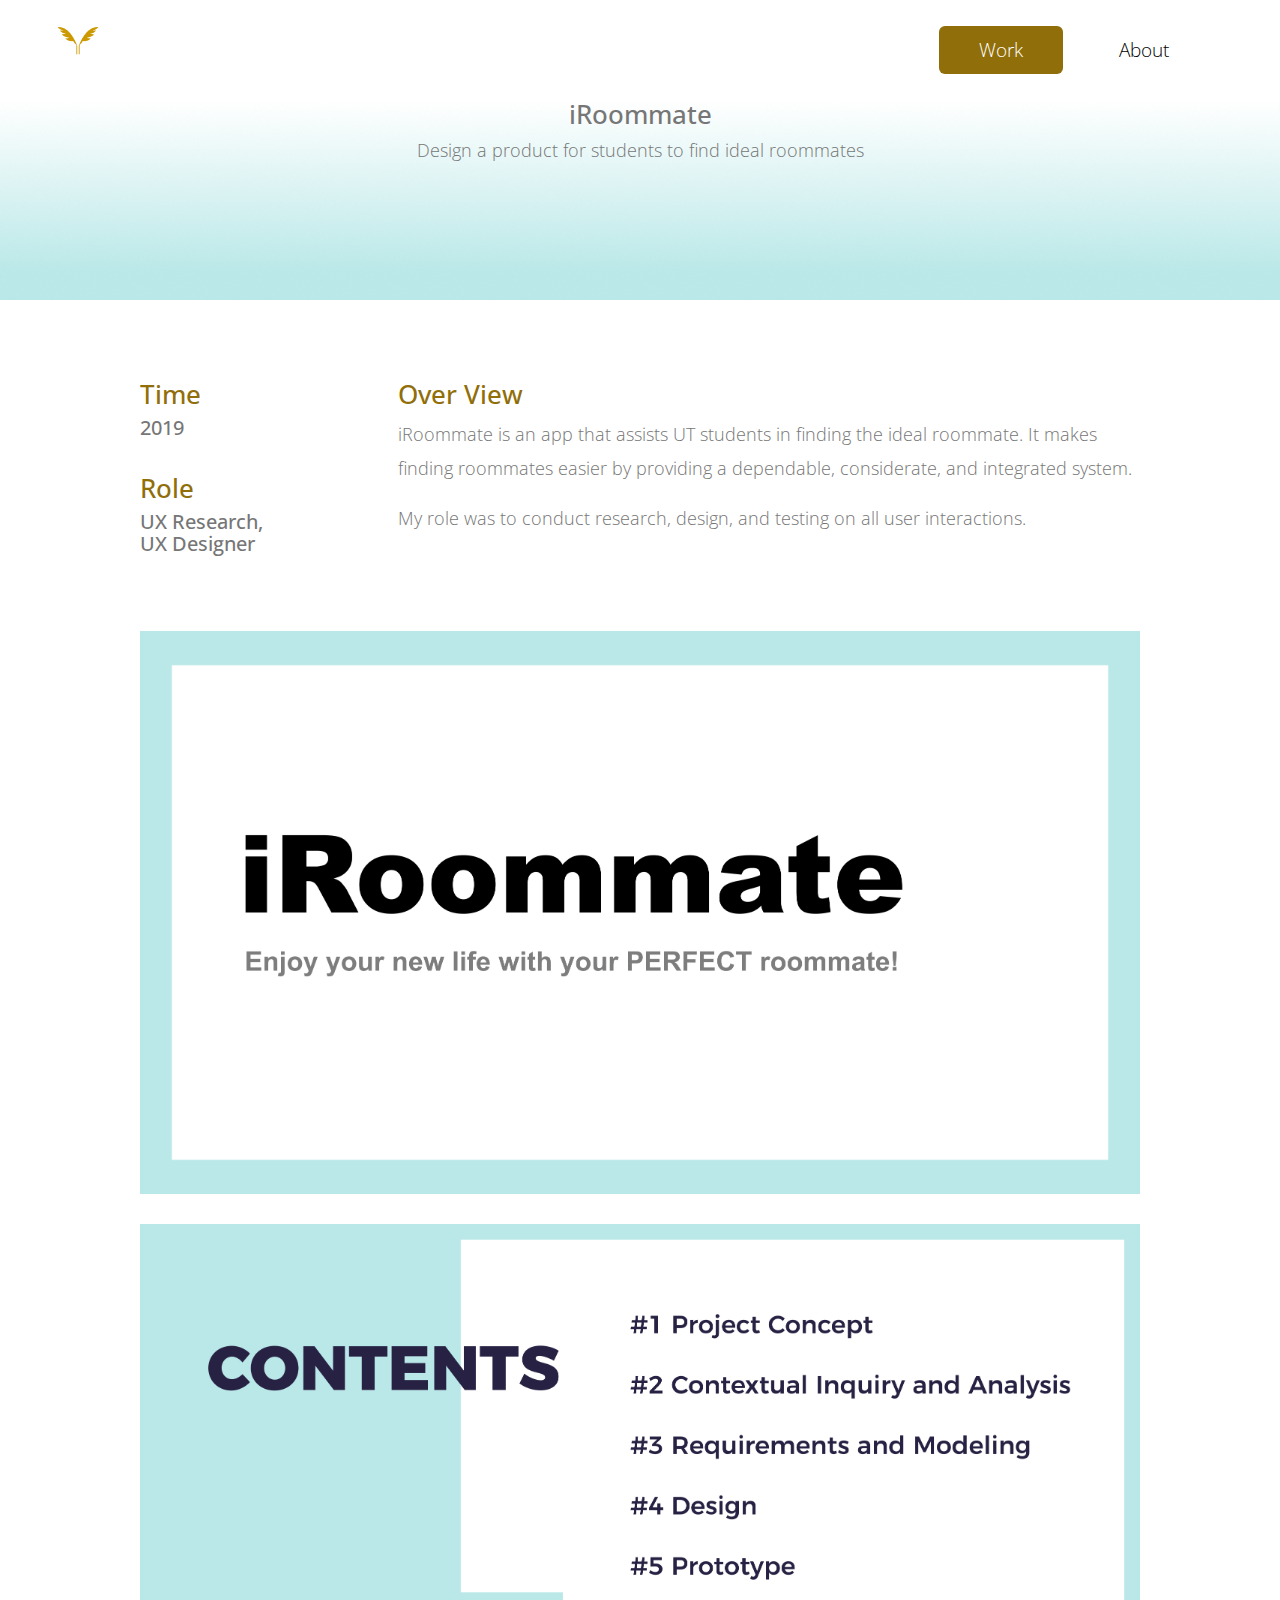
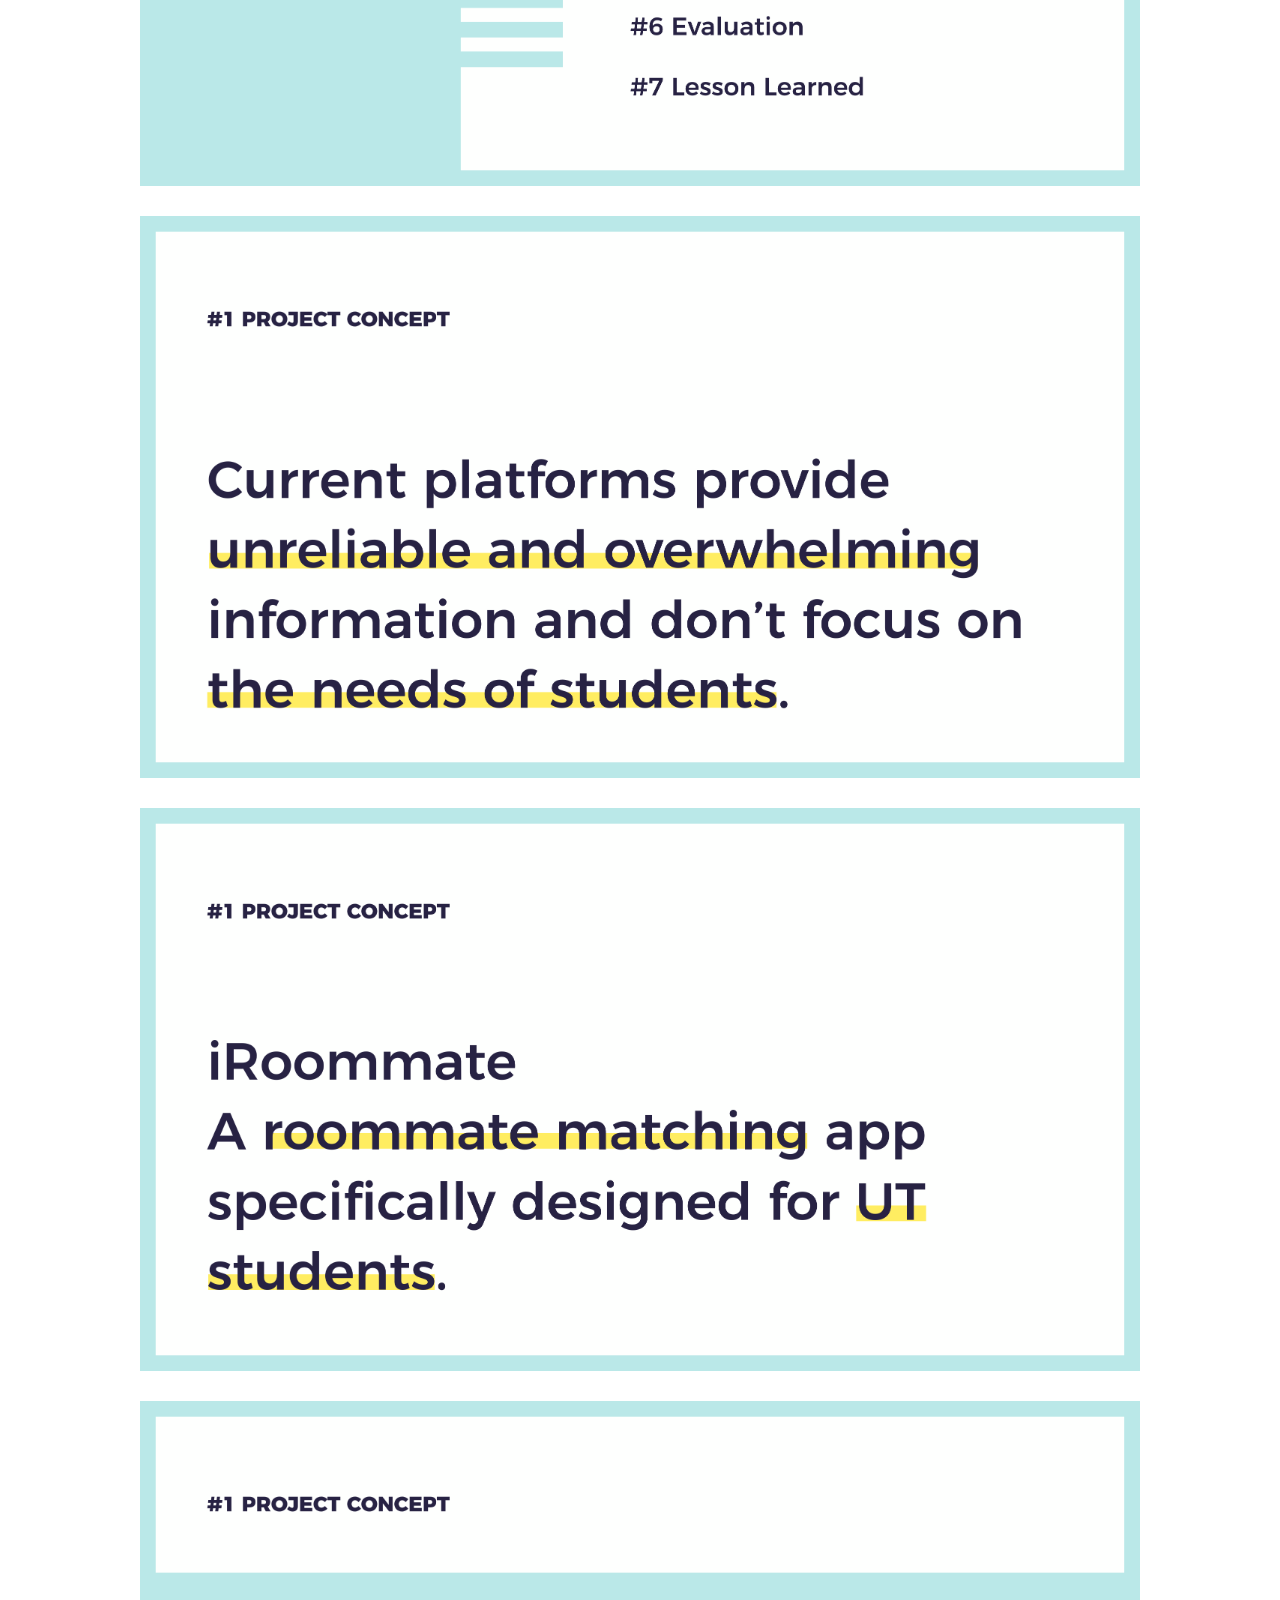
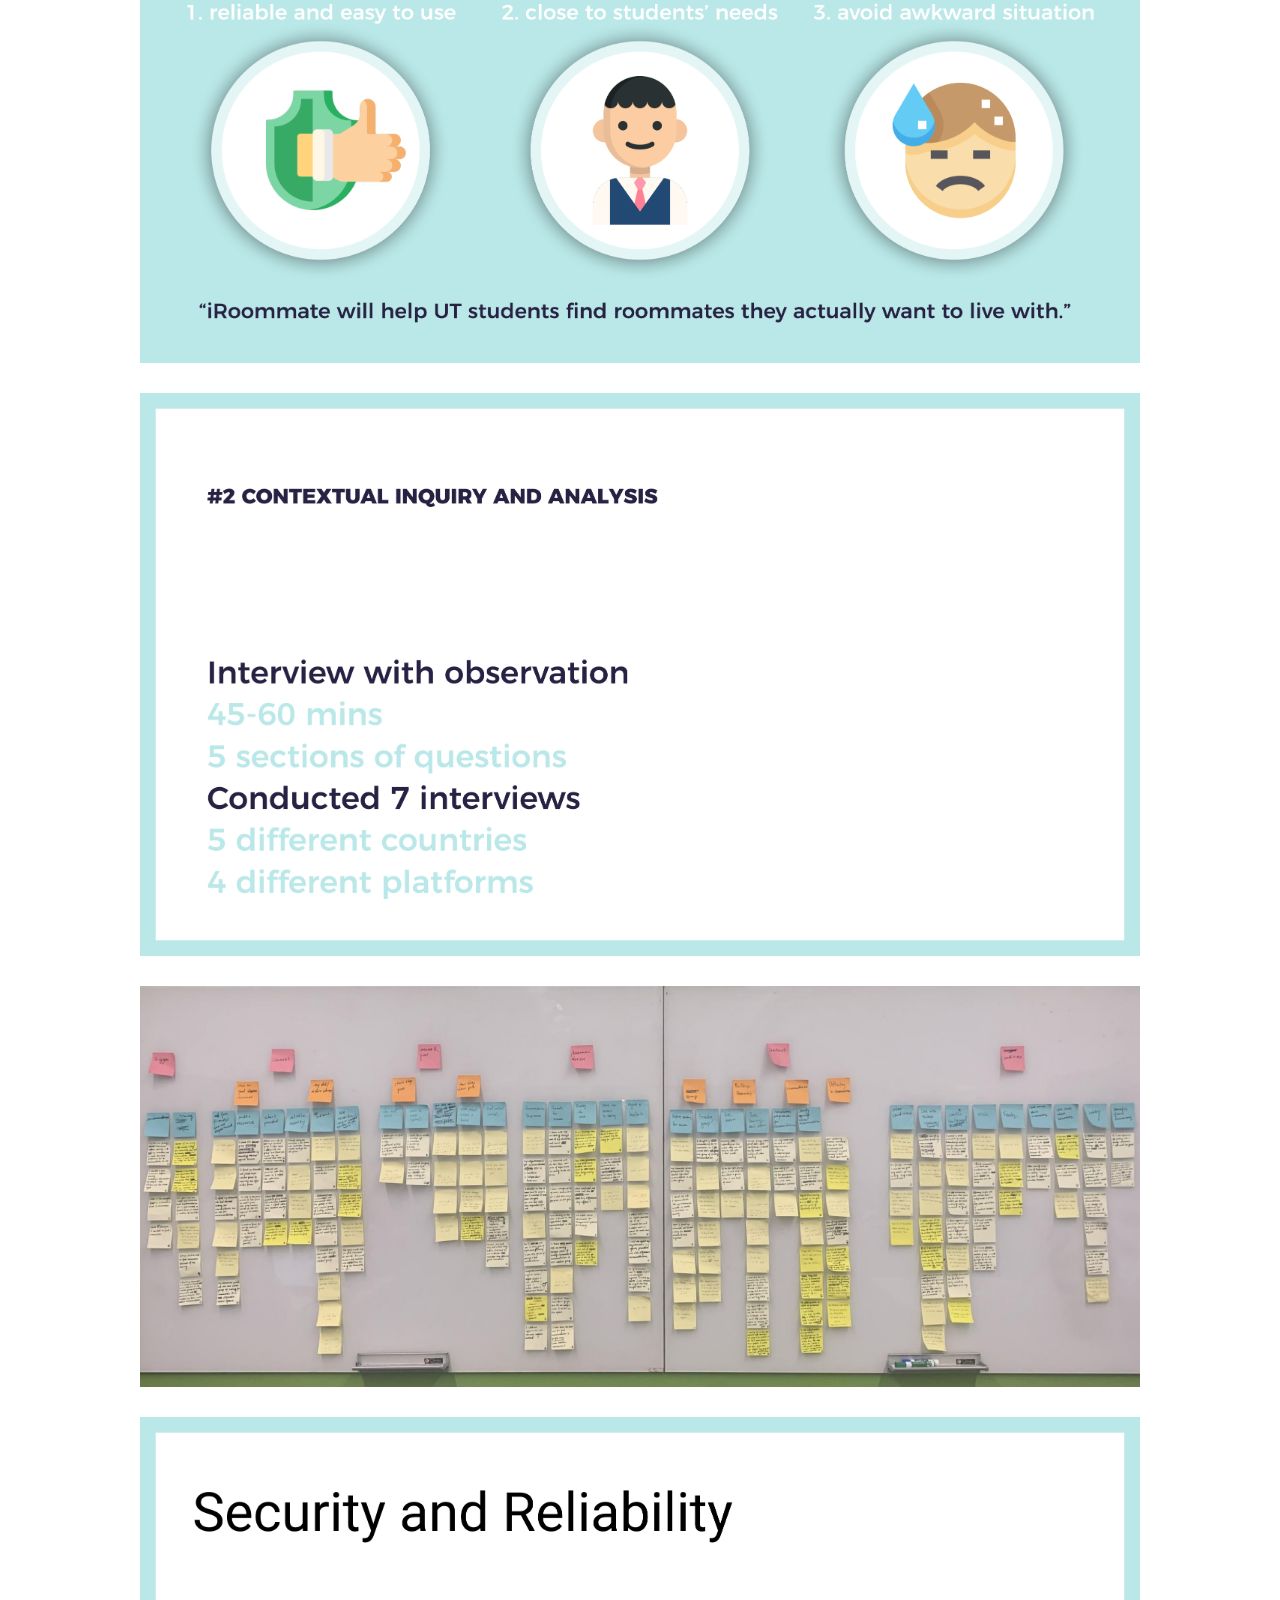
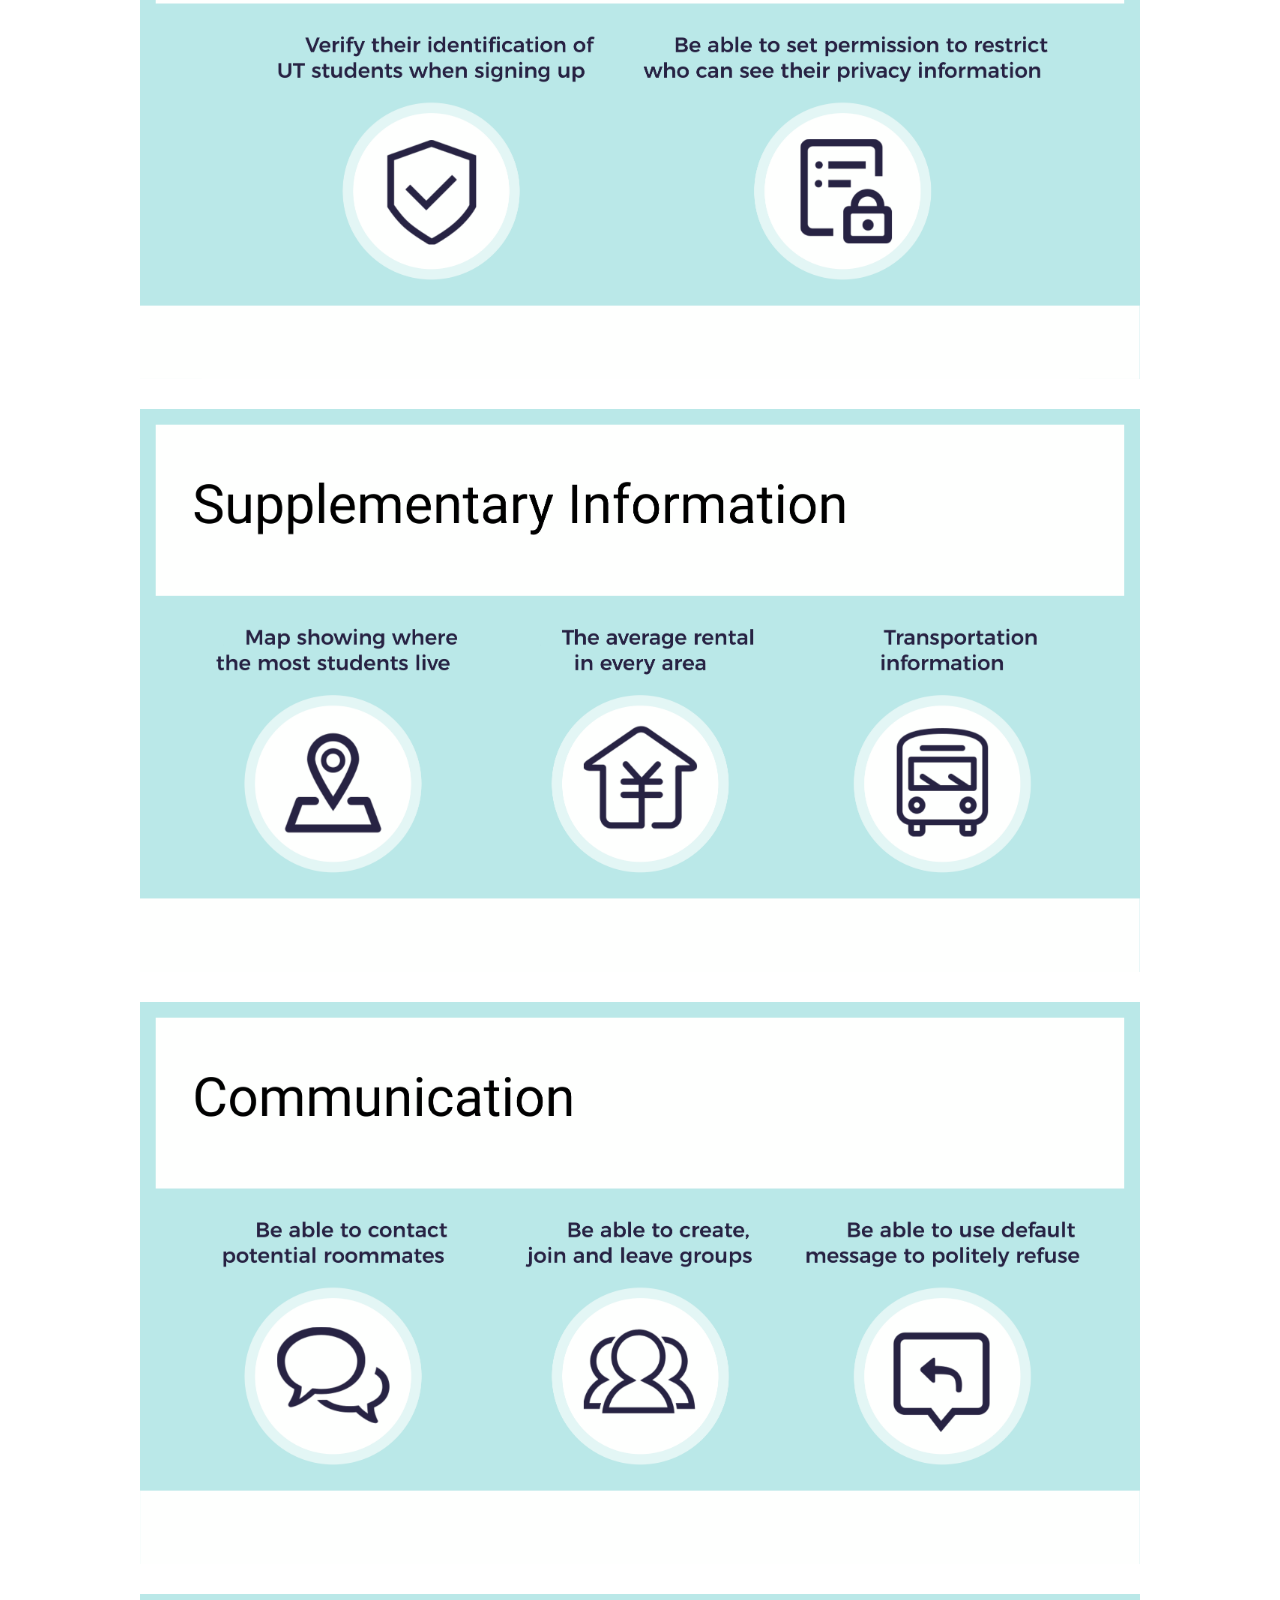
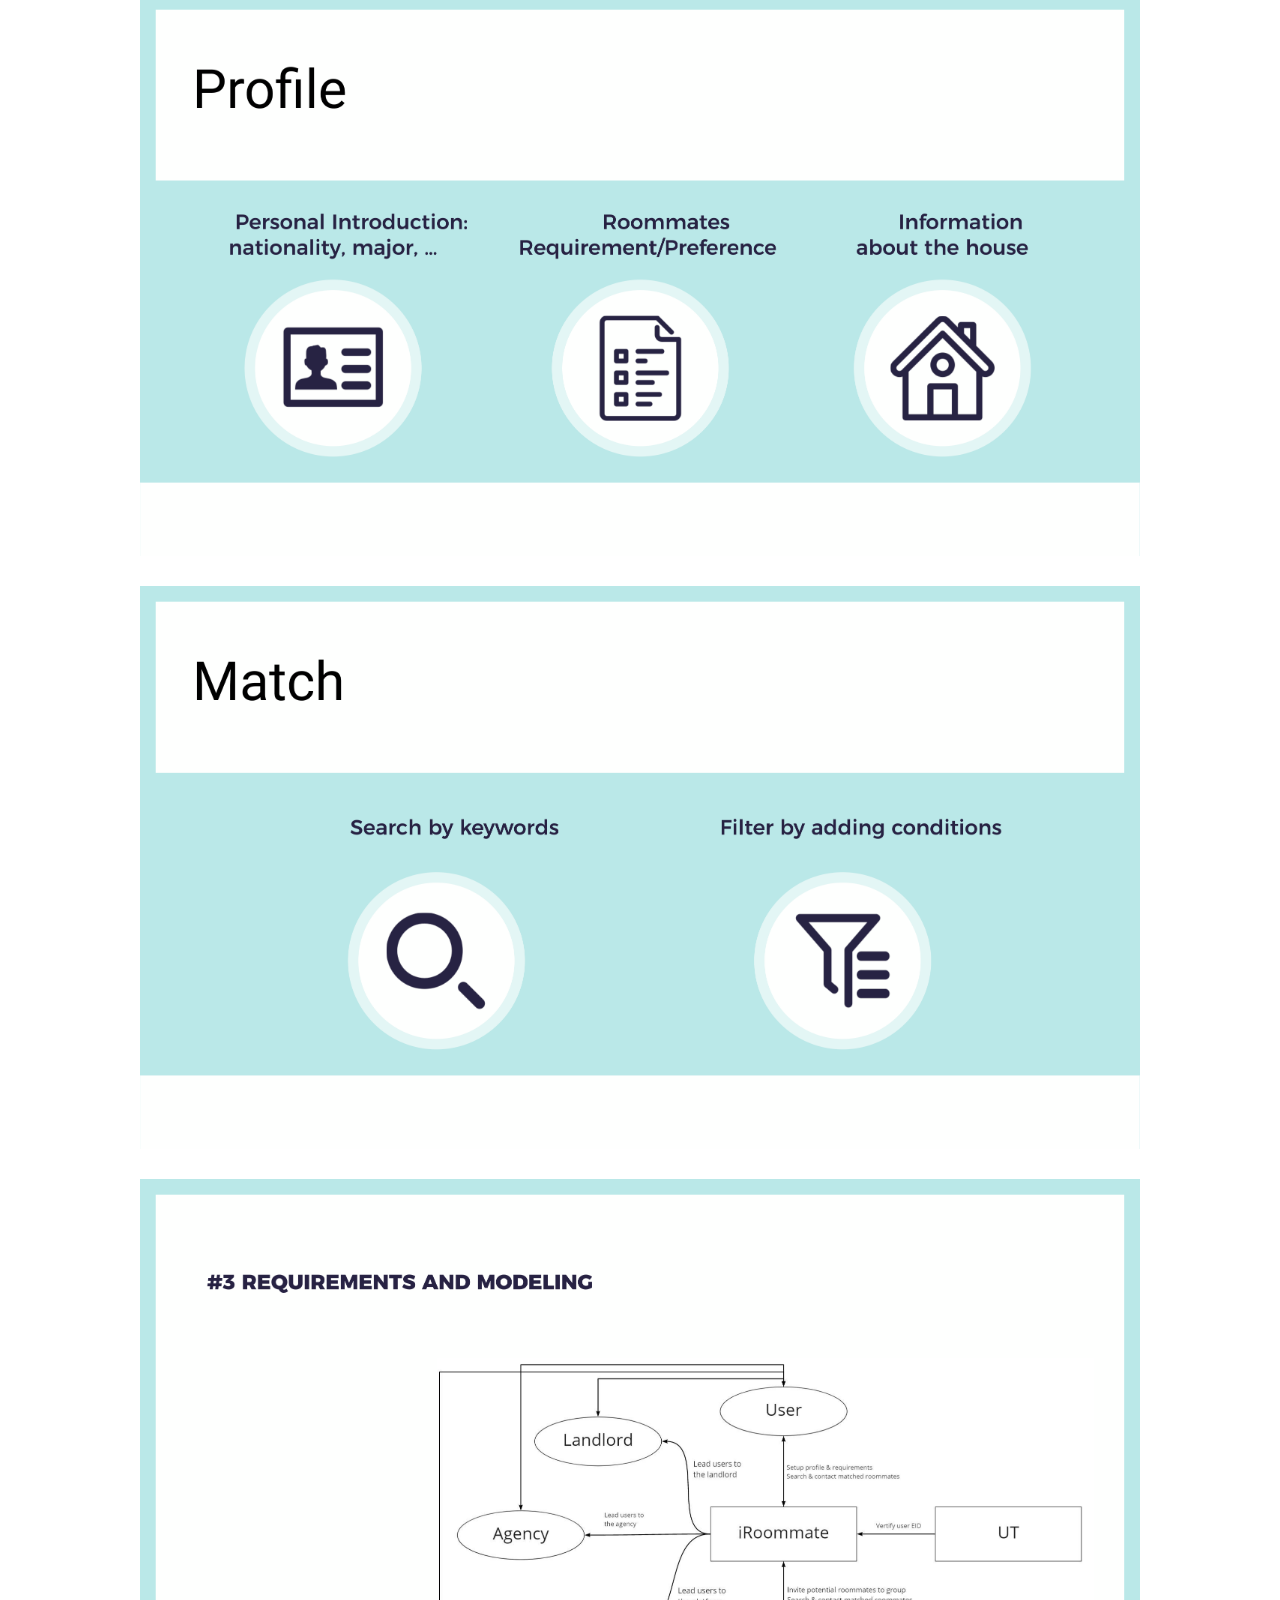
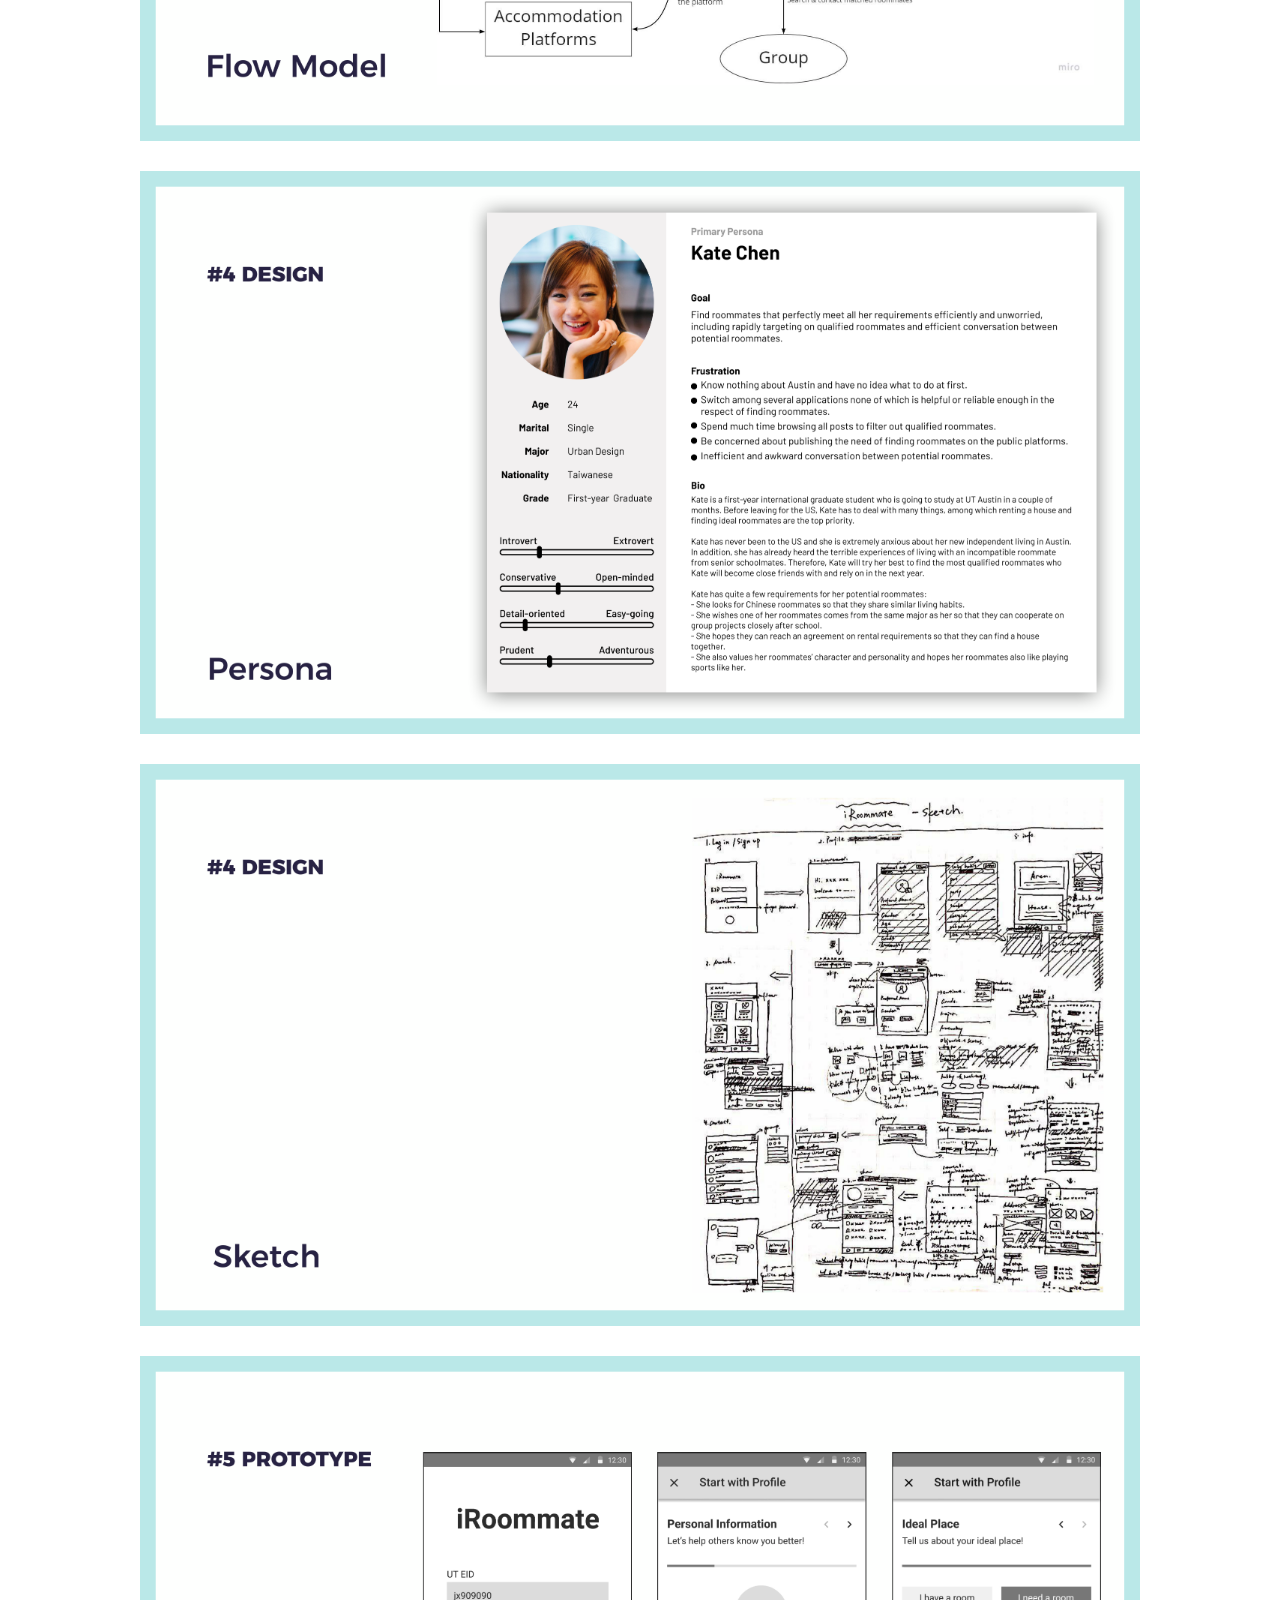
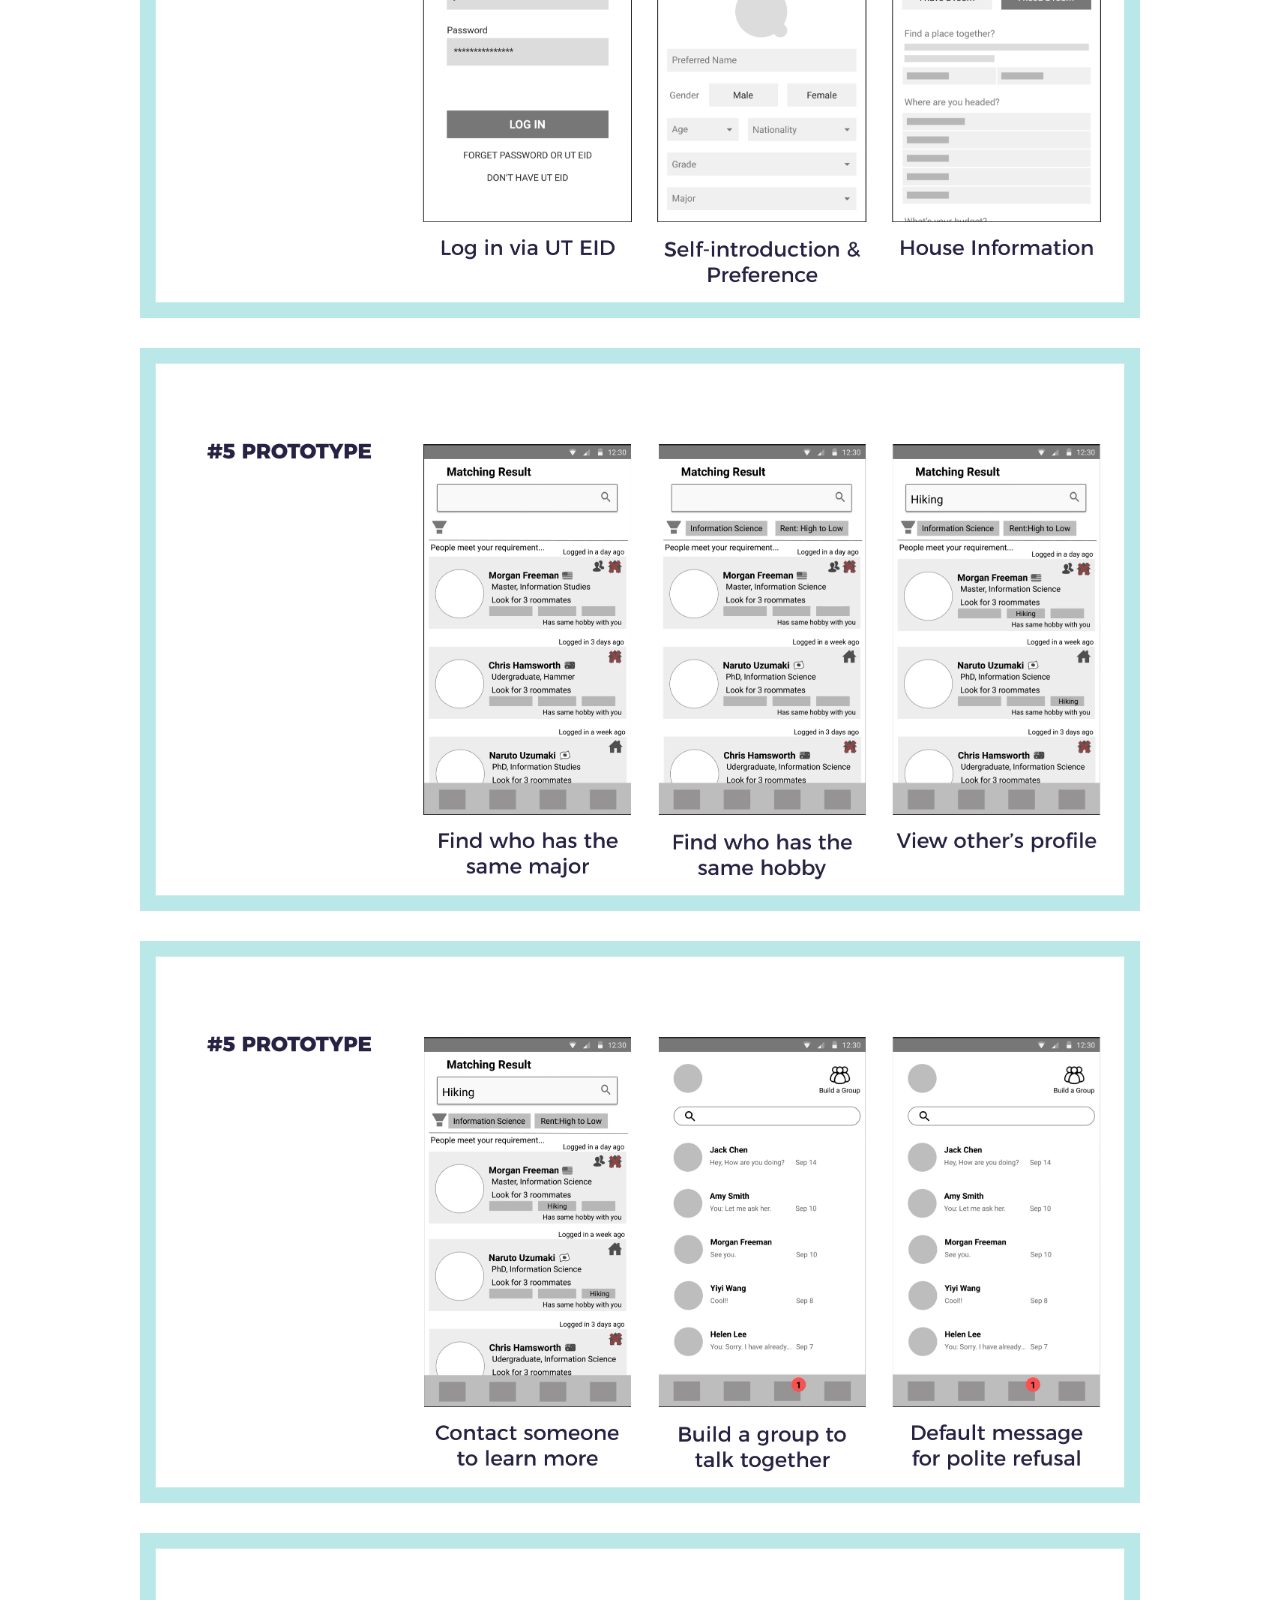
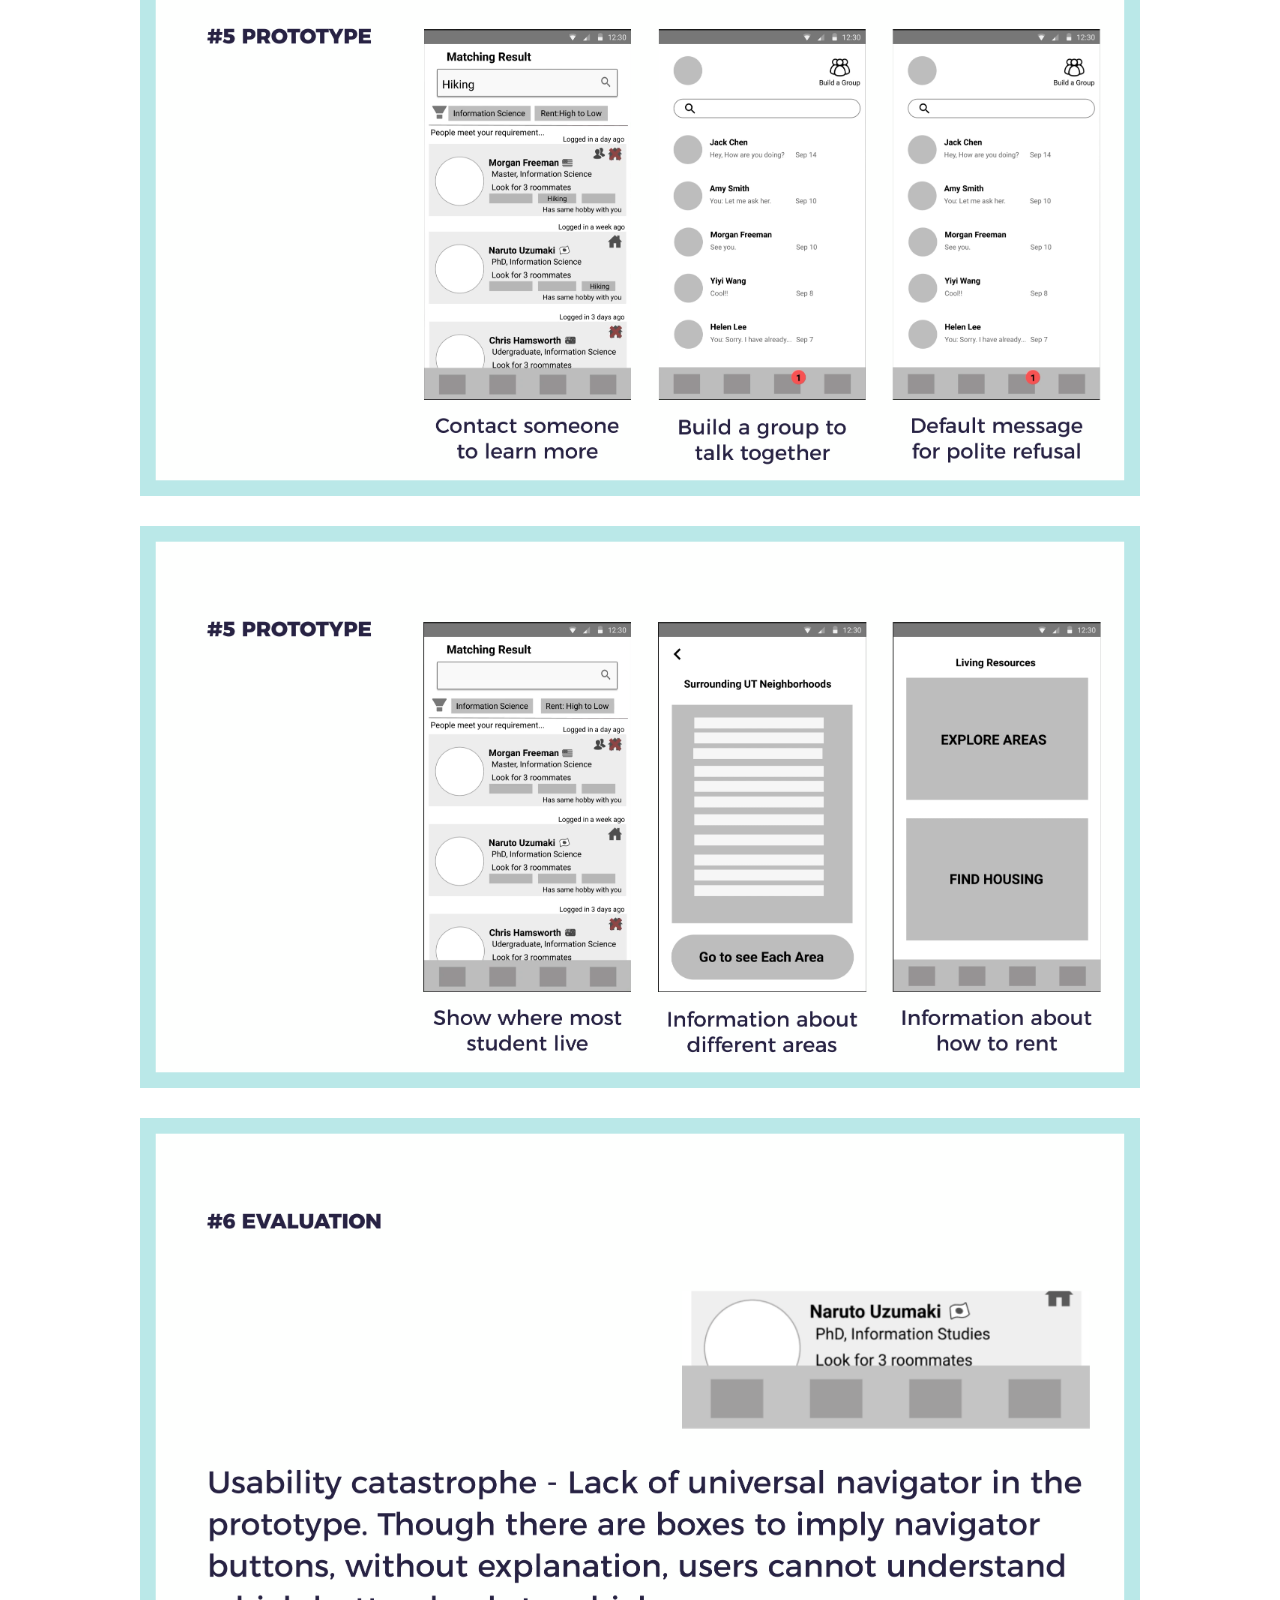
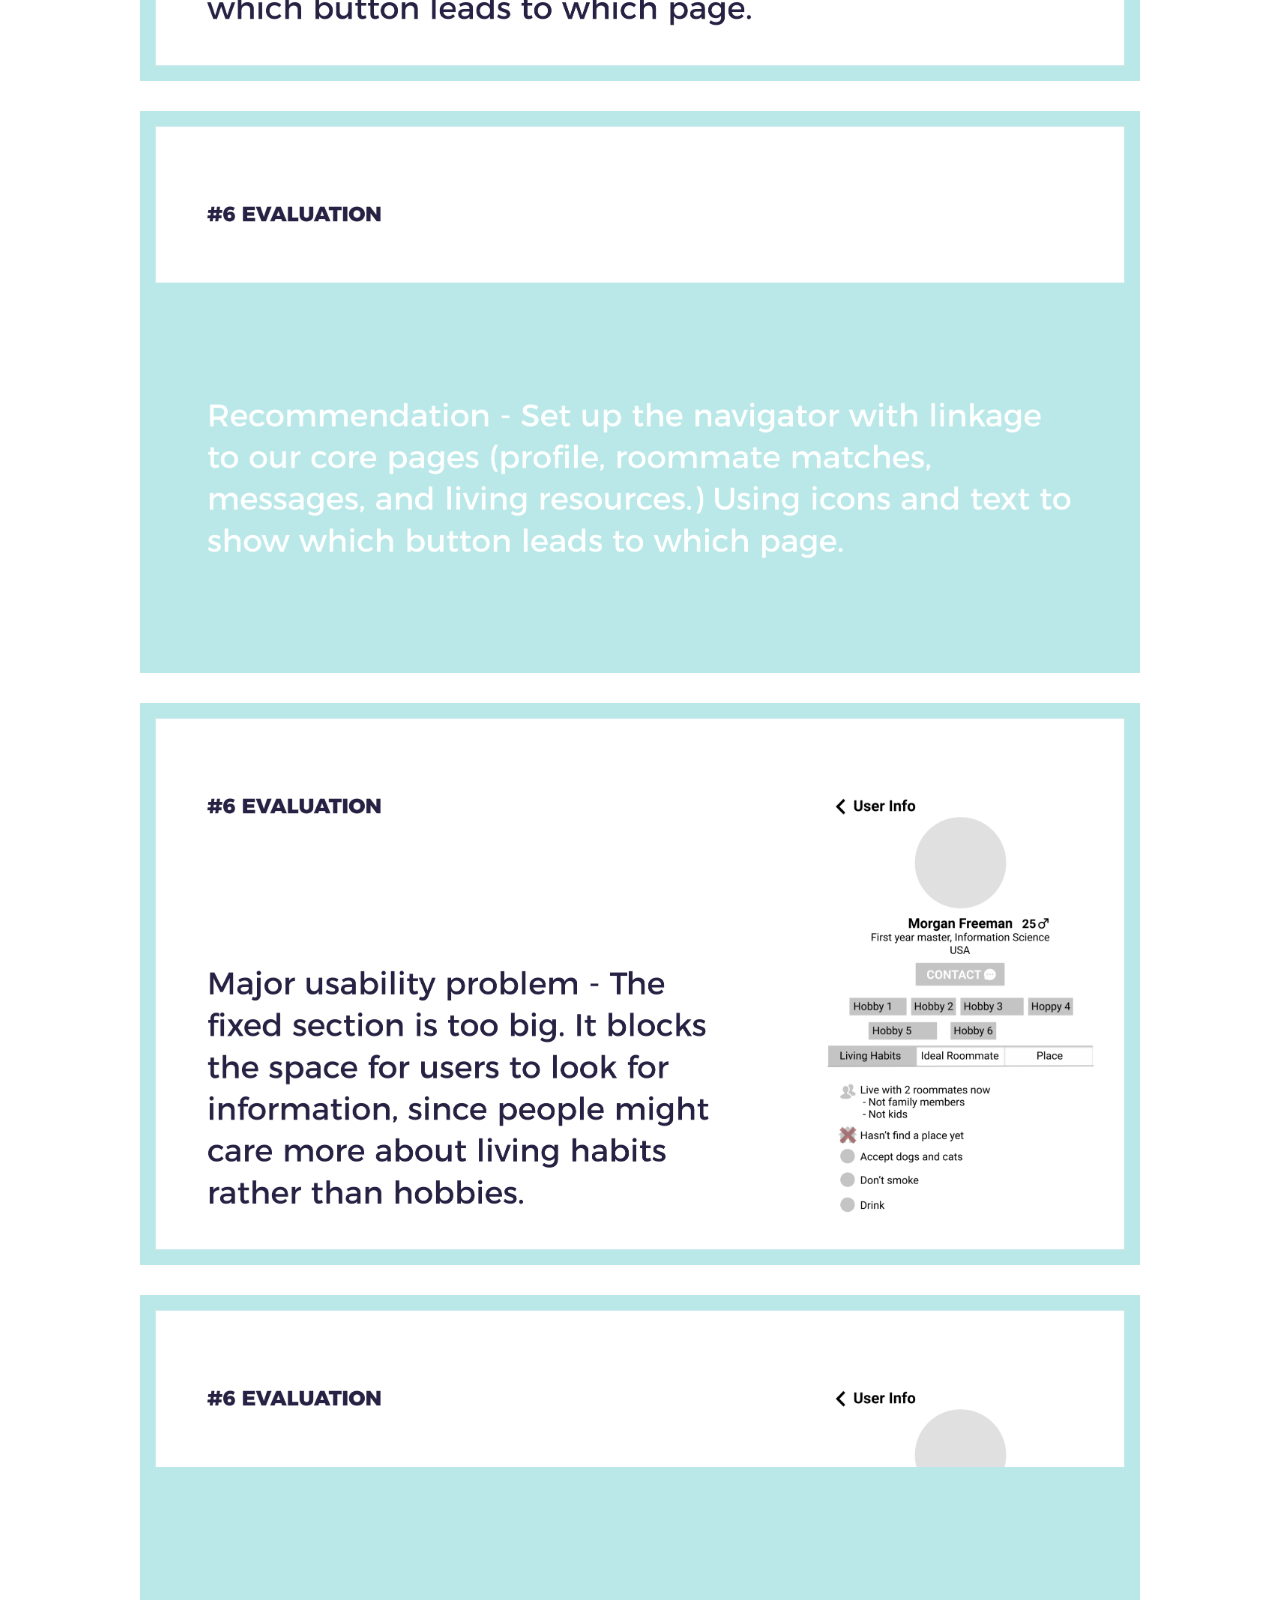
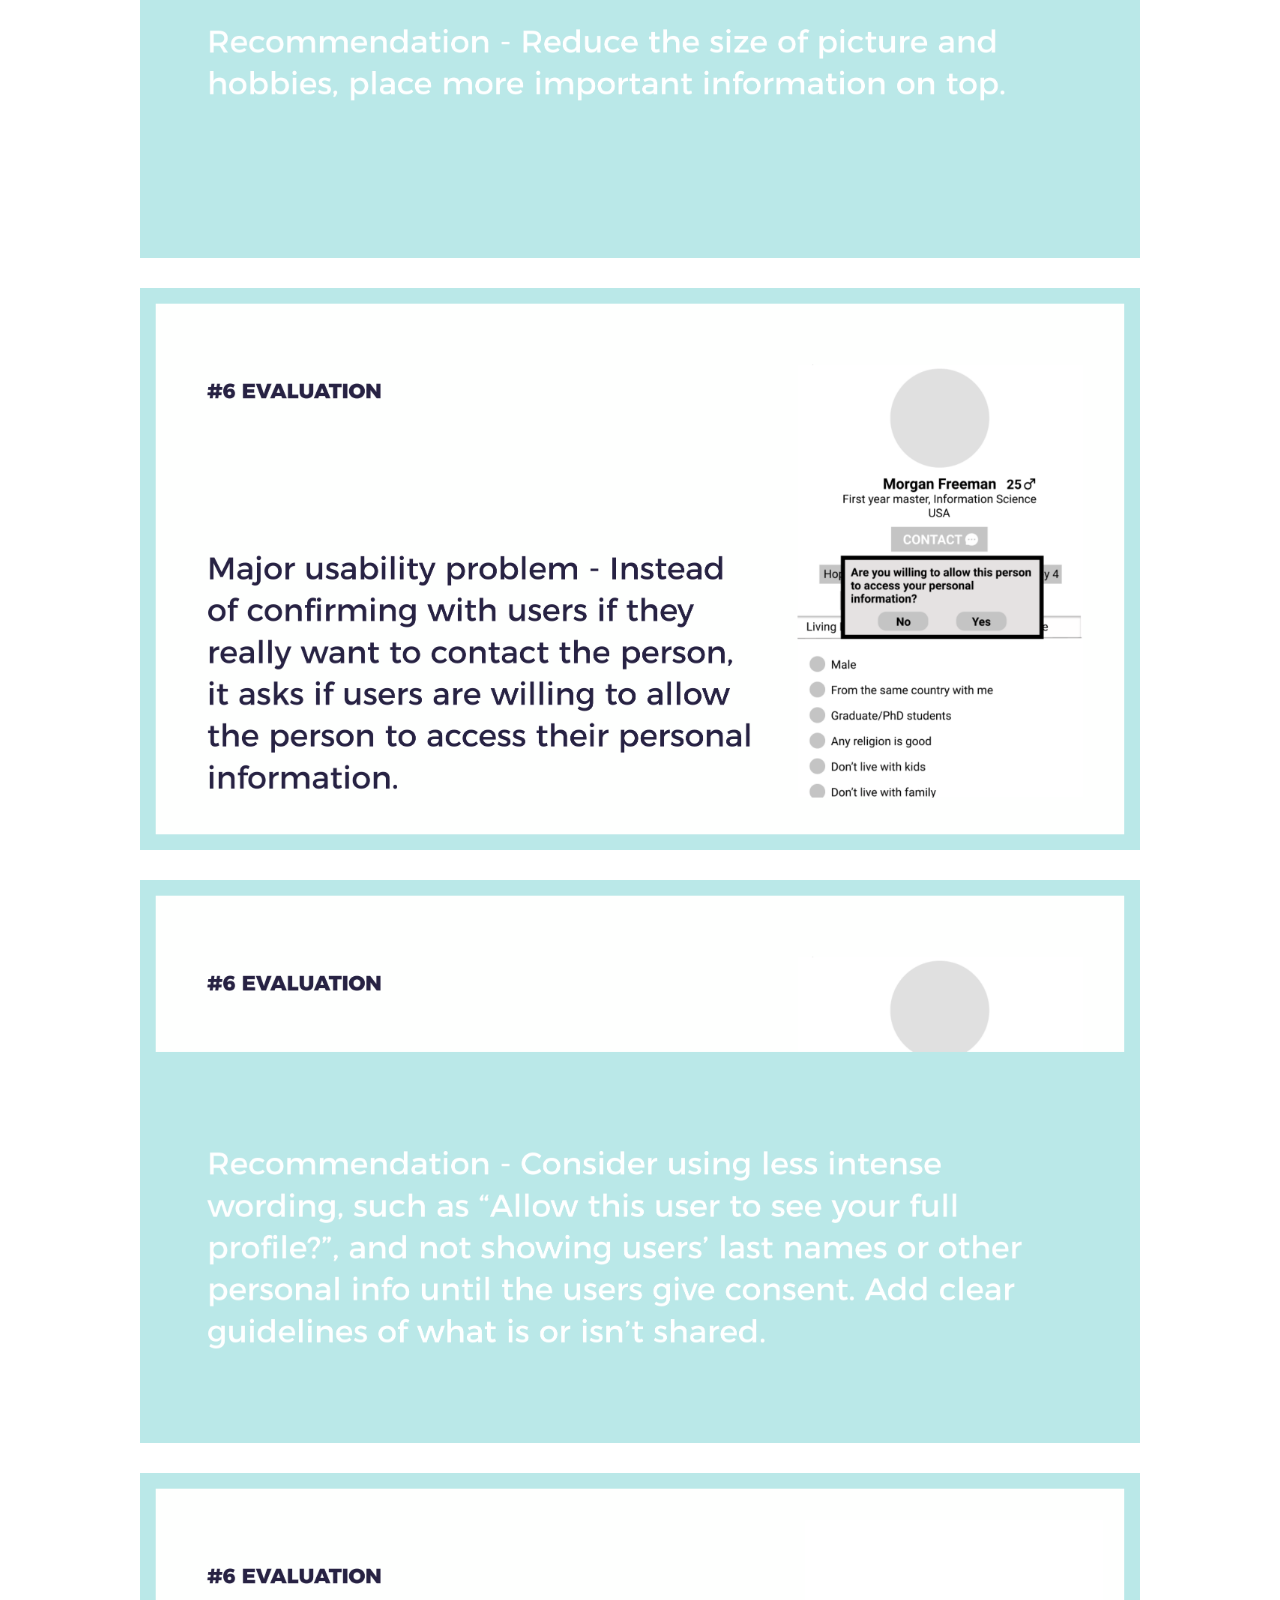
<file: iroommate_ppt.html>
<!DOCTYPE html>
<html>
<head>
    <meta charset="utf-8">
    <meta http-equiv="X-UA-Compatible" content="IE=edge">
    <meta name="viewport" content="width=device-width, initial-scale=1">

    <title>Yiling Chen</title>
    <link rel="icon" href=img/logo.ico type="image/icon type">
<!--
Classic Template
http://www.templatemo.com/tm-488-classic
-->
    <!-- load stylesheets -->
    <link rel="stylesheet" href="https://fonts.googleapis.com/css?family=Open+Sans:300,400">  <!-- Google web font "Open Sans" -->
    <link rel="stylesheet" href="css/bootstrap.min.css">                                      <!-- Bootstrap style -->
    <link rel="stylesheet" href="css/templatemo-style.css">                                   <!-- Templatemo style -->

    <!-- HTML5 shim and Respond.js for IE8 support of HTML5 elements and media queries -->
    <!-- WARNING: Respond.js doesn't work if you view the page via file:// -->
        <!--[if lt IE 9]>
          <script src="https://oss.maxcdn.com/html5shiv/3.7.2/html5shiv.min.js"></script>
          <script src="https://oss.maxcdn.com/respond/1.4.2/respond.min.js"></script>
          <![endif]-->
</head>

    <body>
       
        <div class="tm-header">
            <div class="container-fluid">
                <div class="tm-header-inner">
                    <a href="index.html"> <img src="img/logo.png" alt="logo" class="tm-margin-b-20 img-fluid"></a>
                   
                    
                    <!-- navbar -->
                    <nav class="navbar tm-main-nav">

                        <button class="navbar-toggler hidden-md-up" type="button" data-toggle="collapse" data-target="#tmNavbar">
                            &#9776;
                        </button>
                        
                        <div class="collapse navbar-toggleable-sm" id="tmNavbar">
                            <ul class="nav navbar-nav">
                                <li class="nav-item active">
                                    <a href="index.html" class="nav-link">Work</a>
                                </li>
                                <li class="nav-item">
                                    <a href="about.html" class="nav-link">About</a>
                                </li>
                             
                            </ul>                        
                        </div>
                        
                    </nav>  

                </div>                                  
            </div>            
        </div>

        <div class="tm-iroommate-img-container">
            <h3 text-align:center> iRoommate </h3>
            Design a product for students to find ideal roommates
            
        </div>





        <section class="tm-section">
            <div class="container-fluid">
                <div class="container-project"> 
               

                <div class="row tm-2-rows-sm-swap">
                    <div class="col-xs-12 col-sm-12 col-md-4 col-lg-3 col-xl-3 tm-2-rows-sm-down-2">
                        
                        <h3 class="tm-gold-text">Time</h3>
                        <h5>2019</h5>
                        </br>
                        <h3 class="tm-gold-text">Role</h3>
                        <h5>UX Research,<br>UX Designer</h5>
                        
                 
                    
                    </div>

                    <div class="col-xs-12 col-sm-12 col-md-8 col-lg-9 col-xl-9 tm-2-rows-sm-down-1">
                        <h3 class="tm-gold-text">Over View</h3>

                        


                        <p>iRoommate is an app that assists UT students in finding the ideal roommate. It makes finding roommates easier by providing a dependable, considerate, and integrated system.</p>
                        <p>My role was to conduct research, design, and testing on all user interactions.</p>
                    </div>
                </div>
                



                
                <div class="row tm-margin-t-mid">
                    <div class="col-xs-12">    
                
                
                <h3 class="tm-gold-text"></h3>

                


                <img src="img/iroommate/1.png" alt="Image" class="img-fluid tm-img-post">
                <img src="img/iroommate/2.png" alt="Image" class="img-fluid tm-img-post">
                <img src="img/iroommate/4.png" alt="Image" class="img-fluid tm-img-post">
                <img src="img/iroommate/5.png" alt="Image" class="img-fluid tm-img-post">
                <img src="img/iroommate/6.png" alt="Image" class="img-fluid tm-img-post">
                <img src="img/iroommate/7.png" alt="Image" class="img-fluid tm-img-post">
                <img src="img/iroommate/8.png" alt="Image" class="img-fluid tm-img-post">
                <img src="img/iroommate/9.png" alt="Image" class="img-fluid tm-img-post">
                <img src="img/iroommate/10.png" alt="Image" class="img-fluid tm-img-post">
                <img src="img/iroommate/11.png" alt="Image" class="img-fluid tm-img-post">
                <img src="img/iroommate/12.png" alt="Image" class="img-fluid tm-img-post">
                <img src="img/iroommate/13.png" alt="Image" class="img-fluid tm-img-post">
                <img src="img/iroommate/14.png" alt="Image" class="img-fluid tm-img-post">
              
                <img src="img/iroommate/20.png" alt="Image" class="img-fluid tm-img-post">
                <img src="img/iroommate/21.png" alt="Image" class="img-fluid tm-img-post">
               
                <img src="img/iroommate/24.png" alt="Image" class="img-fluid tm-img-post">
                <img src="img/iroommate/25.png" alt="Image" class="img-fluid tm-img-post">
                <img src="img/iroommate/26.png" alt="Image" class="img-fluid tm-img-post">
                <img src="img/iroommate/27.png" alt="Image" class="img-fluid tm-img-post">
                <img src="img/iroommate/28.png" alt="Image" class="img-fluid tm-img-post">
                <img src="img/iroommate/29.png" alt="Image" class="img-fluid tm-img-post">
                <img src="img/iroommate/30.png" alt="Image" class="img-fluid tm-img-post">
                <img src="img/iroommate/31.png" alt="Image" class="img-fluid tm-img-post">
                <img src="img/iroommate/32.png" alt="Image" class="img-fluid tm-img-post">
                <img src="img/iroommate/33.png" alt="Image" class="img-fluid tm-img-post">
                <img src="img/iroommate/34.png" alt="Image" class="img-fluid tm-img-post">
                <img src="img/iroommate/35.png" alt="Image" class="img-fluid tm-img-post">
                <img src="img/iroommate/36.png" alt="Image" class="img-fluid tm-img-post">
                <img src="img/iroommate/37.png" alt="Image" class="img-fluid tm-img-post">
                <img src="img/iroommate/38.png" alt="Image" class="img-fluid tm-img-post">
              <!--  <img src="img/portfolio5.jpg" alt="Image" class="img-fluid tm-img-post" style="display:block; margin:auto;"> -->
            
            
            
                    </div>
                </div>


               
                </div>>
            </div>
        </section>





  
        
        <footer class="tm-footer">
            <div class="container-fluid">
                <div class="row">
                    
                    <div class="col-xs-12 col-sm-6 col-md-6 col-lg-3 col-xl-3">
                        
               
                                                
                    </div>

                    <div class="col-xs-12 col-sm-6 col-md-6 col-lg-3 col-xl-3">
                        
               
                                                
                    </div>

 

                    <!-- Add the extra clearfix for only the required viewport 
                        http://stackoverflow.com/questions/24590222/bootstrap-3-grid-with-different-height-in-each-item-is-it-solvable-using-only
                    -->
                    <div class="clearfix hidden-lg-up"></div>

                    <div class="col-xs-12 col-sm-6 col-md-6 col-lg-3 col-xl-3">

               
                        
                    </div>

                    <div class="col-xs-12 col-sm-6 col-md-6 col-lg-3 col-xl-3">

            
                        
                    </div>


                </div>

                <div class="row">
                    <div class="col-xs-12 tm-copyright-col">
                        <p class="tm-copyright-text">2021 Yiling Chen</p>
                    </div>
                </div>
            </div>
        </footer>

        <!-- load JS files -->
        <script src="js/jquery-1.11.3.min.js"></script>             <!-- jQuery (https://jquery.com/download/) -->
        <script src="https://www.atlasestateagents.co.uk/javascript/tether.min.js"></script> <!-- Tether for Bootstrap, http://stackoverflow.com/questions/34567939/how-to-fix-the-error-error-bootstrap-tooltips-require-tether-http-github-h --> 
        <script src="js/bootstrap.min.js"></script>                 <!-- Bootstrap (http://v4-alpha.getbootstrap.com/) -->
       
</body>
</html>
</file>
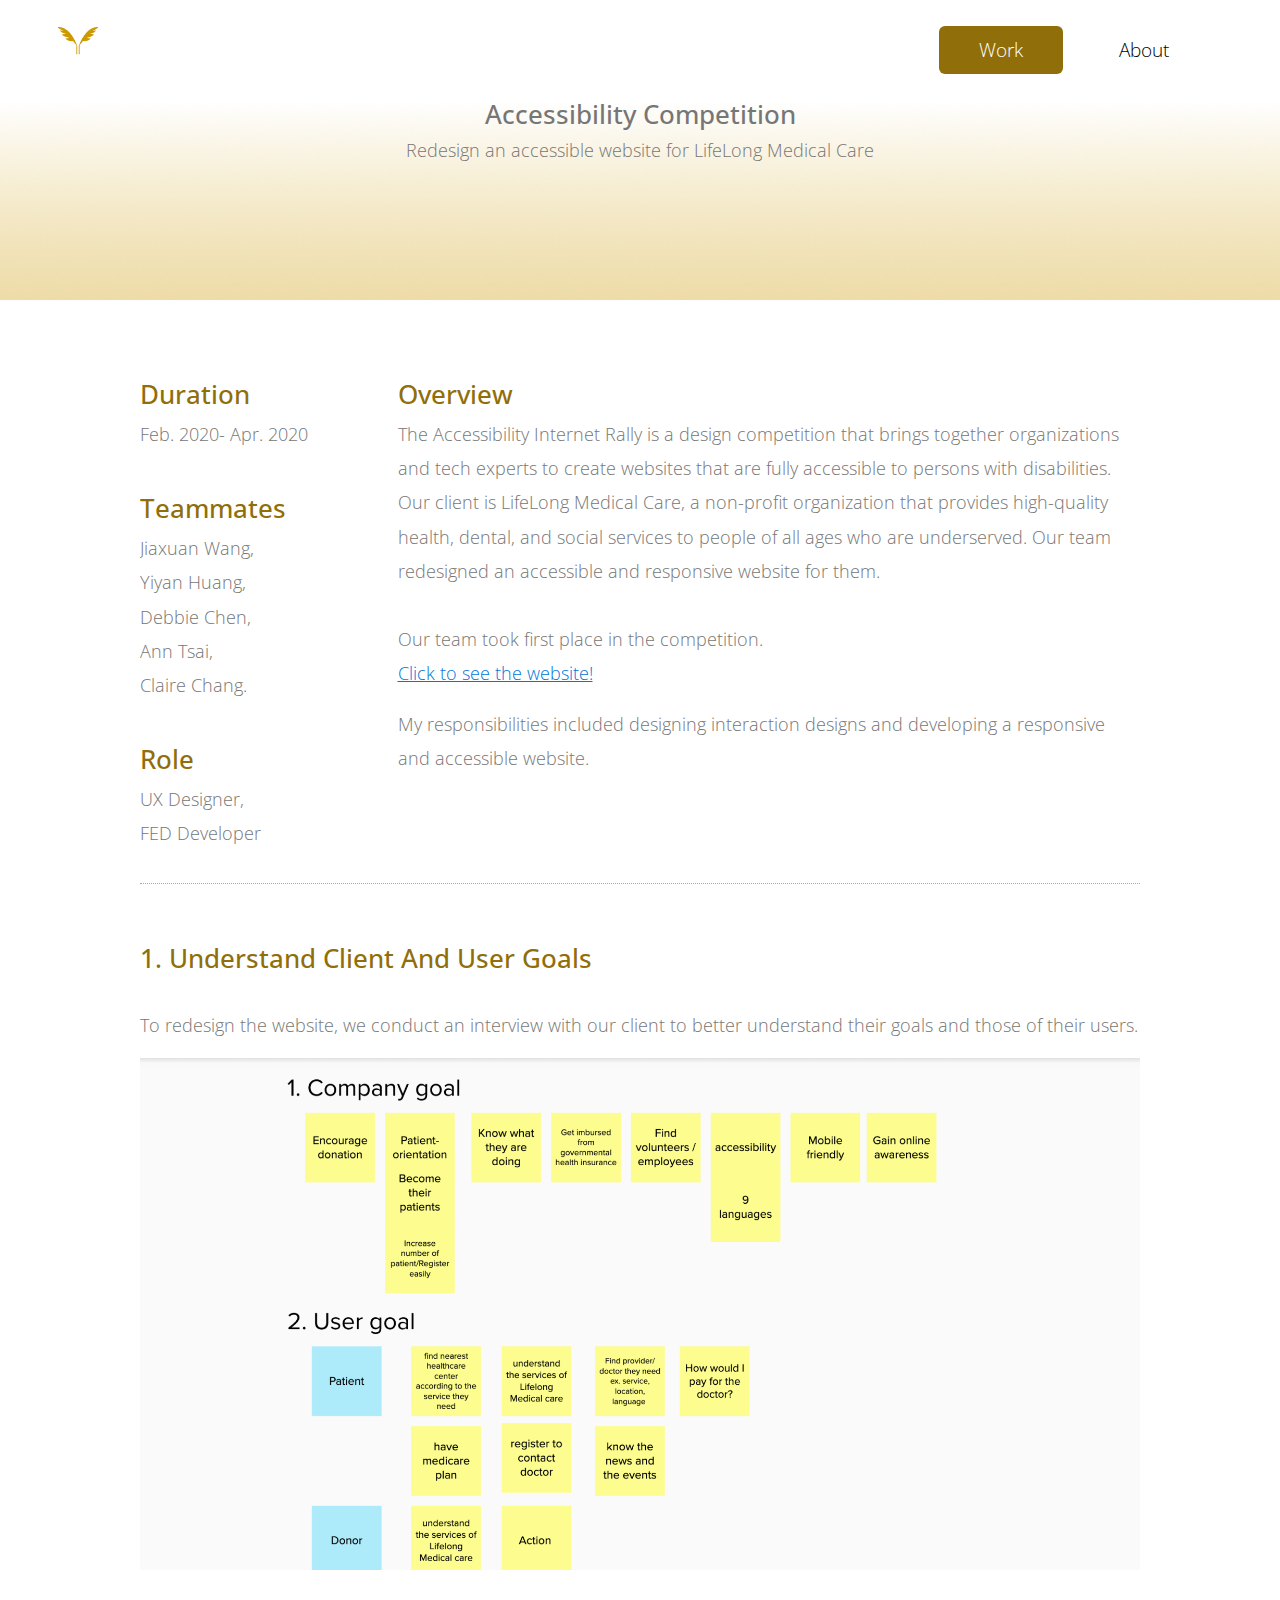
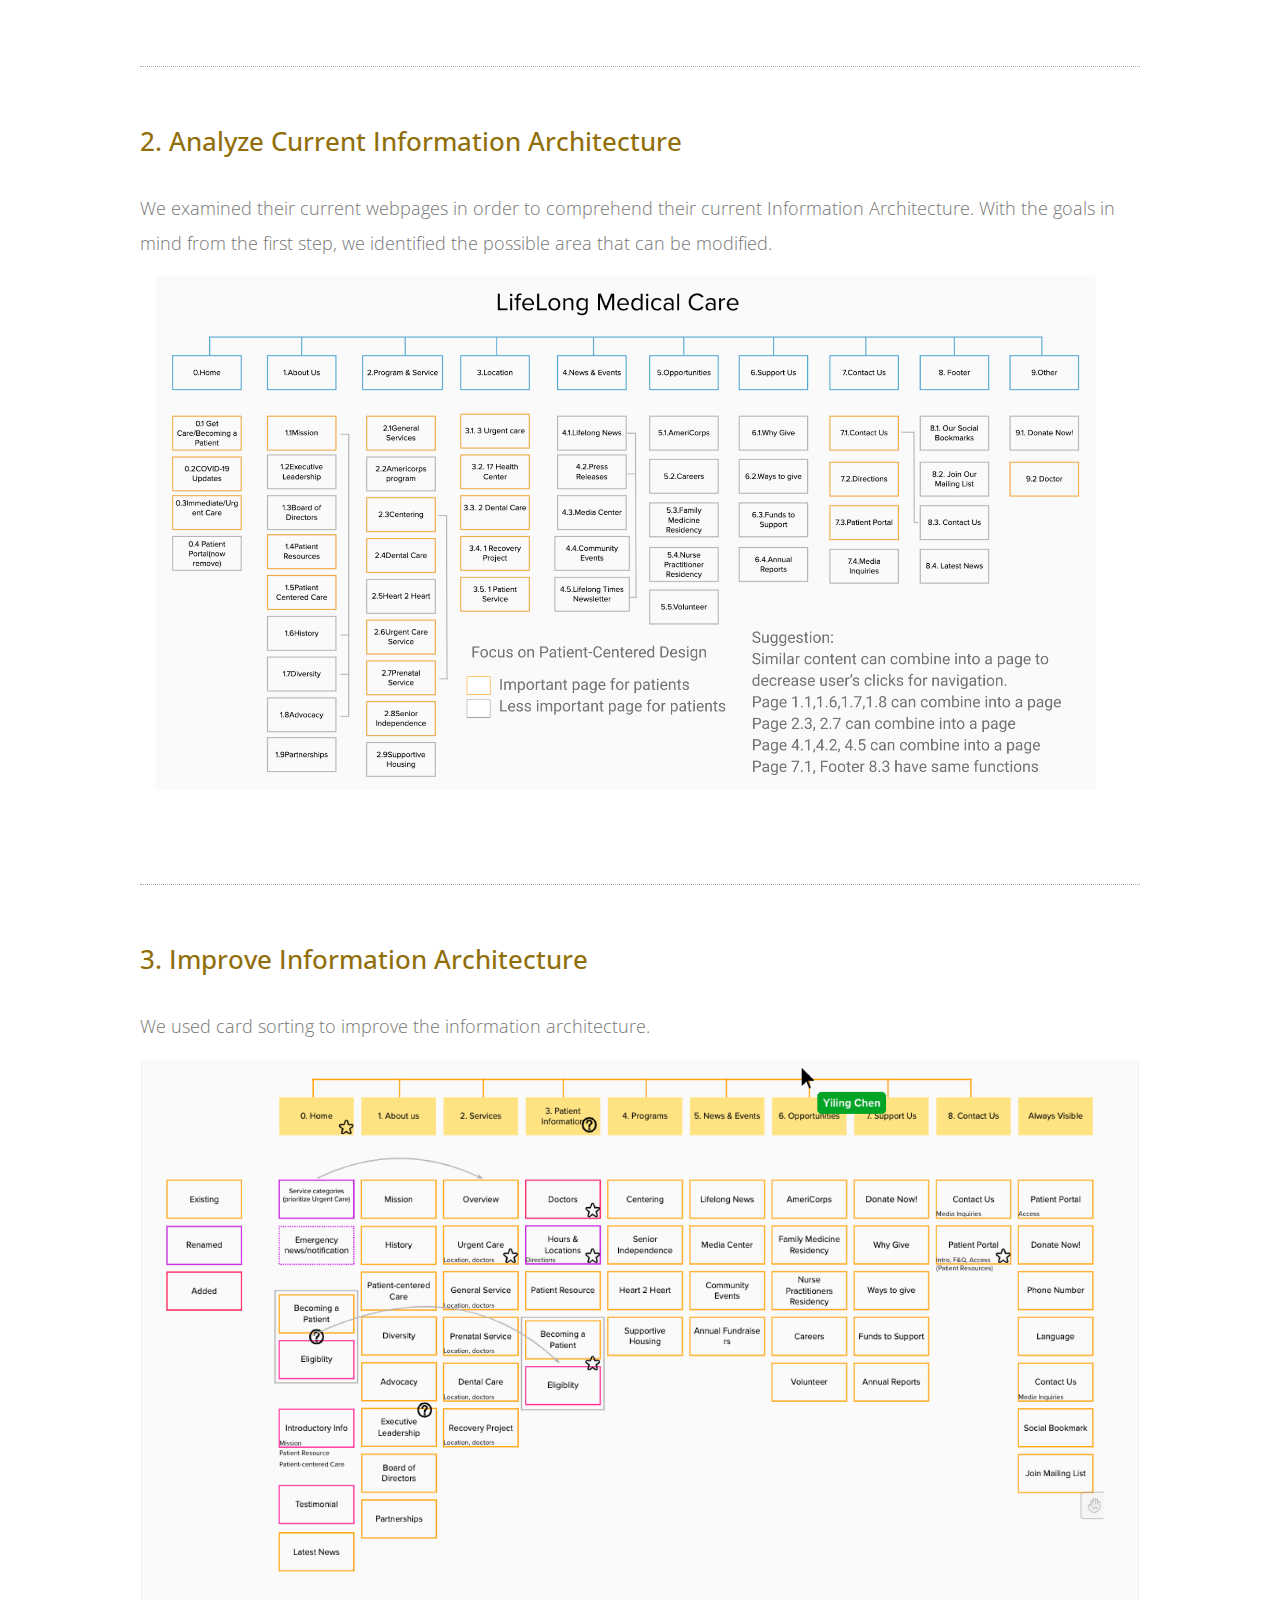
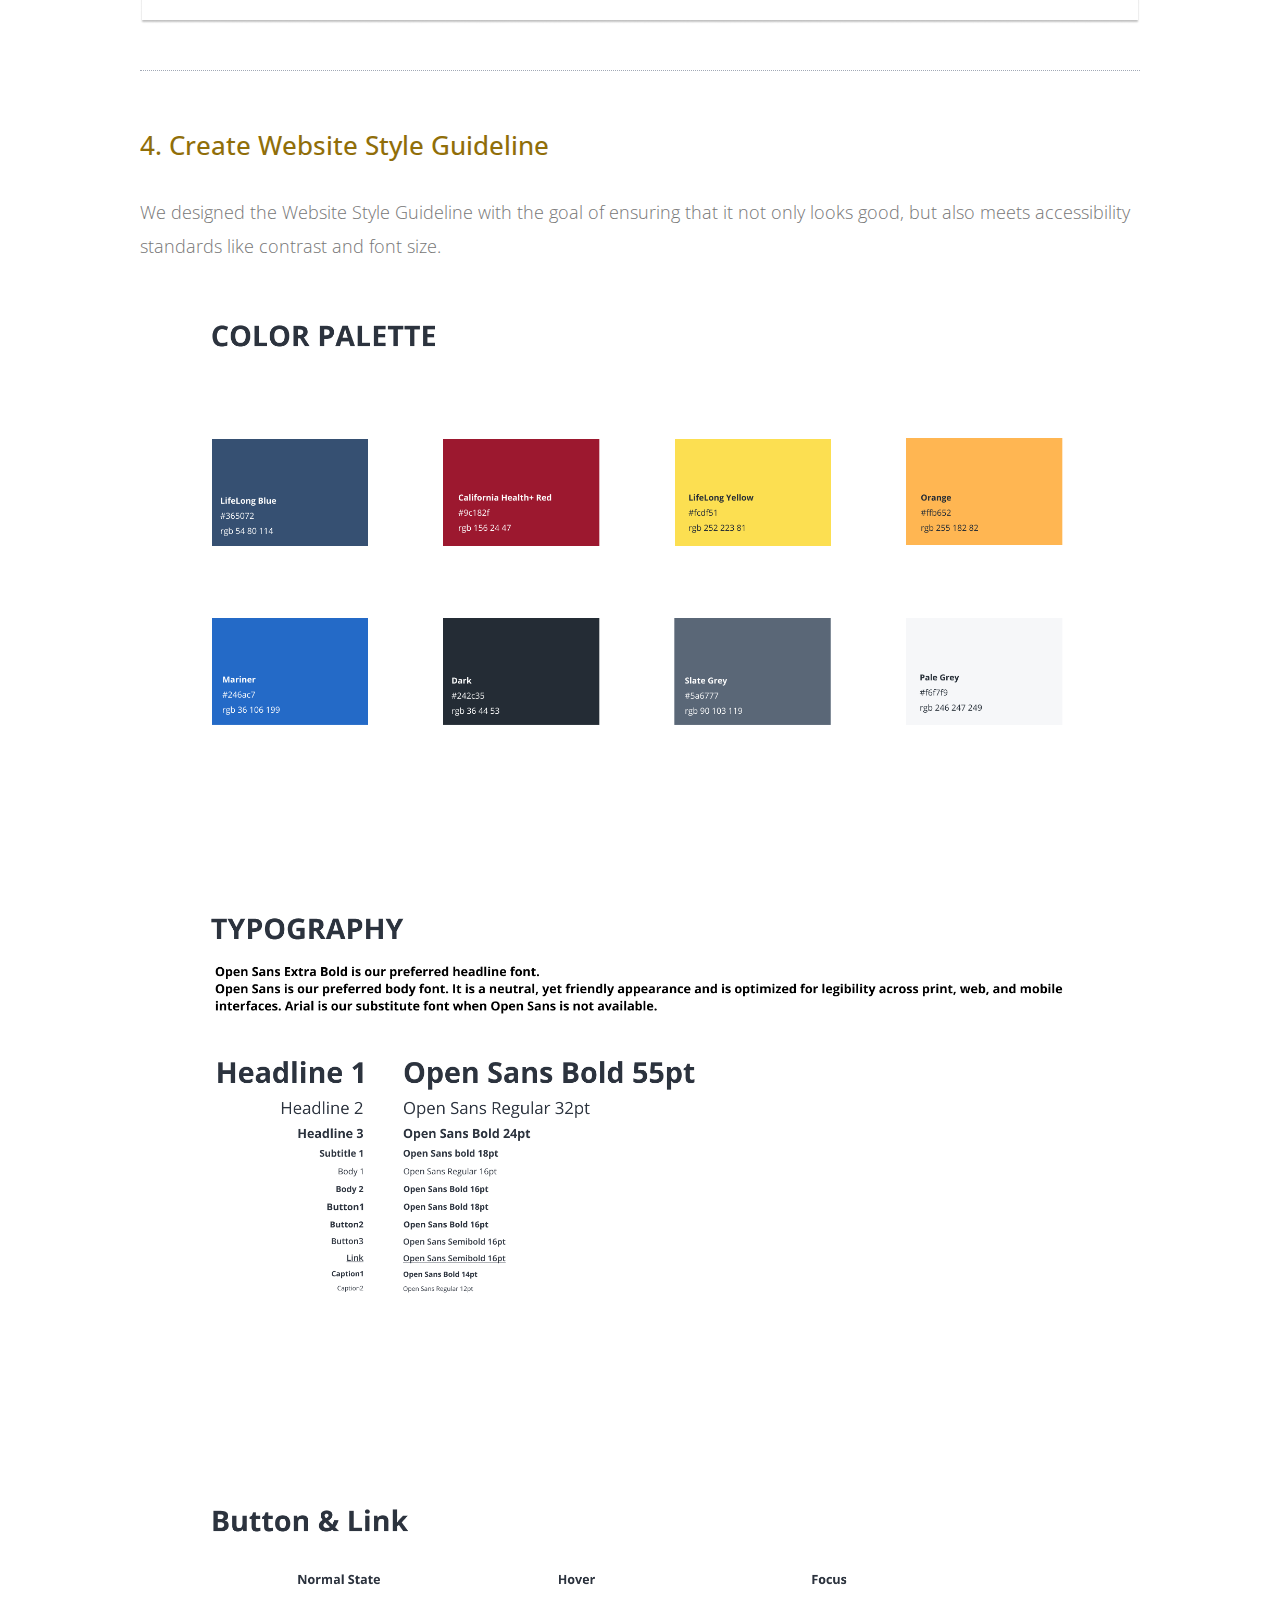
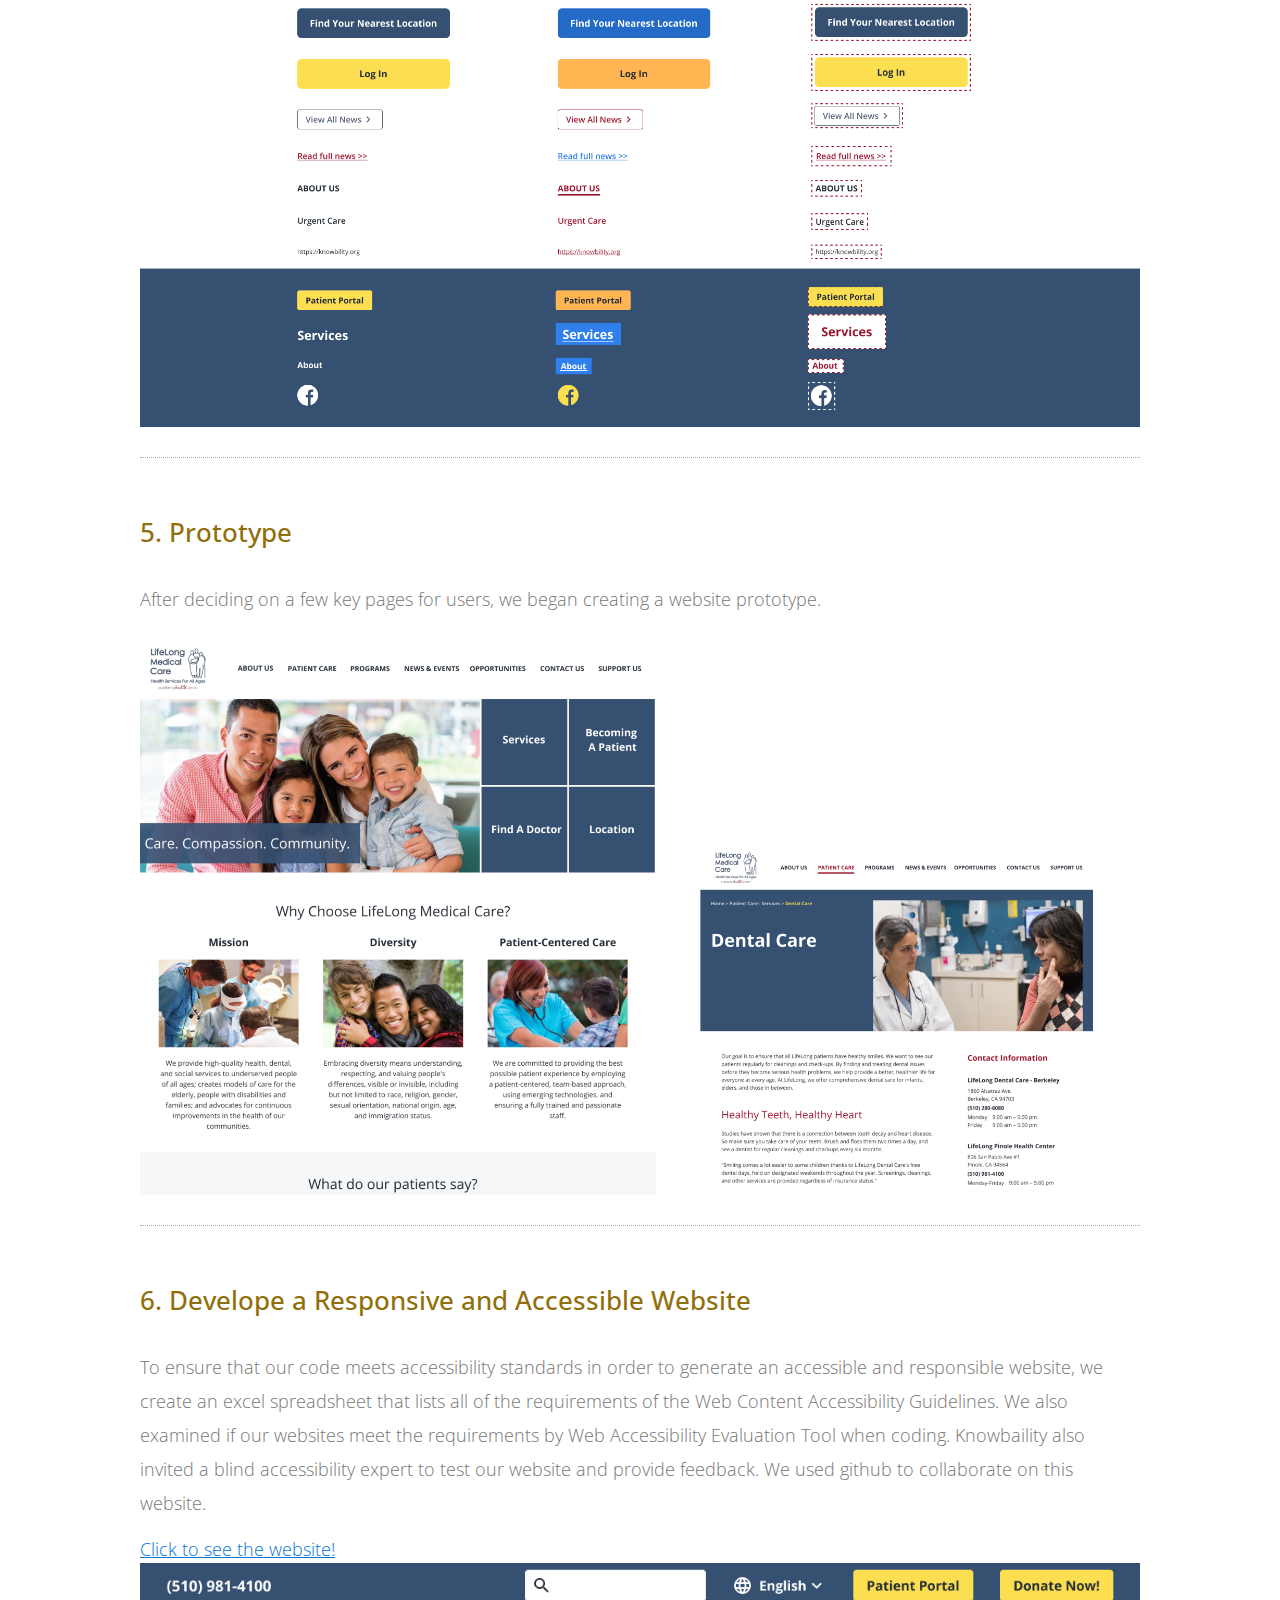
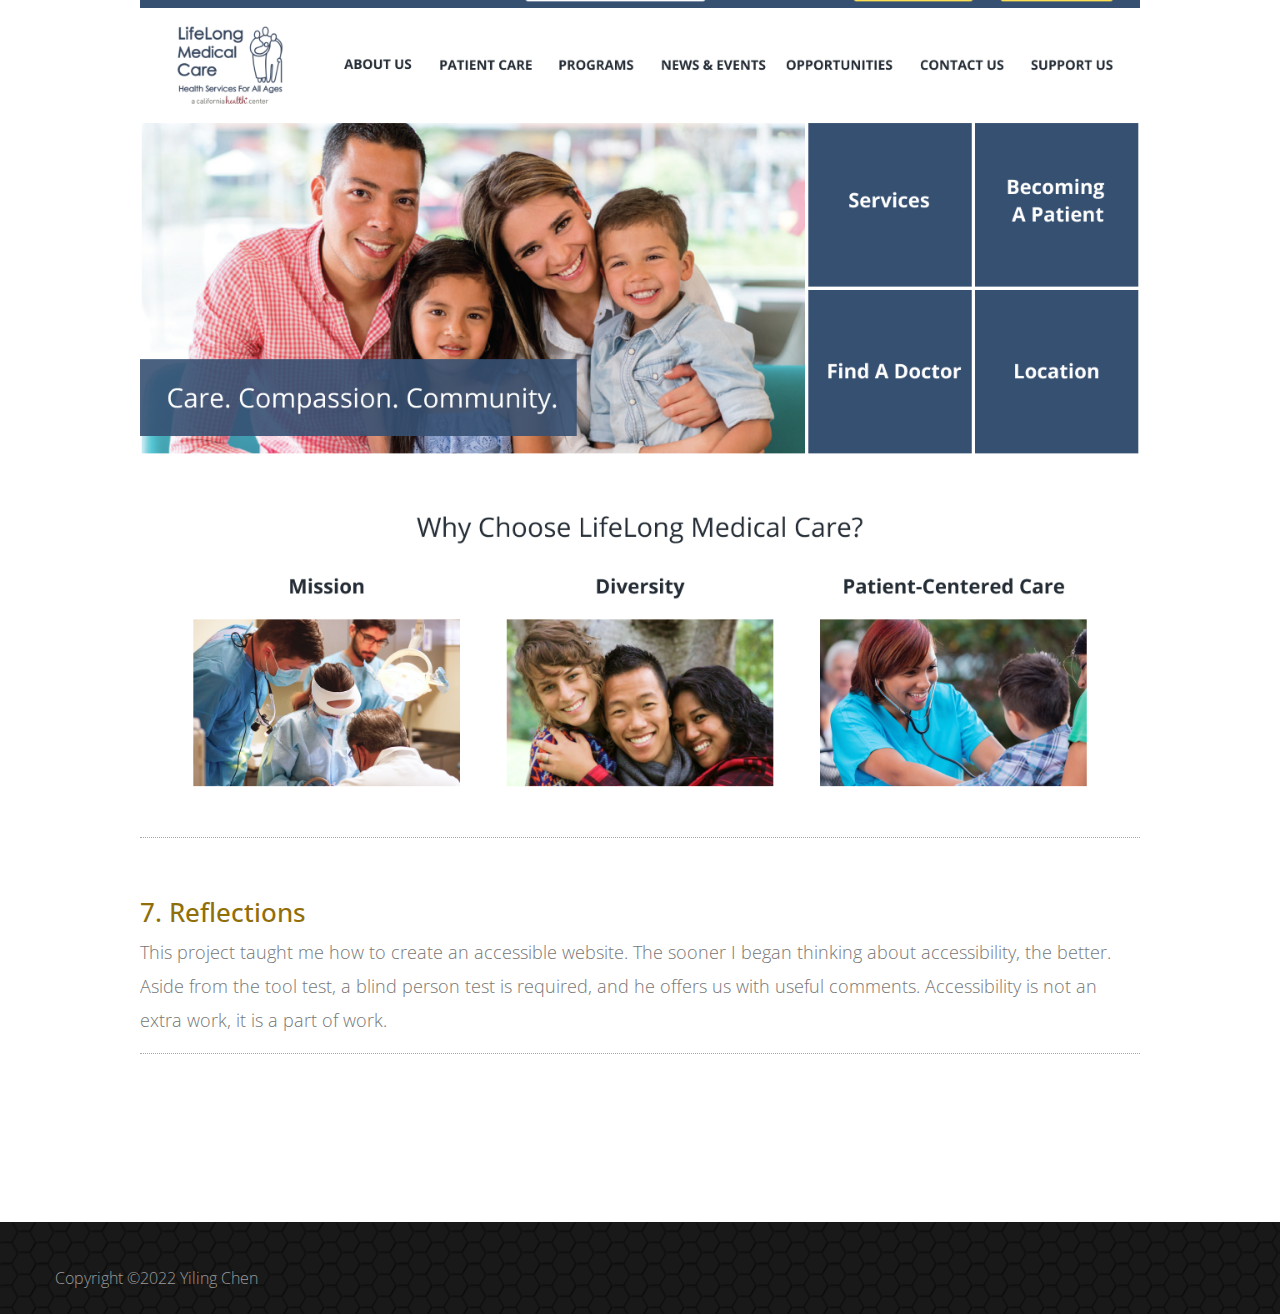
<file: lifelong.html>
<!DOCTYPE html>
<html>
<head>
    <meta charset="utf-8">
    <meta http-equiv="X-UA-Compatible" content="IE=edge">
    <meta name="viewport" content="width=device-width, initial-scale=1">

    <title>Yiling Chen</title>
    <link rel="icon" href=img/logo.ico type="image/icon type">
<!--
Classic Template
http://www.templatemo.com/tm-488-classic
-->
    <!-- load stylesheets -->
    <link rel="stylesheet" href="https://fonts.googleapis.com/css?family=Open+Sans:300,400">  <!-- Google web font "Open Sans" -->
    <link rel="stylesheet" href="css/bootstrap.min.css">                                      <!-- Bootstrap style -->
    <link rel="stylesheet" href="css/templatemo-style.css">                                   <!-- Templatemo style -->

    <!-- HTML5 shim and Respond.js for IE8 support of HTML5 elements and media queries -->
    <!-- WARNING: Respond.js doesn't work if you view the page via file:// -->
        <!--[if lt IE 9]>
          <script src="https://oss.maxcdn.com/html5shiv/3.7.2/html5shiv.min.js"></script>
          <script src="https://oss.maxcdn.com/respond/1.4.2/respond.min.js"></script>
          <![endif]-->
</head>

    <body>
       
        <div class="tm-header">
            <div class="container-fluid">
                <div class="tm-header-inner">
                    <a href="index.html"> <img src="img/logo.png" alt="logo" class="tm-margin-b-20 img-fluid"></a>
                   
                    
                    <!-- navbar -->
                    <nav class="navbar tm-main-nav">

                        <button class="navbar-toggler hidden-md-up" type="button" data-toggle="collapse" data-target="#tmNavbar">
                            &#9776;
                        </button>
                        
                        <div class="collapse navbar-toggleable-sm" id="tmNavbar">
                            <ul class="nav navbar-nav">
                                <li class="nav-item active">
                                    <a href="index.html" class="nav-link">Work</a>
                                </li>
                                <li class="nav-item">
                                    <a href="about.html" class="nav-link">About</a>
                                </li>
                             
                            </ul>                        
                        </div>
                        
                    </nav>  

                </div>                                  
            </div>            
        </div>

        <div class="tm-about-img-container">
            <h3 text-align:center> Accessibility Competition </h3>
            Redesign an accessible website for LifeLong Medical Care
            
        </div>





        <section class="tm-section">
            <div class="container-fluid">
                <div class="container-project"> 
               

                <div class="row tm-2-rows-sm-swap">
                    <div class="col-xs-12 col-sm-12 col-md-4 col-lg-3 col-xl-3 tm-2-rows-sm-down-2">
                        
                        <h3 class="tm-gold-text">Duration</h3>
                        <p>Feb. 2020- Apr. 2020</p>
                        </br>

                        <h3 class="tm-gold-text">Teammates</h3>
                        <p>Jiaxuan Wang,<br>Yiyan Huang,<br/>Debbie Chen,<br/>Ann Tsai,<br/>Claire Chang.</p>
                        </br>

                        <h3 class="tm-gold-text">Role</h3>
                        <p>UX Designer,<br>FED Developer</p>
                        
                 
                    
                    </div>

                    <div class="col-xs-12 col-sm-12 col-md-8 col-lg-9 col-xl-9 tm-2-rows-sm-down-1">
                        <h3 class="tm-gold-text">Overview</h3>

                        


                        <p>The Accessibility Internet Rally is a design competition that brings together organizations and tech experts to create websites that are fully accessible to persons with disabilities. 
                            Our client is LifeLong Medical Care, a non-profit organization that provides high-quality health, dental, and social services to people of all ages who are underserved. Our team redesigned an accessible and responsive website for them. <br/><br/>
                            Our team took first place in the competition.<br/>
                            <a href="https://yuan00611.github.io/AirU_Website/index.html" target="_blank"><u>Click to see the website!</u></a></p>
                        <p>
                            My responsibilities included designing interaction designs and developing a responsive and accessible website.</p>
                         
                        <br/>
                    </div>
                </div>
                
                <hr class="hr-edge-weak">





                <div class="row tm-margin-t-mid">
                    <div class="col-xs-12"> 
                        <h3 class="tm-gold-text">1. Understand Client And User Goals</h3><br/>
                      

                        <p>To redesign the website, we conduct an interview with our client to better understand their goals and those of their users.</p><img src="img/lifelong/1.png" alt="Image" class="img-fluid tm-img-post">
                    </div></div>
                <hr class="hr-edge-weak">

                <div class="row tm-margin-t-mid">
                    <div class="col-xs-12"> 
                        <h3 class="tm-gold-text">2. Analyze Current Information Architecture</h3><br/>
                      
                        <p>We examined their current webpages in order to comprehend their current Information Architecture. With the goals in mind from the first step, we identified the possible area that can be modified.</p>
                        <img src="img/lifelong/2.png" alt="Image" class="img-fluid tm-img-post">
                    </div></div>
                <hr class="hr-edge-weak">


                <div class="row tm-margin-t-mid">
                    <div class="col-xs-12"> 
                        <h3 class="tm-gold-text">3. Improve Information Architecture</h3><br/>
                      
                        <p>We used card sorting to improve the information architecture.</p>
                        <img src="img/lifelong/3.png" alt="Image" class="img-fluid tm-img-post">
                    </div></div>
                <hr class="hr-edge-weak">

                <div class="row tm-margin-t-mid">
                    <div class="col-xs-12">

                        <h3 class="tm-gold-text">4. Create Website Style Guideline</h3><br/>
                        <p>We designed the Website Style Guideline with the goal of ensuring that it not only looks good, but also meets accessibility standards like contrast and font size.</p>
                        <img src="img/lifelong/5.png" alt="Image" class="img-fluid tm-img-post">
                        <img src="img/lifelong/6.png" alt="Image" class="img-fluid tm-img-post">
                        <img src="img/lifelong/7.png" alt="Image" class="img-fluid tm-img-post">
                      
                <hr class="hr-edge-weak">  

                <div class="row tm-margin-t-mid">
                    <div class="col-xs-12">

                        <h3 class="tm-gold-text">5. Prototype</h3><br/>
                        <p>After deciding on a few key pages for users, we began creating a website prototype.</p>
                        <img src="img/lifelong/8.png" alt="Image" class="img-fluid tm-img-post">
                <hr class="hr-edge-weak">  
                
                <div class="row tm-margin-t-mid">
                    <div class="col-xs-12">

                        <h3 class="tm-gold-text">6. Develope a Responsive and Accessible Website</h3><br/>
                        <p>To ensure that our code meets accessibility standards in order to generate an accessible and responsible website, we create an excel spreadsheet that lists all of the requirements of the Web Content Accessibility Guidelines.
                            We also examined if our websites meet the requirements by Web Accessibility Evaluation Tool when coding. Knowbaility also invited a blind accessibility expert to test our website and provide feedback. We used github to collaborate on this website.
                        </p>
                        <a href="https://yuan00611.github.io/AirU_Website/index.html" target="_blank"><u>Click to see the website!</u></a><br/>
                        <a href="https://yuan00611.github.io/AirU_Website/index.html" target="_blank"> <img src="img/lifelong/9.png" alt="Image" class="img-fluid tm-img-post"></a>
                <hr class="hr-edge-weak">  
                
                
                <div class="row tm-margin-t-mid">
                    <div class="col-xs-12">

                        <h3 class="tm-gold-text">7. Reflections</h3>
                        <p>This project taught me how to create an accessible website. The sooner I began thinking about accessibility, the better.

                            Aside from the tool test, a blind person test is required, and he offers us with useful comments.
                            
                            Accessibility is not an extra work, it is a part of work.</p>
                <hr class="hr-edge-weak">  





                
                <div class="row tm-margin-t-mid">
                    <div class="col-xs-12">    
                
                
                <h3 class="tm-gold-text"></h3>

                
              <!--  <img src="img/portfolio5.jpg" alt="Image" class="img-fluid tm-img-post" style="display:block; margin:auto;"> -->
            
            
                </div>


               
                </div>
            </div>
        </section>





  
        
        <footer class="tm-footer">
            <div class="container-fluid">
                <div class="row">
                    
                    <div class="col-xs-12 col-sm-6 col-md-6 col-lg-3 col-xl-3">
                        
               
                                                
                    </div>

                    <div class="col-xs-12 col-sm-6 col-md-6 col-lg-3 col-xl-3">
                        
               
                                                
                    </div>

 

                    <!-- Add the extra clearfix for only the required viewport 
                        http://stackoverflow.com/questions/24590222/bootstrap-3-grid-with-different-height-in-each-item-is-it-solvable-using-only
                    -->
                    <div class="clearfix hidden-lg-up"></div>

                    <div class="col-xs-12 col-sm-6 col-md-6 col-lg-3 col-xl-3">

               
                        
                    </div>

                    <div class="col-xs-12 col-sm-6 col-md-6 col-lg-3 col-xl-3">

            
                        
                    </div>


                </div>

                <div class="row">
                    <div class="col-xs-12 tm-copyright-col">
                        <p class="tm-copyright-text">Copyright ©2022 Yiling Chen</p>
                    </div>
                </div>
            </div>
        </footer>

        <!-- load JS files -->
        <script src="js/jquery-1.11.3.min.js"></script>             <!-- jQuery (https://jquery.com/download/) -->
        <script src="https://www.atlasestateagents.co.uk/javascript/tether.min.js"></script> <!-- Tether for Bootstrap, http://stackoverflow.com/questions/34567939/how-to-fix-the-error-error-bootstrap-tooltips-require-tether-http-github-h --> 
        <script src="js/bootstrap.min.js"></script>                 <!-- Bootstrap (http://v4-alpha.getbootstrap.com/) -->
       
</body>
</html>
</file>
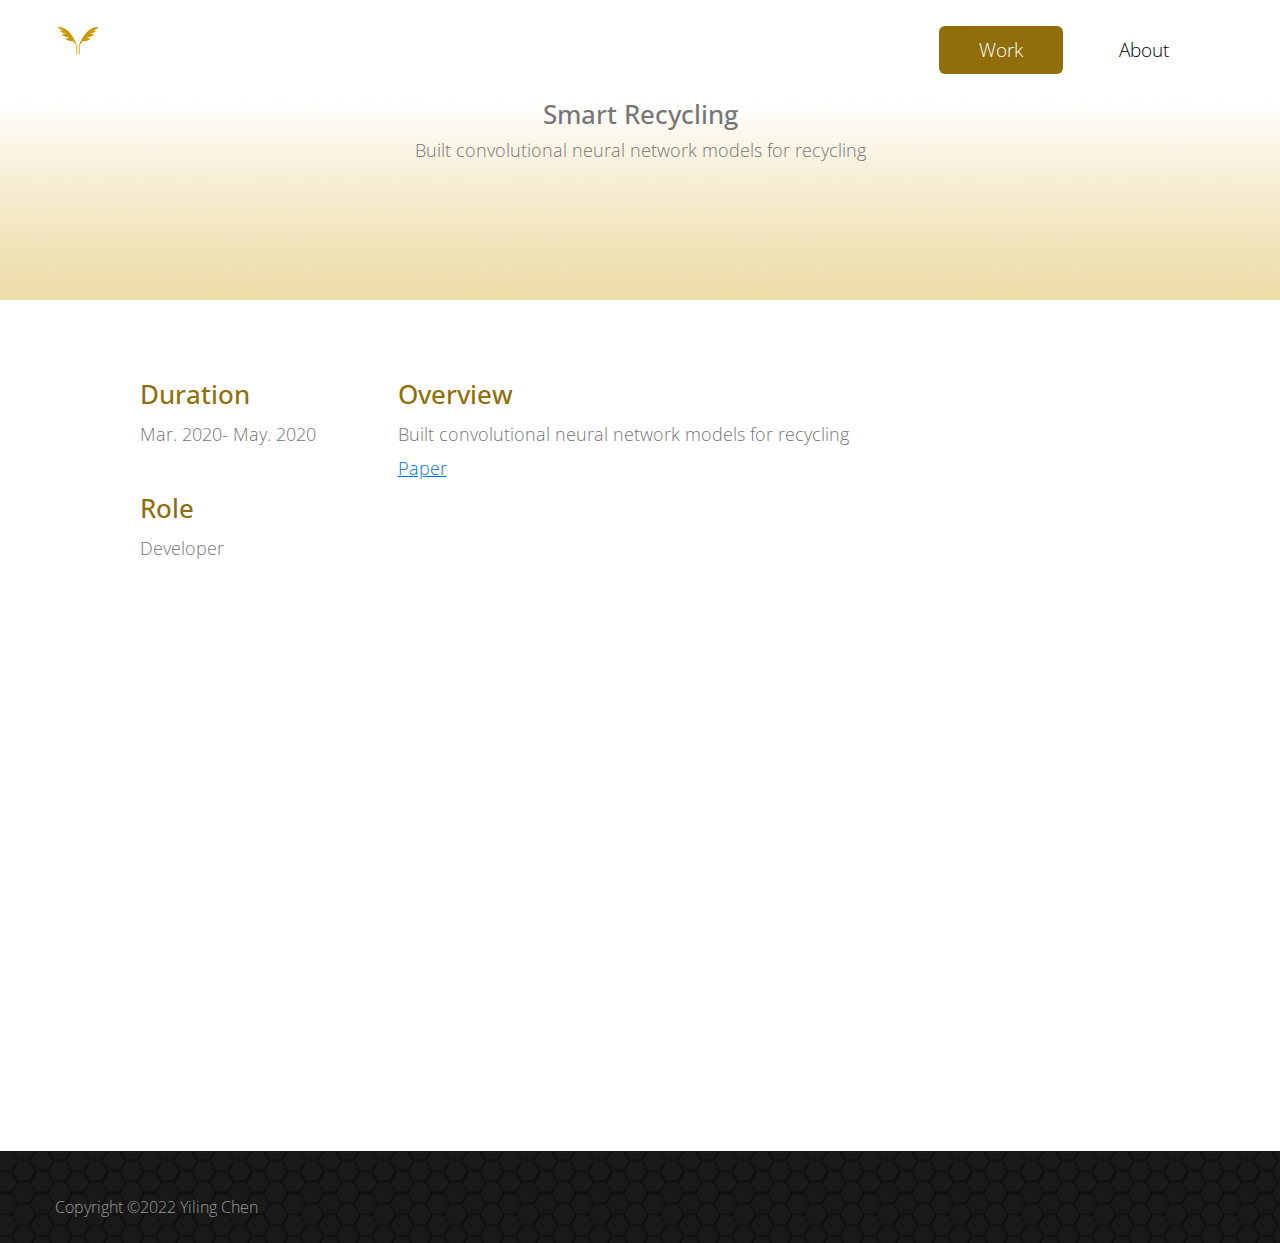
<file: ML_recycle.html>
<!DOCTYPE html>
<html>
<head>
    <meta charset="utf-8">
    <meta http-equiv="X-UA-Compatible" content="IE=edge">
    <meta name="viewport" content="width=device-width, initial-scale=1">

    <title>Yiling Chen</title>
    <link rel="icon" href=img/logo.ico type="image/icon type">
<!--
Classic Template
http://www.templatemo.com/tm-488-classic
-->
    <!-- load stylesheets -->
    <link rel="stylesheet" href="https://fonts.googleapis.com/css?family=Open+Sans:300,400">  <!-- Google web font "Open Sans" -->
    <link rel="stylesheet" href="css/bootstrap.min.css">                                      <!-- Bootstrap style -->
    <link rel="stylesheet" href="css/templatemo-style.css">                                   <!-- Templatemo style -->

    <!-- HTML5 shim and Respond.js for IE8 support of HTML5 elements and media queries -->
    <!-- WARNING: Respond.js doesn't work if you view the page via file:// -->
        <!--[if lt IE 9]>
          <script src="https://oss.maxcdn.com/html5shiv/3.7.2/html5shiv.min.js"></script>
          <script src="https://oss.maxcdn.com/respond/1.4.2/respond.min.js"></script>
          <![endif]-->
</head>

    <body>
       
        <div class="tm-header">
            <div class="container-fluid">
                <div class="tm-header-inner">
                    <a href="index.html"> <img src="img/logo.png" alt="logo" class="tm-margin-b-20 img-fluid"></a>
                   
                    
                    <!-- navbar -->
                    <nav class="navbar tm-main-nav">

                        <button class="navbar-toggler hidden-md-up" type="button" data-toggle="collapse" data-target="#tmNavbar">
                            &#9776;
                        </button>
                        
                        <div class="collapse navbar-toggleable-sm" id="tmNavbar">
                            <ul class="nav navbar-nav">
                                <li class="nav-item active">
                                    <a href="index.html" class="nav-link">Work</a>
                                </li>
                                <li class="nav-item">
                                    <a href="about.html" class="nav-link">About</a>
                                </li>
                             
                            </ul>                        
                        </div>
                        
                    </nav>  

                </div>                                  
            </div>            
        </div>

        <div class="tm-about-img-container">
            <h3 text-align:center>Smart Recycling </h3>
            Built convolutional neural network models for recycling
            
        </div>





        <section class="tm-section">
            <div class="container-fluid">
                <div class="container-project"> 
               

                <div class="row tm-2-rows-sm-swap">
                    <div class="col-xs-12 col-sm-12 col-md-4 col-lg-3 col-xl-3 tm-2-rows-sm-down-2">
                        
                        <h3 class="tm-gold-text">Duration</h3>
                        <p>Mar. 2020- May. 2020</p>
                        </br>
                        <h3 class="tm-gold-text">Role</h3>
                        <p>Developer</p>
                        
                 
                    
                    </div>

                    <div class="col-xs-12 col-sm-12 col-md-8 col-lg-9 col-xl-9 tm-2-rows-sm-down-1">
                        <h3 class="tm-gold-text">Overview</h3>

                        


                       <p>Built convolutional neural network models for recycling
                       <br/><a href="https://drive.google.com/file/d/11w1IaXv27qn1NIvw0e6O-uJ0CMU0ZMLE/view" target="_blank"><u>Paper</u></a><br/><br/></p>

                       <div class="video-container">
                       <iframe width="560" height="315" src="https://www.youtube.com/embed/2aiTcrFekFo" title="YouTube video player" frameborder="0" allow="accelerometer; autoplay; clipboard-write; encrypted-media; gyroscope; picture-in-picture" allowfullscreen></iframe>
                       </div> 

                      

                    </div>
                </div>
                



                
                <div class="row tm-margin-t-mid">
                    <div class="col-xs-12">    
                
                
                <h3 class="tm-gold-text"></h3>

                

               
              <!--  <img src="img/portfolio5.jpg" alt="Image" class="img-fluid tm-img-post" style="display:block; margin:auto;"> -->
            
            
            
                    </div>
                </div>


               
                </div>
            </div>
        </section>





  
        
        <footer class="tm-footer">
            <div class="container-fluid">
                <div class="row">
                    
                    <div class="col-xs-12 col-sm-6 col-md-6 col-lg-3 col-xl-3">
                        
               
                                                
                    </div>

                    <div class="col-xs-12 col-sm-6 col-md-6 col-lg-3 col-xl-3">
                        
               
                                                
                    </div>

 

                    <!-- Add the extra clearfix for only the required viewport 
                        http://stackoverflow.com/questions/24590222/bootstrap-3-grid-with-different-height-in-each-item-is-it-solvable-using-only
                    -->
                    <div class="clearfix hidden-lg-up"></div>

                    <div class="col-xs-12 col-sm-6 col-md-6 col-lg-3 col-xl-3">

               
                        
                    </div>

                    <div class="col-xs-12 col-sm-6 col-md-6 col-lg-3 col-xl-3">

            
                        
                    </div>


                </div>

                <div class="row">
                    <div class="col-xs-12 tm-copyright-col">
                        <p class="tm-copyright-text">Copyright ©2022 Yiling Chen</p>
                    </div>
                </div>
            </div>
        </footer>

        <!-- load JS files -->
        <script src="js/jquery-1.11.3.min.js"></script>             <!-- jQuery (https://jquery.com/download/) -->
        <script src="https://www.atlasestateagents.co.uk/javascript/tether.min.js"></script> <!-- Tether for Bootstrap, http://stackoverflow.com/questions/34567939/how-to-fix-the-error-error-bootstrap-tooltips-require-tether-http-github-h --> 
        <script src="js/bootstrap.min.js"></script>                 <!-- Bootstrap (http://v4-alpha.getbootstrap.com/) -->
       
</body>
</html>
</file>
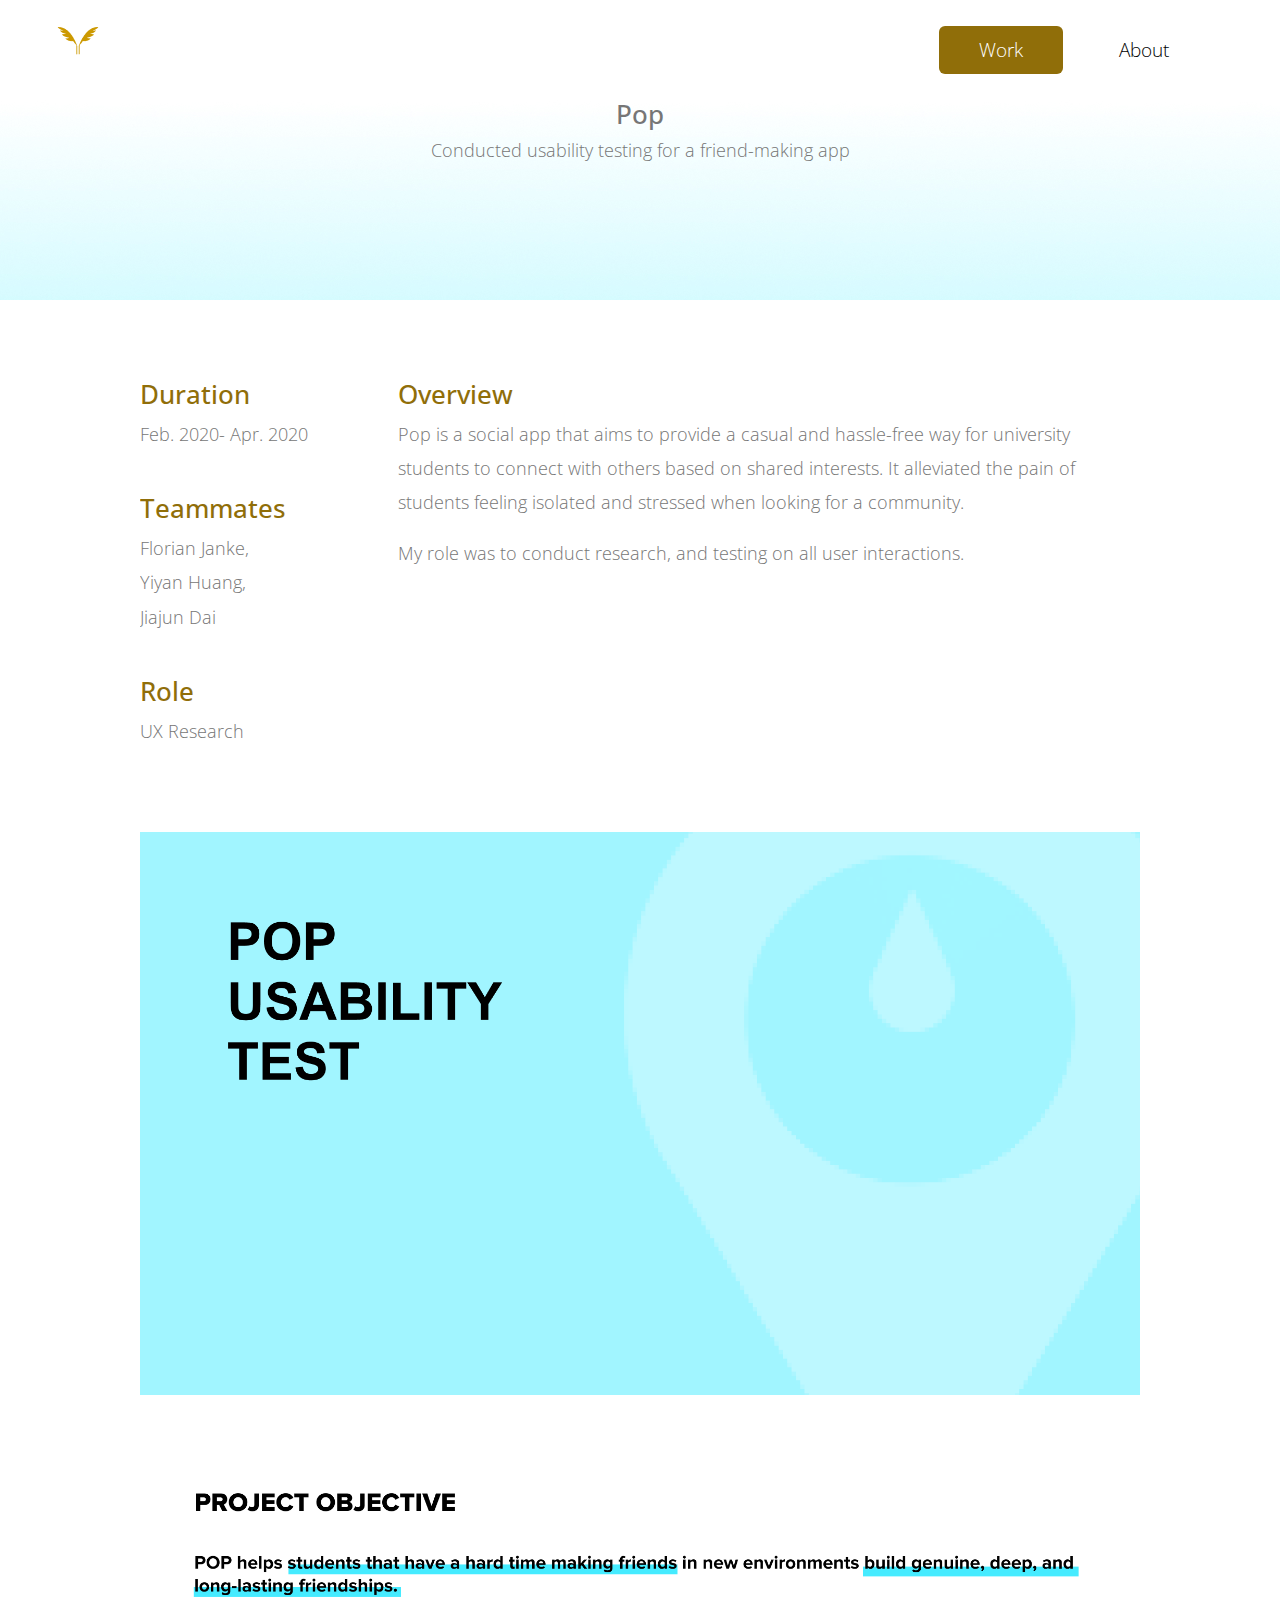
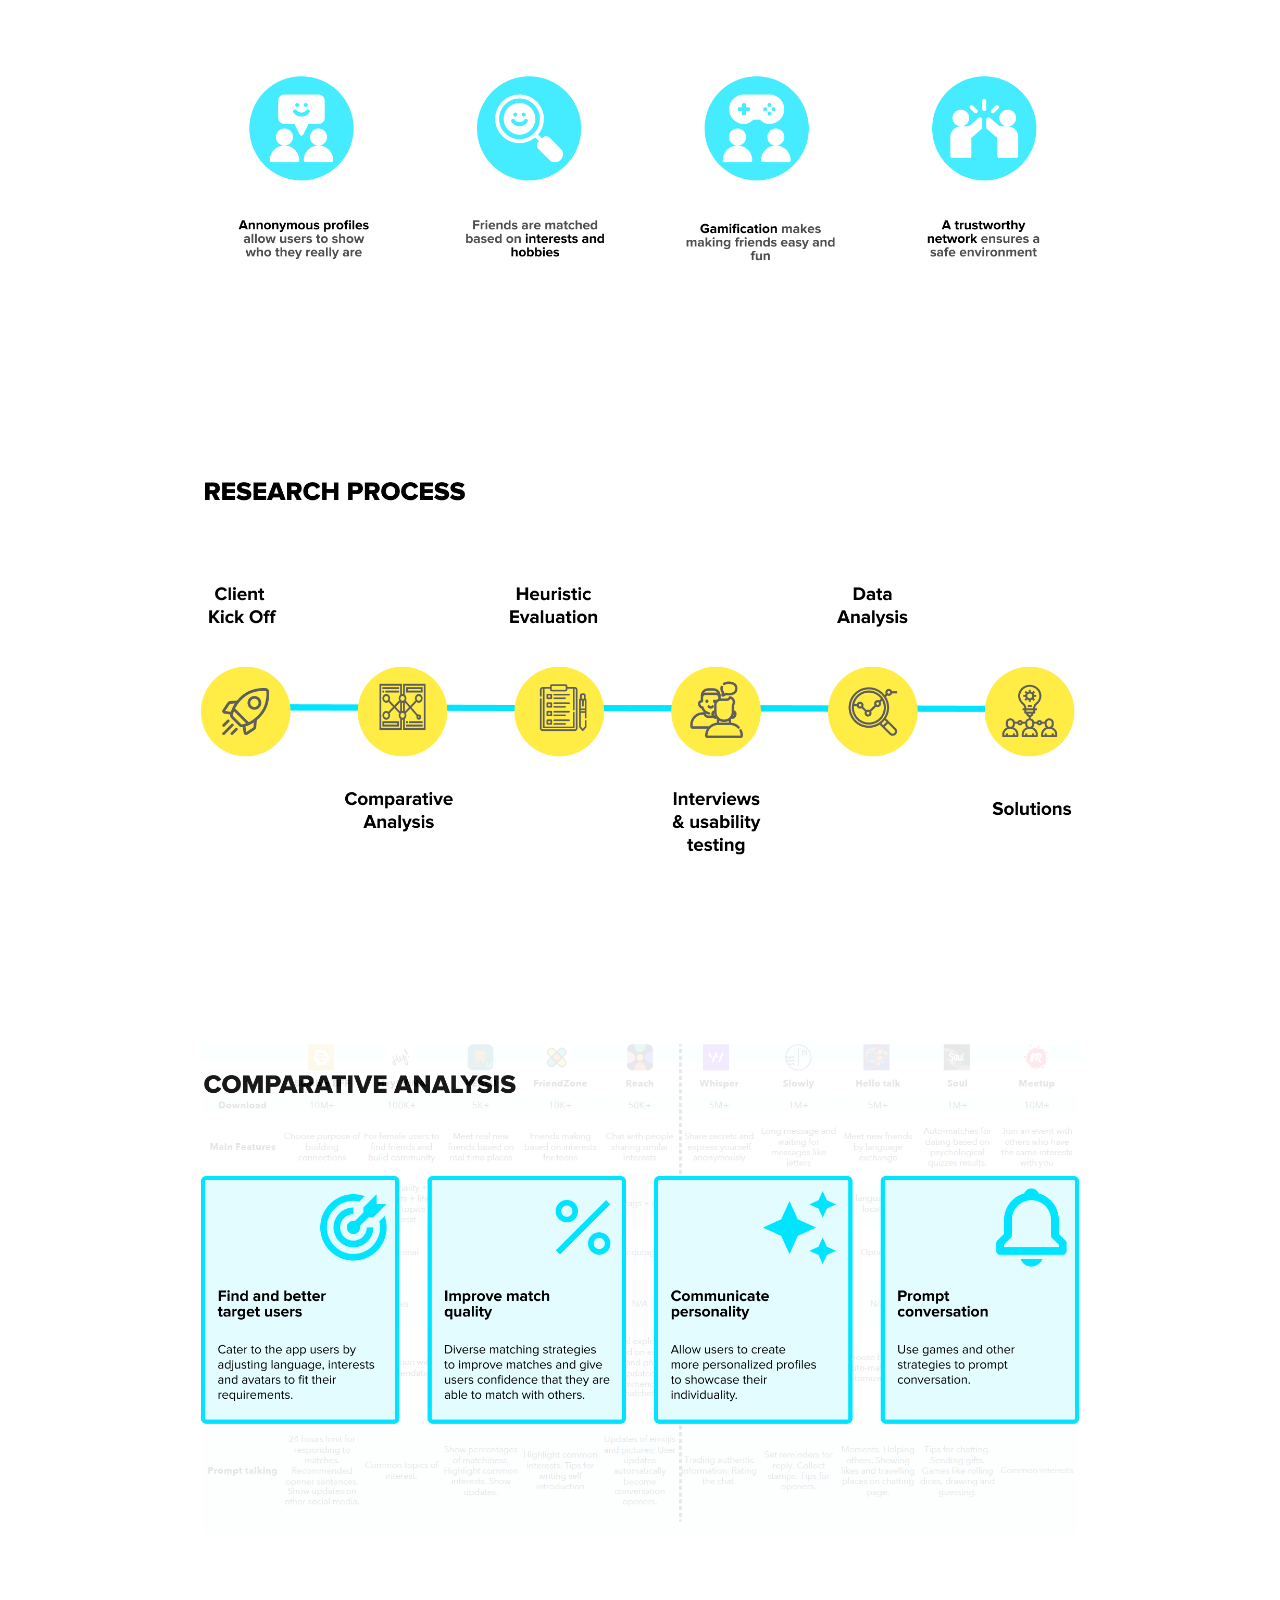
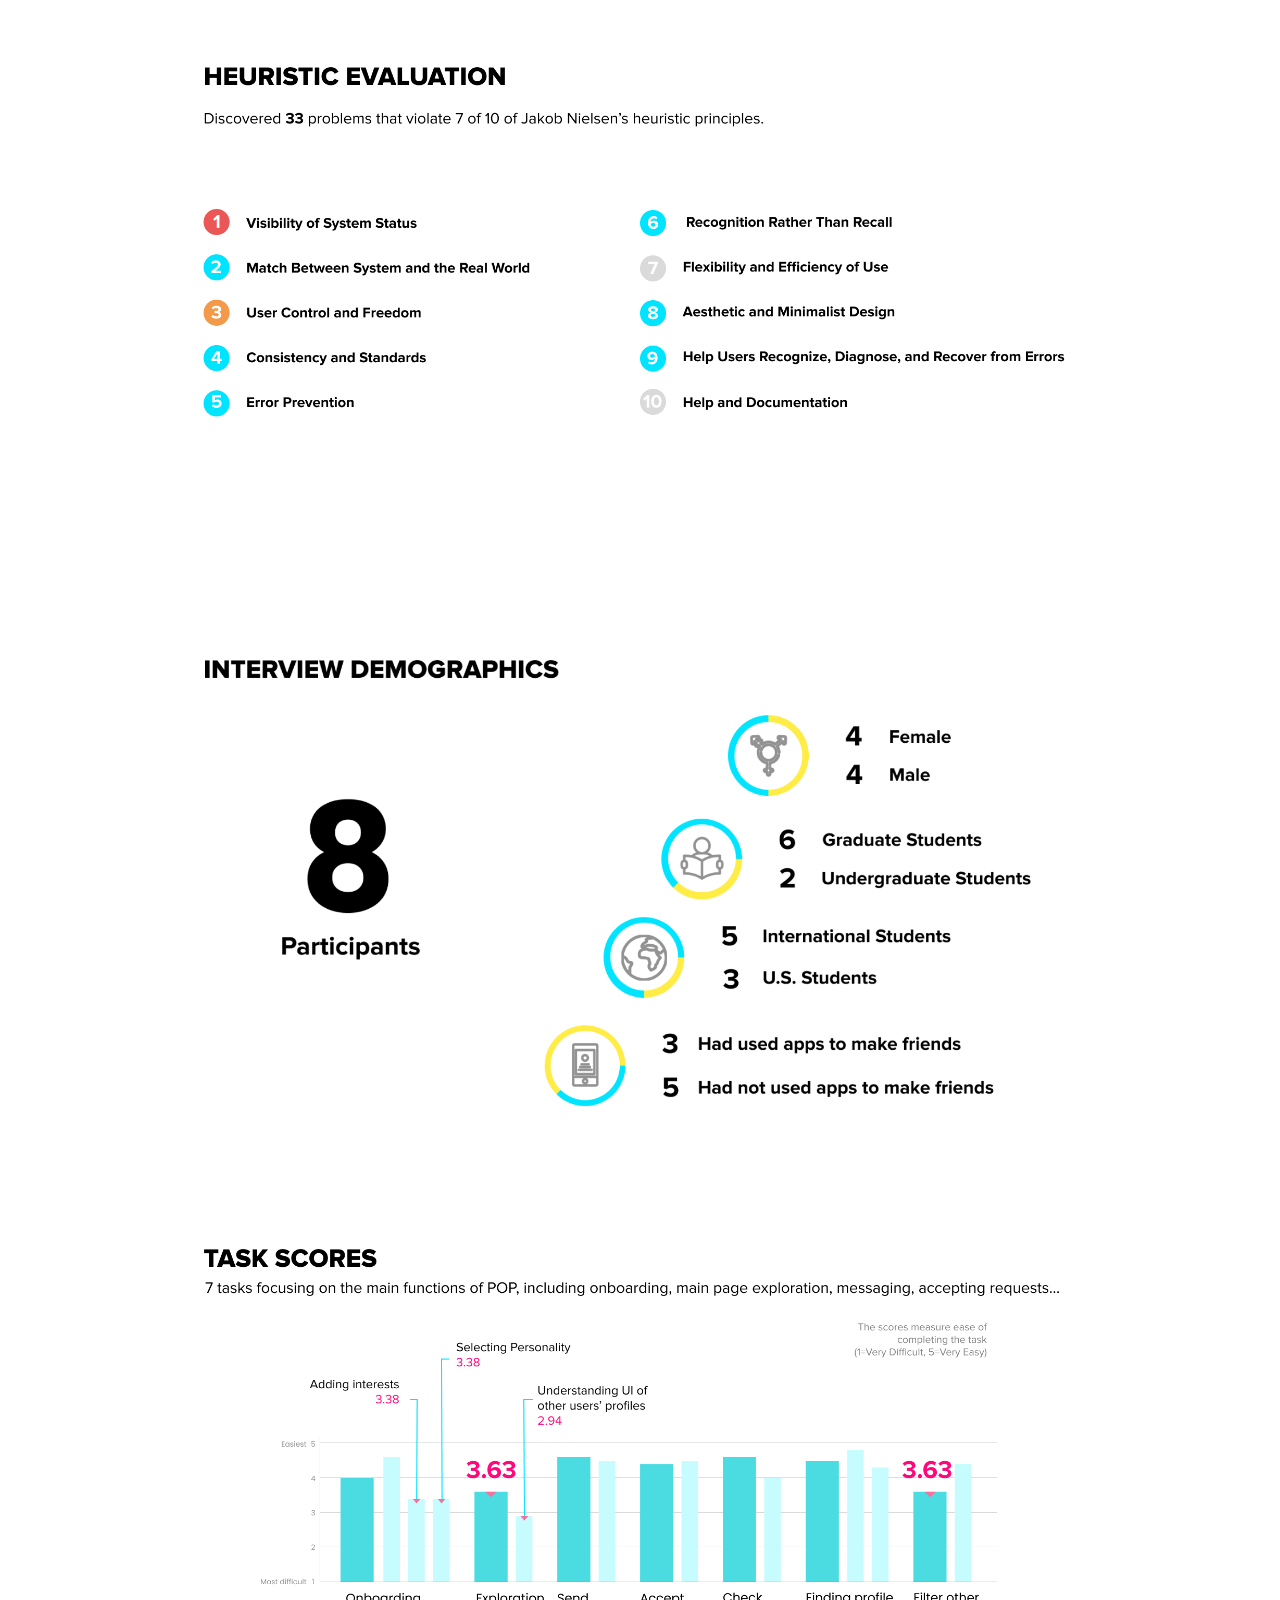
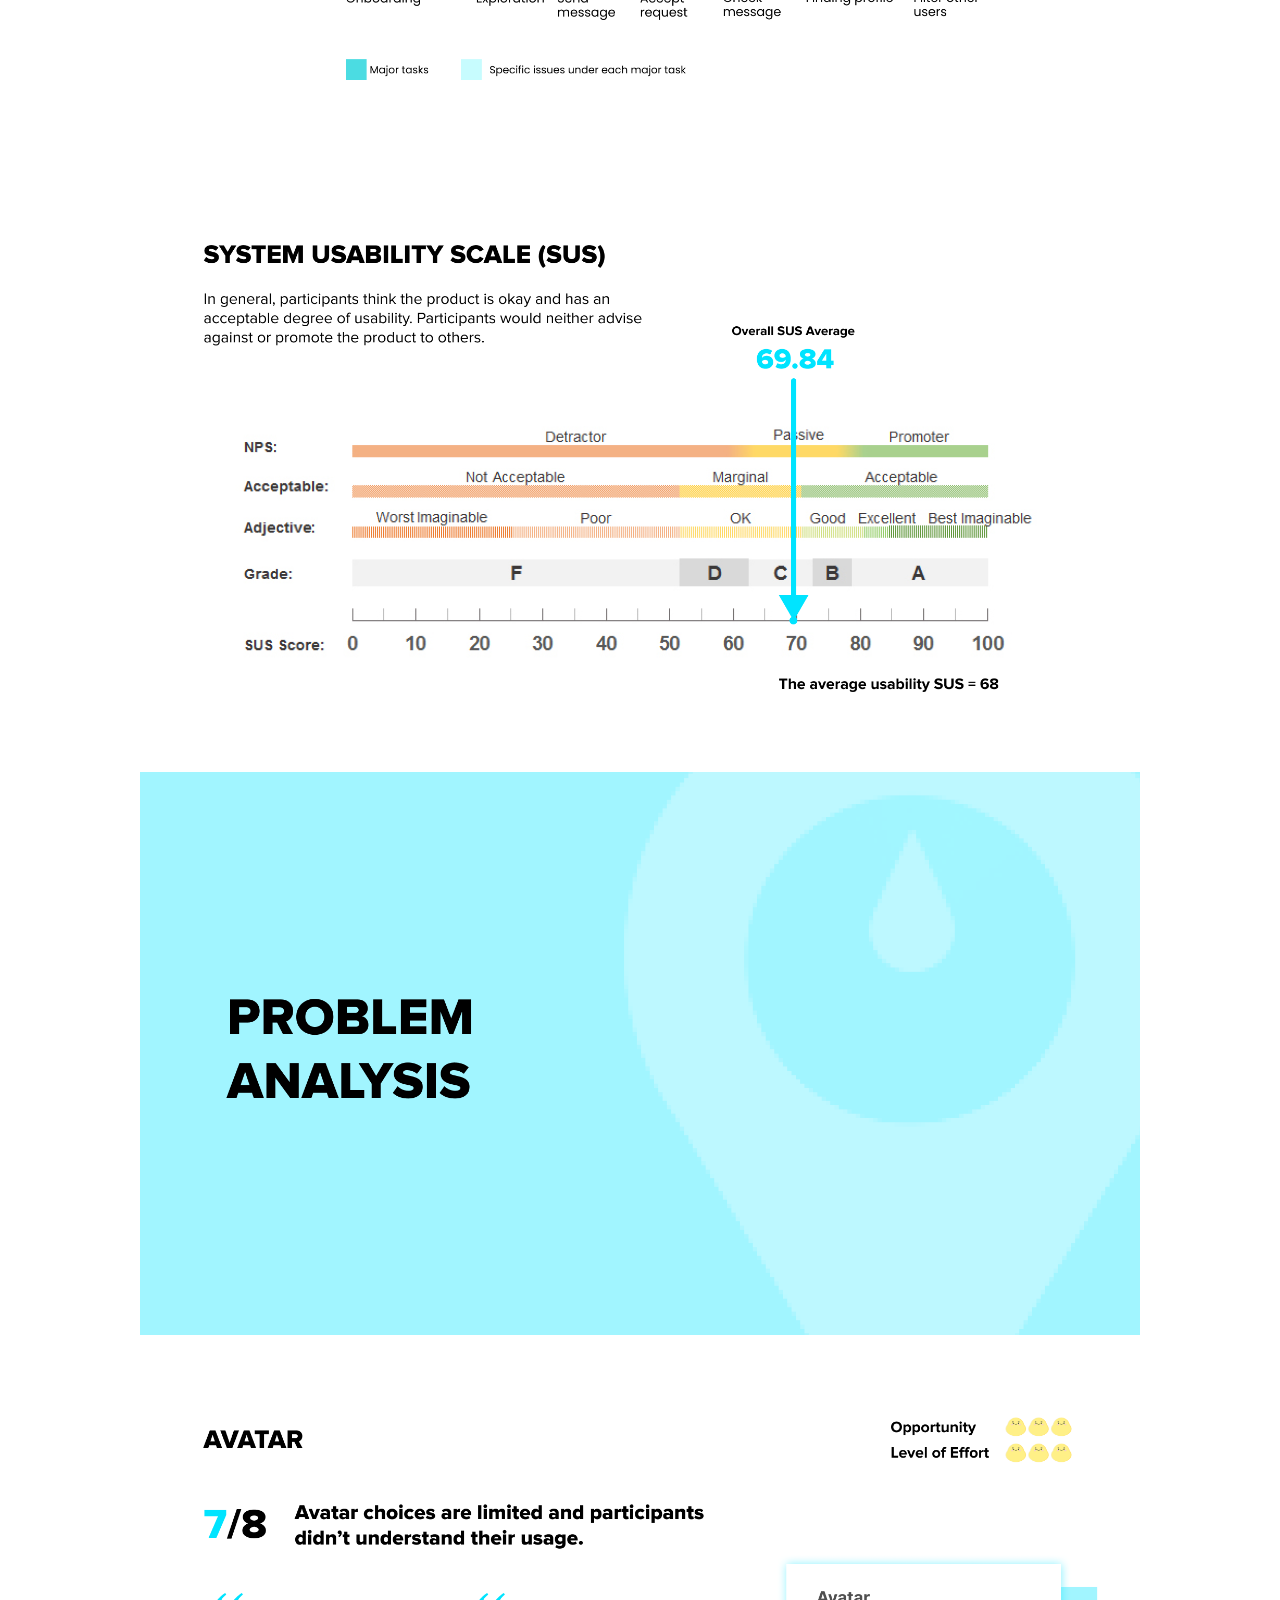
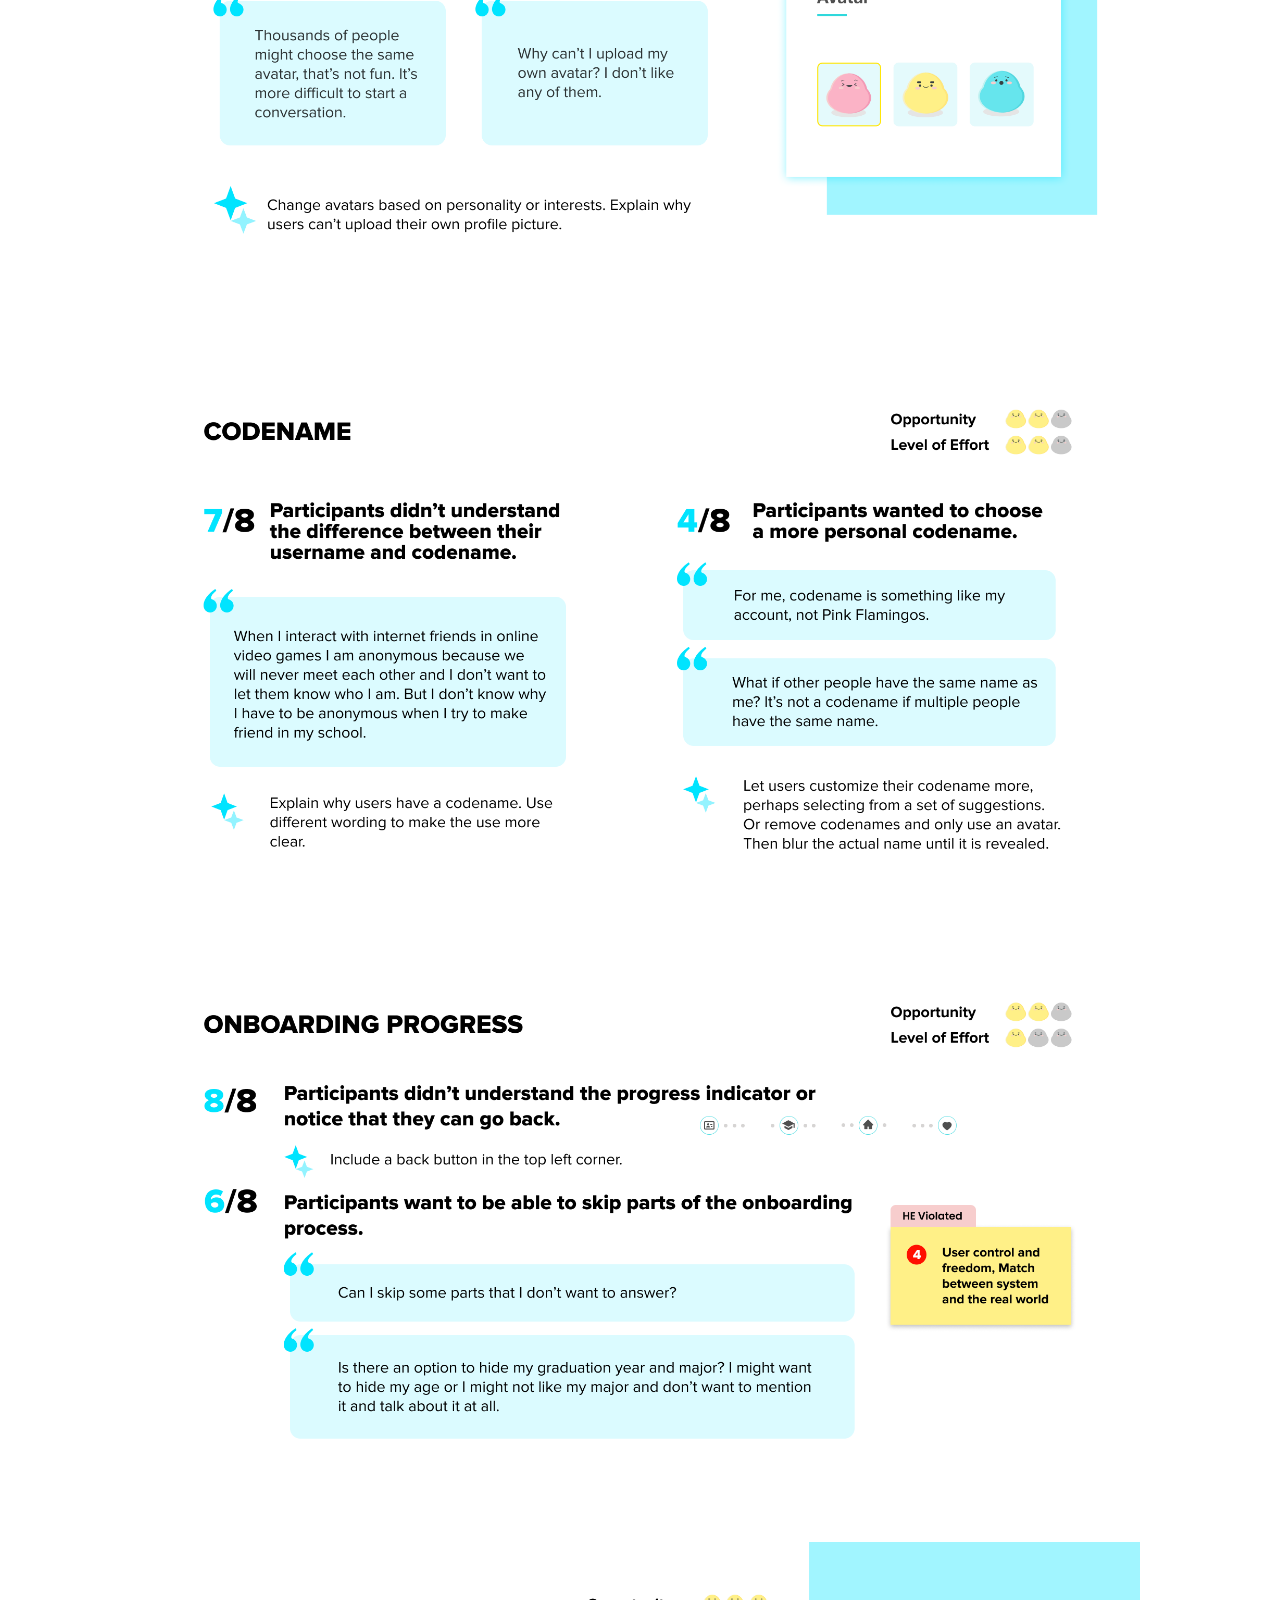
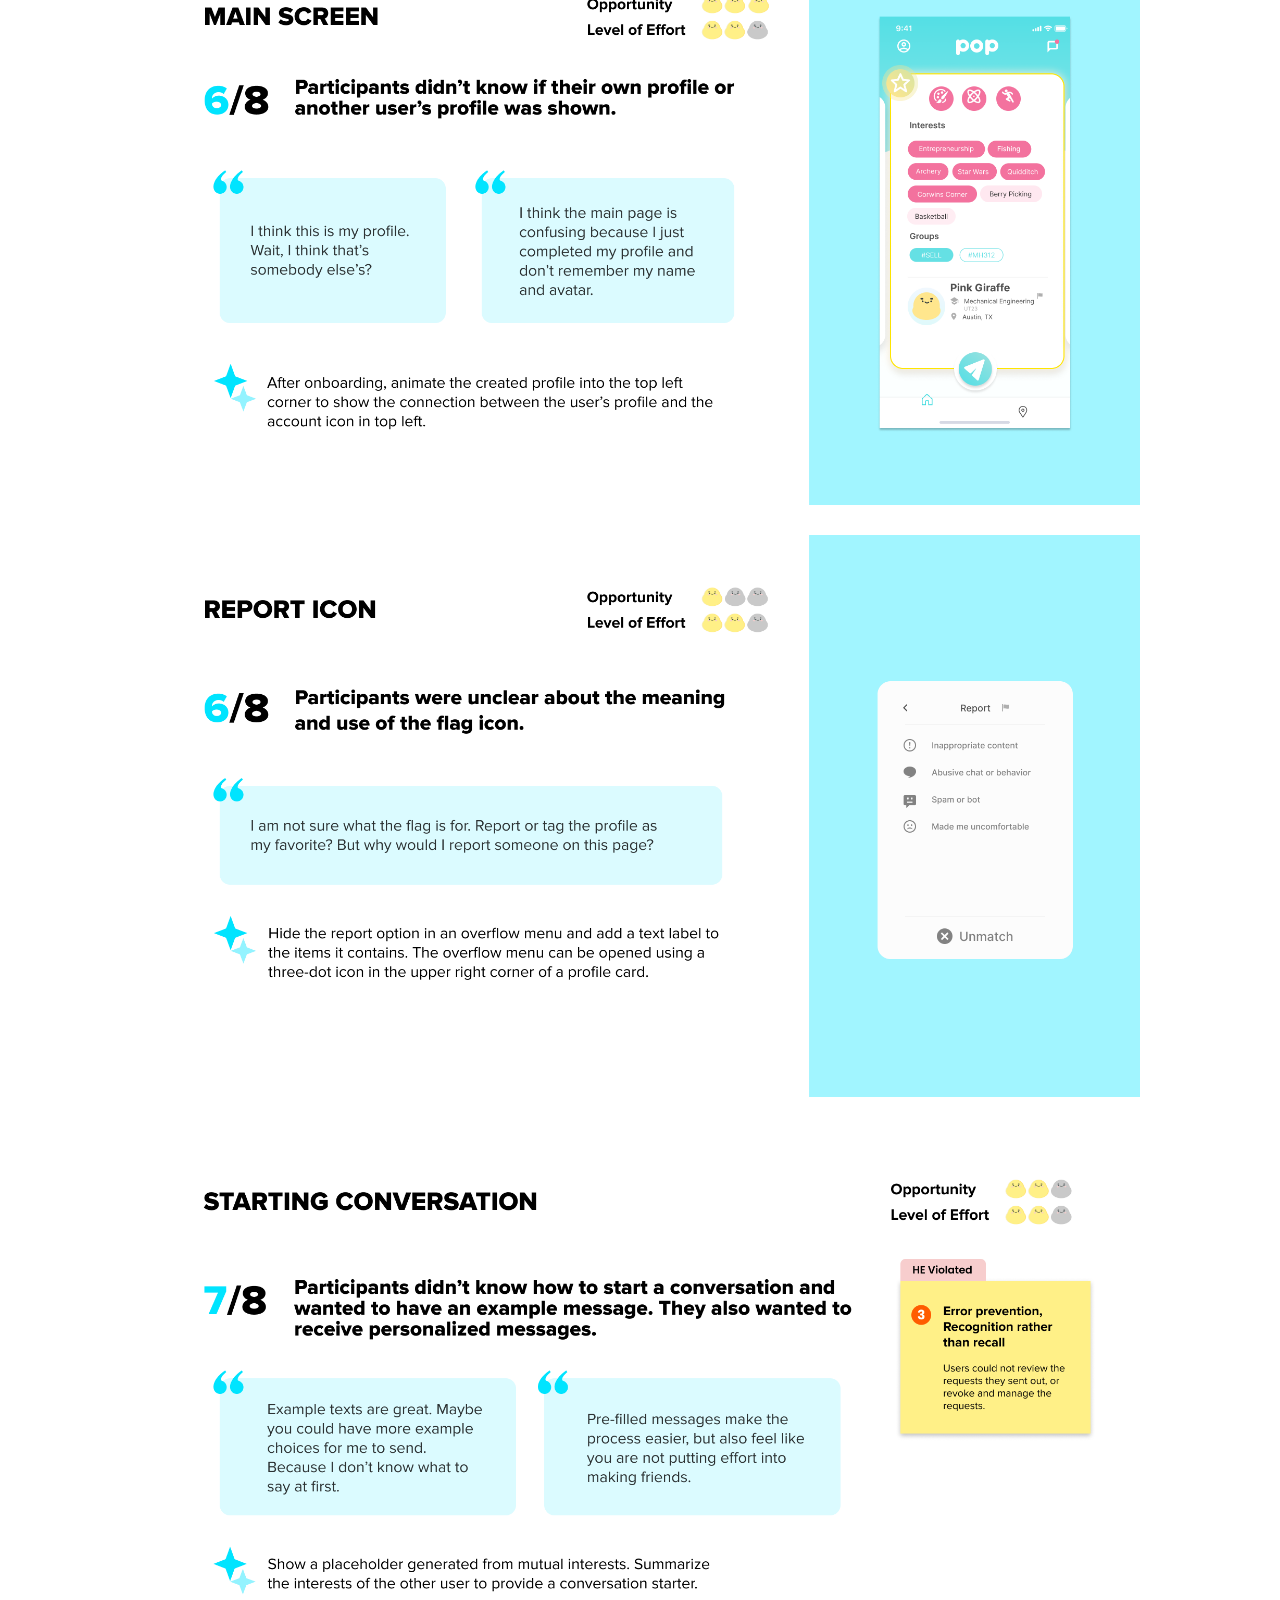
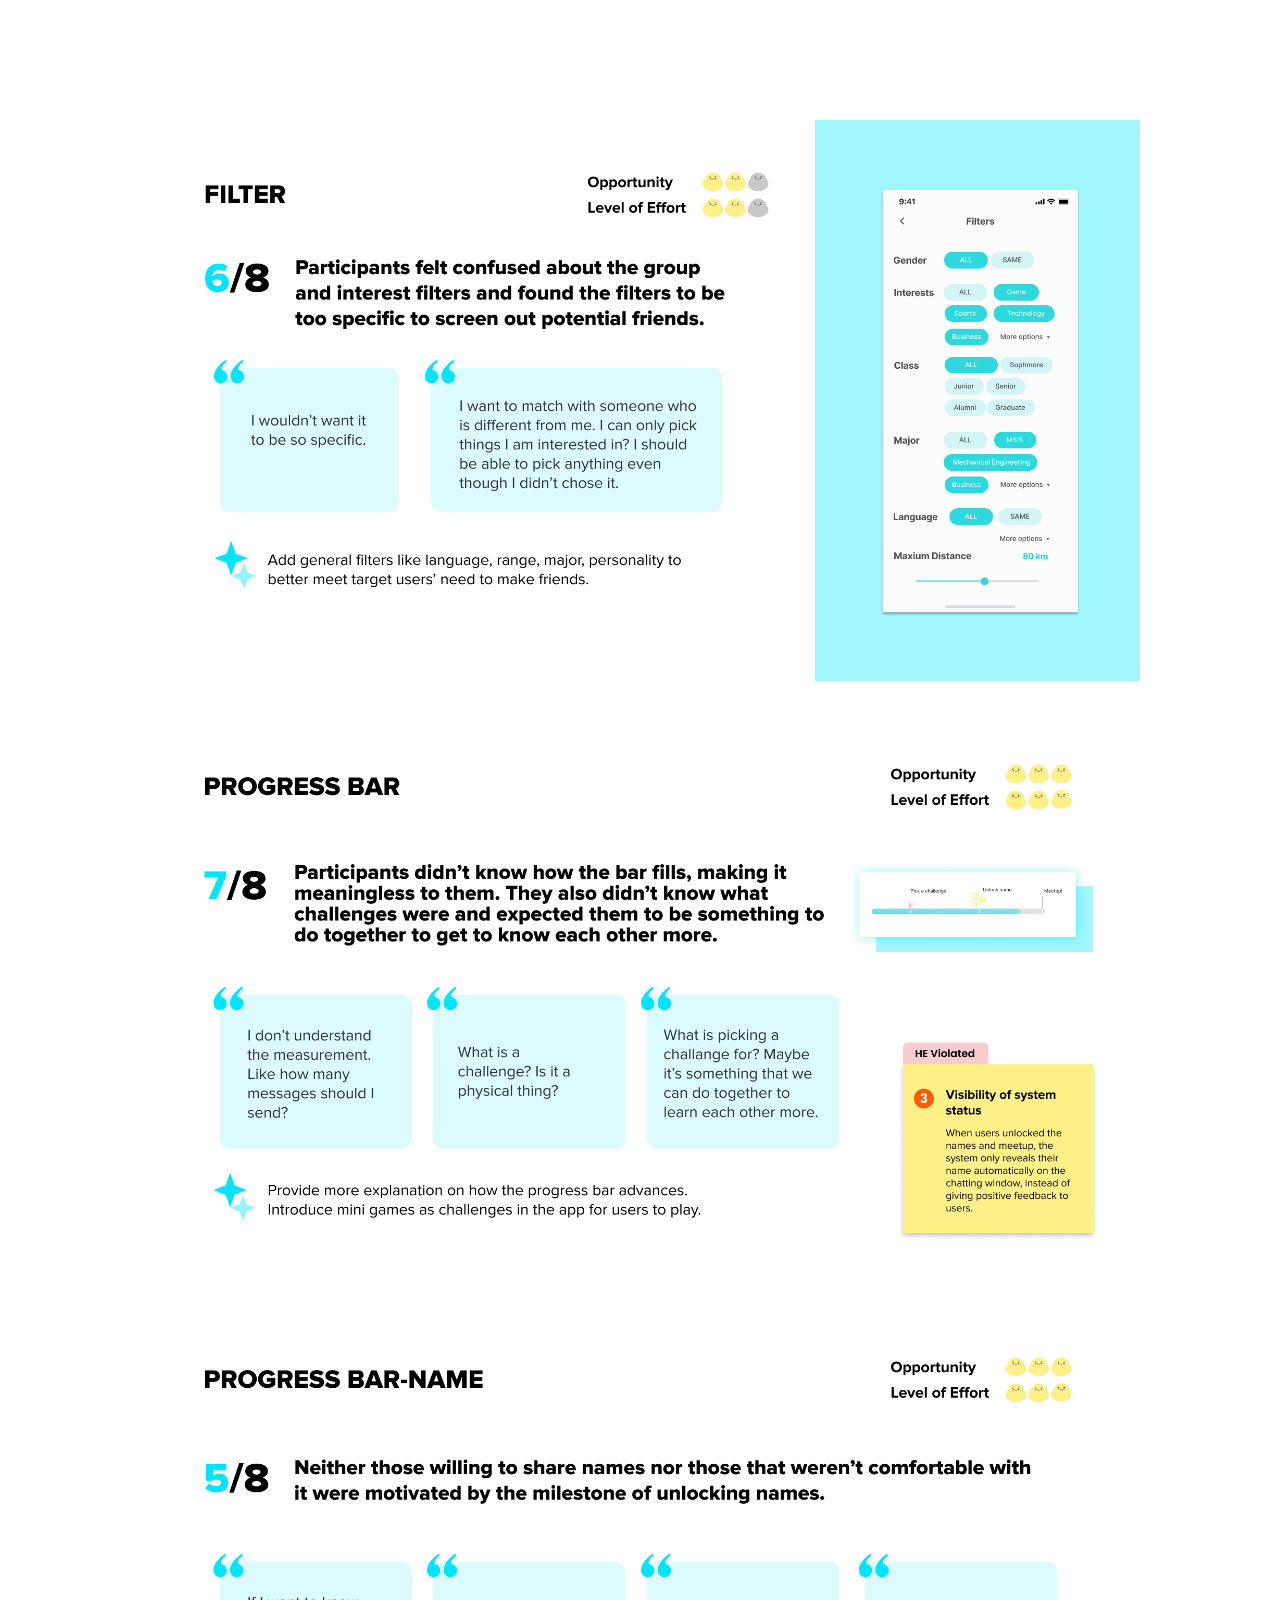
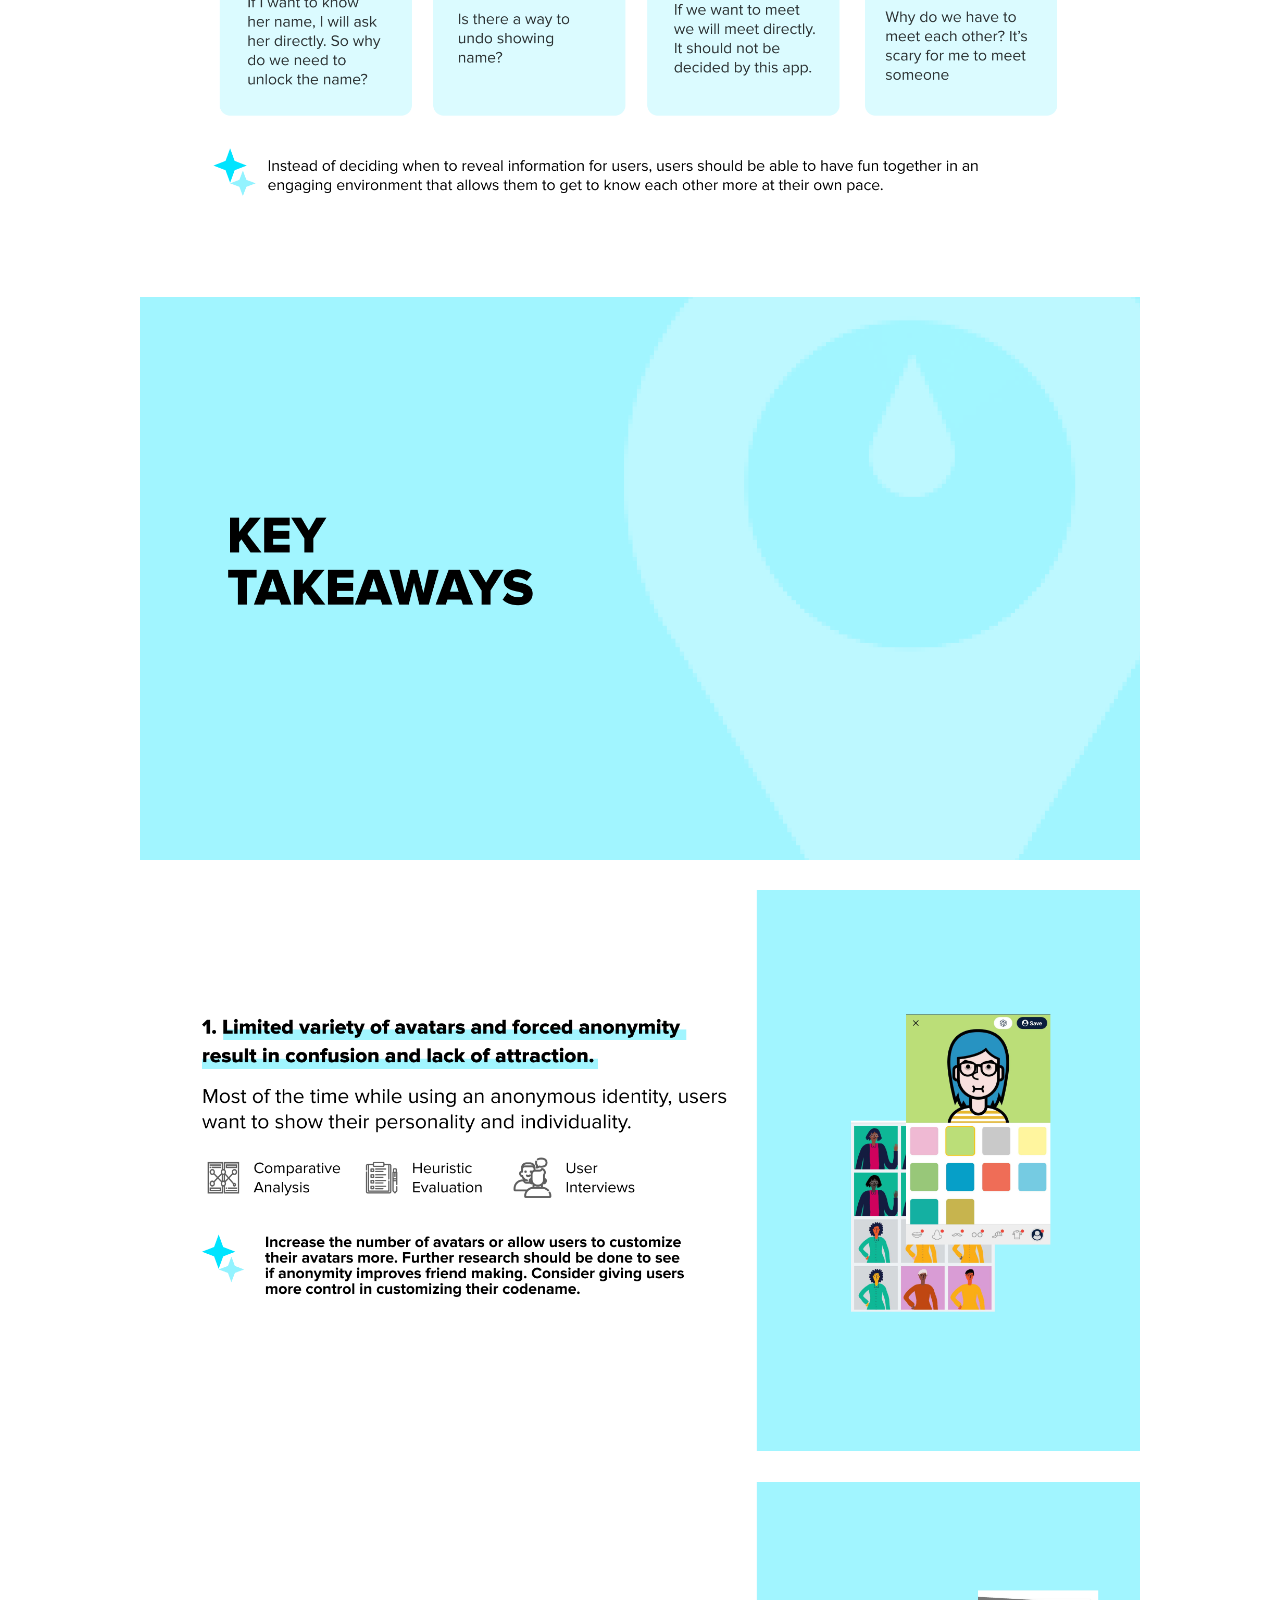
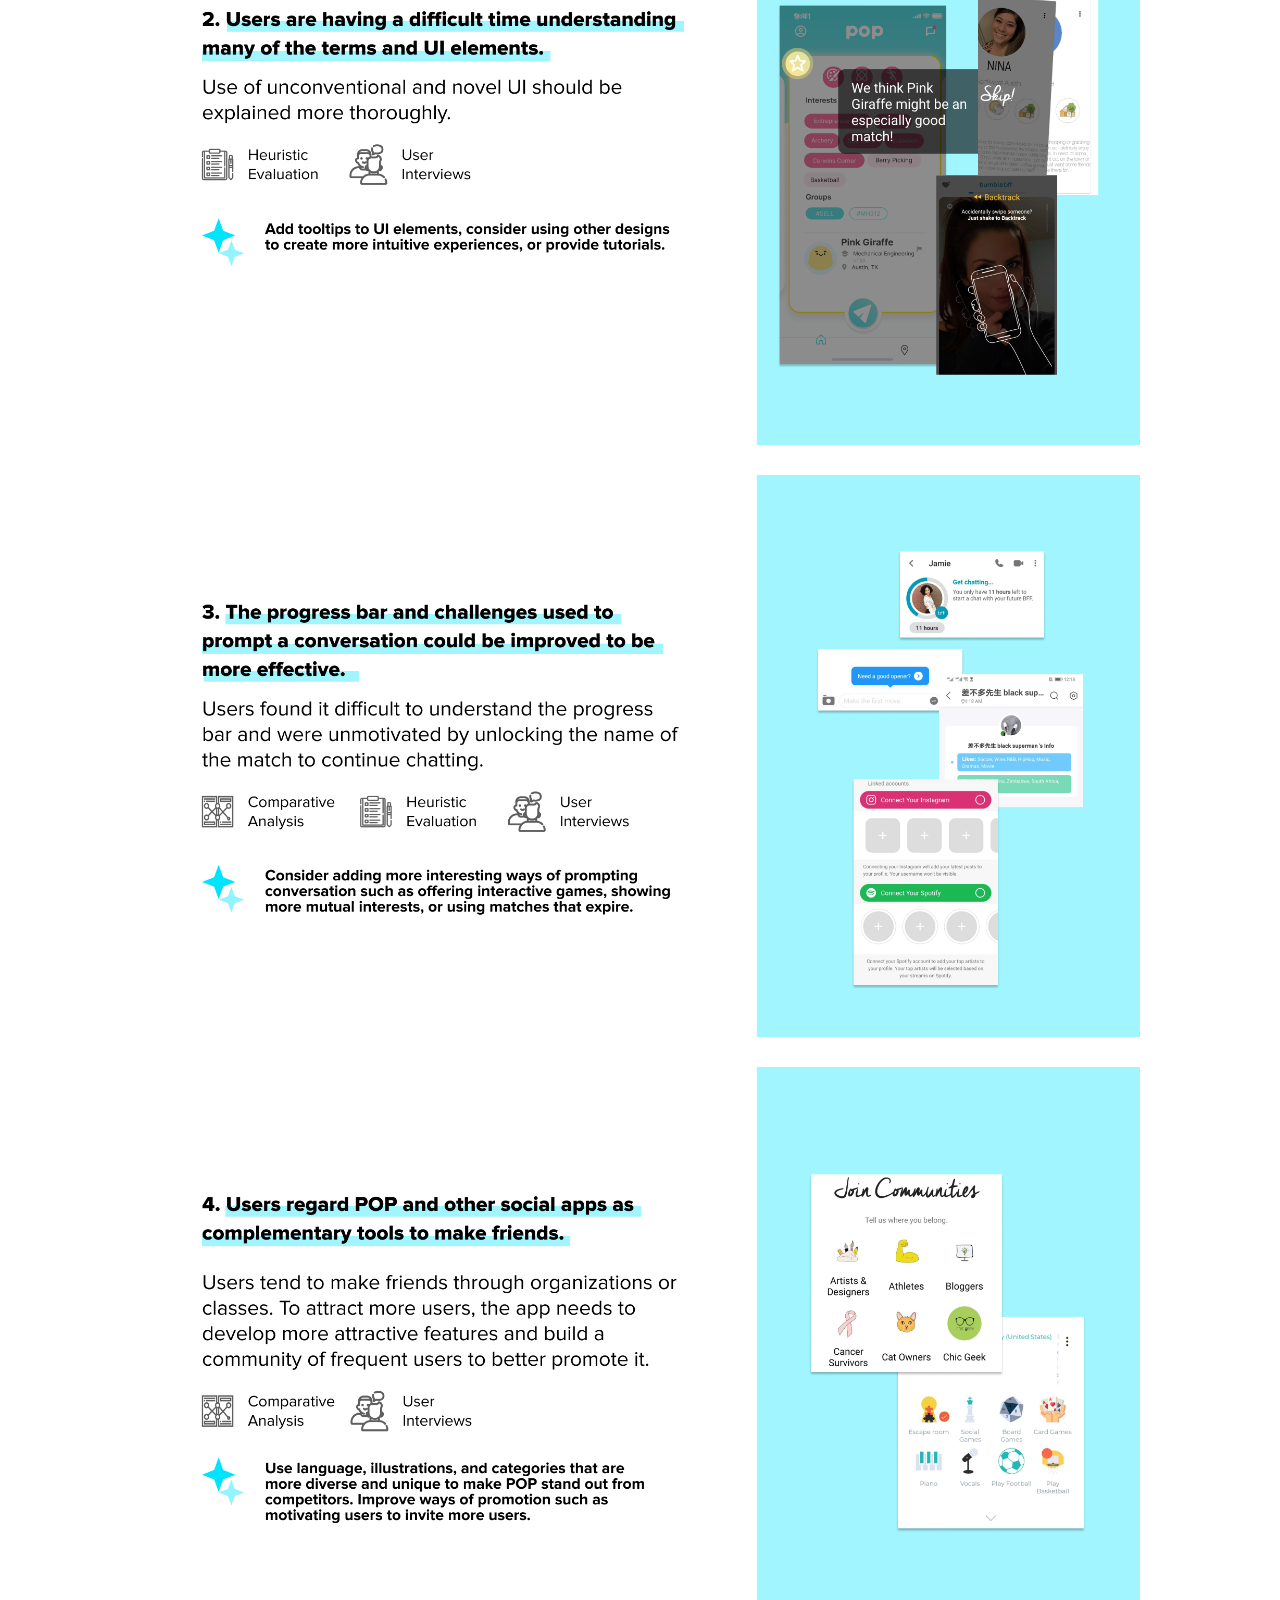
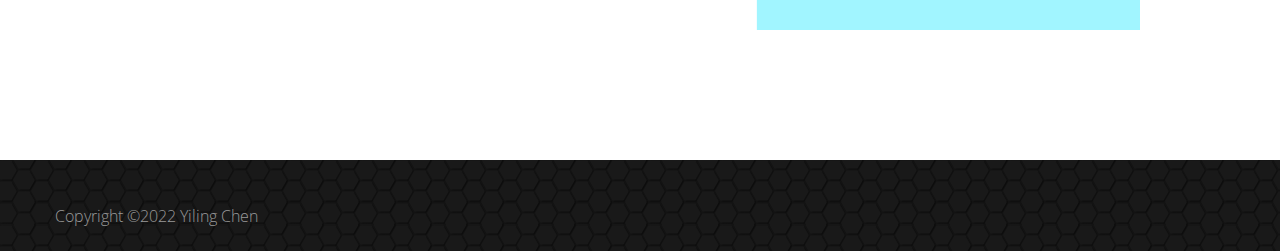
<file: pop.html>
<!DOCTYPE html>
<html>
<head>
    <meta charset="utf-8">
    <meta http-equiv="X-UA-Compatible" content="IE=edge">
    <meta name="viewport" content="width=device-width, initial-scale=1">

    <title>Yiling Chen</title>
    <link rel="icon" href=img/logo.ico type="image/icon type">
<!--
Classic Template
http://www.templatemo.com/tm-488-classic
-->
    <!-- load stylesheets -->
    <link rel="stylesheet" href="https://fonts.googleapis.com/css?family=Open+Sans:300,400">  <!-- Google web font "Open Sans" -->
    <link rel="stylesheet" href="css/bootstrap.min.css">                                      <!-- Bootstrap style -->
    <link rel="stylesheet" href="css/templatemo-style.css">                                   <!-- Templatemo style -->

    <!-- HTML5 shim and Respond.js for IE8 support of HTML5 elements and media queries -->
    <!-- WARNING: Respond.js doesn't work if you view the page via file:// -->
        <!--[if lt IE 9]>
          <script src="https://oss.maxcdn.com/html5shiv/3.7.2/html5shiv.min.js"></script>
          <script src="https://oss.maxcdn.com/respond/1.4.2/respond.min.js"></script>
          <![endif]-->
</head>

    <body>
       
        <div class="tm-header">
            <div class="container-fluid">
                <div class="tm-header-inner">
                    <a href="index.html"> <img src="img/logo.png" alt="logo" class="tm-margin-b-20 img-fluid"></a>
                   
                    
                    <!-- navbar -->
                    <nav class="navbar tm-main-nav">

                        <button class="navbar-toggler hidden-md-up" type="button" data-toggle="collapse" data-target="#tmNavbar">
                            &#9776;
                        </button>
                        
                        <div class="collapse navbar-toggleable-sm" id="tmNavbar">
                            <ul class="nav navbar-nav">
                                <li class="nav-item active">
                                    <a href="index.html" class="nav-link">Work</a>
                                </li>
                                <li class="nav-item">
                                    <a href="about.html" class="nav-link">About</a>
                                </li>
                             
                            </ul>                        
                        </div>
                        
                    </nav>  

                </div>                                  
            </div>            
        </div>

        <div class="tm-pop-img-container">
            <h3 text-align:center> Pop </h3>
            Conducted usability testing for a friend-making app
            
        </div>





        <section class="tm-section">
            <div class="container-fluid">
                <div class="container-project"> 
               

                <div class="row tm-2-rows-sm-swap">
                    <div class="col-xs-12 col-sm-12 col-md-4 col-lg-3 col-xl-3 tm-2-rows-sm-down-2">
                        
                        <h3 class="tm-gold-text">Duration</h3>
                        <p>Feb. 2020- Apr. 2020</p>
                        </br>
                        <h3 class="tm-gold-text">Teammates</h3>
                        <p>Florian Janke,<br>Yiyan Huang,<br>Jiajun Dai</p>
                        </br>

                        <h3 class="tm-gold-text">Role</h3>
                        <p>UX Research</p>
                        
                 
                    
                    </div>

                    <div class="col-xs-12 col-sm-12 col-md-8 col-lg-9 col-xl-9 tm-2-rows-sm-down-1">
                        <h3 class="tm-gold-text">Overview</h3>

                        


                        <p>Pop is a social app that aims to provide a casual and hassle-free way for university students to connect with others based on shared interests. It alleviated the pain of students feeling isolated and stressed when looking for a community.</p>
                        <p>My role was to conduct research, and testing on all user interactions.</p>
                    </div>
                </div>
                



                
                <div class="row tm-margin-t-mid">
                    <div class="col-xs-12">    
                
                
                <h3 class="tm-gold-text"></h3>

                


                <img src="img/pop/pop0.png" alt="Image" class="img-fluid tm-img-post">
                <img src="img/pop/pop1.png" alt="Image" class="img-fluid tm-img-post">
                <img src="img/pop/pop2.png" alt="Image" class="img-fluid tm-img-post">
                
                <img src="img/pop/pop4.png" alt="Image" class="img-fluid tm-img-post">
                <img src="img/pop/pop5.png" alt="Image" class="img-fluid tm-img-post">
                <img src="img/pop/pop6.png" alt="Image" class="img-fluid tm-img-post">
                <img src="img/pop/pop7.png" alt="Image" class="img-fluid tm-img-post">
                <img src="img/pop/pop8.png" alt="Image" class="img-fluid tm-img-post">
                <img src="img/pop/pop9.png" alt="Image" class="img-fluid tm-img-post">
                <img src="img/pop/pop10.png" alt="Image" class="img-fluid tm-img-post">
                <img src="img/pop/pop11.png" alt="Image" class="img-fluid tm-img-post">
                <img src="img/pop/pop12.png" alt="Image" class="img-fluid tm-img-post">
                <img src="img/pop/pop13.png" alt="Image" class="img-fluid tm-img-post">
                <img src="img/pop/pop14.png" alt="Image" class="img-fluid tm-img-post">
                <img src="img/pop/pop15.png" alt="Image" class="img-fluid tm-img-post">
                <img src="img/pop/pop16.png" alt="Image" class="img-fluid tm-img-post">
                <img src="img/pop/pop17.png" alt="Image" class="img-fluid tm-img-post">
                <img src="img/pop/pop18.png" alt="Image" class="img-fluid tm-img-post">
                <img src="img/pop/pop19.png" alt="Image" class="img-fluid tm-img-post">
                <img src="img/pop/pop20.png" alt="Image" class="img-fluid tm-img-post">
                <img src="img/pop/pop21.png" alt="Image" class="img-fluid tm-img-post">
                <img src="img/pop/pop22.png" alt="Image" class="img-fluid tm-img-post">
                <img src="img/pop/pop23.png" alt="Image" class="img-fluid tm-img-post">
            
            
            
                    </div>
                </div>


               
                </div>
            </div>
        </section>





  
        
        <footer class="tm-footer">
            <div class="container-fluid">
                <div class="row">
                    
                    <div class="col-xs-12 col-sm-6 col-md-6 col-lg-3 col-xl-3">
                        
               
                                                
                    </div>

                    <div class="col-xs-12 col-sm-6 col-md-6 col-lg-3 col-xl-3">
                        
               
                                                
                    </div>

 

                    <!-- Add the extra clearfix for only the required viewport 
                        http://stackoverflow.com/questions/24590222/bootstrap-3-grid-with-different-height-in-each-item-is-it-solvable-using-only
                    -->
                    <div class="clearfix hidden-lg-up"></div>

                    <div class="col-xs-12 col-sm-6 col-md-6 col-lg-3 col-xl-3">

               
                        
                    </div>

                    <div class="col-xs-12 col-sm-6 col-md-6 col-lg-3 col-xl-3">

            
                        
                    </div>


                </div>

                <div class="row">
                    <div class="col-xs-12 tm-copyright-col">
                        <p class="tm-copyright-text">Copyright ©2022 Yiling Chen</p>
                    </div>
                </div>
            </div>
        </footer>

        <!-- load JS files -->
        <script src="js/jquery-1.11.3.min.js"></script>             <!-- jQuery (https://jquery.com/download/) -->
        <script src="https://www.atlasestateagents.co.uk/javascript/tether.min.js"></script> <!-- Tether for Bootstrap, http://stackoverflow.com/questions/34567939/how-to-fix-the-error-error-bootstrap-tooltips-require-tether-http-github-h --> 
        <script src="js/bootstrap.min.js"></script>                 <!-- Bootstrap (http://v4-alpha.getbootstrap.com/) -->
       
</body>
</html>
</file>
<file: css/templatemo-style.css>
/* 

Classic Template

http://www.templatemo.com/tm-488-classic

-----------------------------*/

body {
	color: #767676;
	font-family: 'Open Sans', Helvetica, Arial, sans-serif;
	font-size: 18px;
	font-weight: 300;
	overflow-x: hidden;
}

a, button { transition: all 0.3s ease; }
a:hover,
a:focus {
	text-decoration: none;
	outline: none;
}

h2 { font-size: 2.2rem; 
	line-height: 1.6;}
.tm-thin-font { font-weight: 300; }

.container-fluid {
	margin-left: auto;
	margin-right: auto;
	max-width: 1200px;
	overflow-x: hidden;

}

.intro{
	word-spacing: 5px;
}


/*addnew*/




.video-container {

	position: relative;
	
	padding-bottom: 56.25%;
	
	padding-top: 30px;
	
	height: 0;
	
	overflow: hidden;
	
	}
	
.video-container iframe, .video-container object, .video-container embed {
	
	position: absolute;
	
	top: 0;left: 0;
	
	width: 100%;
	
	height: 100%;}


#fixtop {

	position: fixed;
	
    
	top: 5%;
	width: 100%;
	margin-top: -3em;
	
	z-index: 1000;
	border-bottom-right-radius : 30px;
	border-bottom-left-radius : 30px;
	box-shadow: 0 .2rem .3rem rgba(0,0,0,.05);
	background: linear-gradient(90deg, #FFFFFF 30%, #Ffffff 100%);
	background: -moz-linear-gradient(90deg, #FFFFFF 30%, #Ffffff 100%);
	background: -webkit-linear-gradient(90deg, #FFFFFF 30%, #Ffffff 100%);
	background: -o-linear-gradient(90deg, #FFFFFF 30%, #Ffffff 100%);

  }


  .ml3 {
	font-weight: 900;
	font-size: 3.5em;
	
	padding-top: 100px;
	margin-left: 120px;

  }




#show {
	text-align: center;
	margin-top: 25px;
	padding:10px;
	margin:10px;
}
#show li{
	display: inline-block;
	list-style: none;
	background: #fff;
	border: 2px solid #cc9900;
	color: #cc9900;
	padding: 10px 20px;
	font-family: bankgothic;
	border-radius: 30px;
	margin: 0 3px;
	cursor: pointer;
	font-weight: 900;
	font-size: 20px;
	width: 150px;
}


.filtr-container{




}

.filtr-item{


	
}
.filtr-item img{
	width:100%;
	padding-left: 0px;
	
	

}




@media (max-width: 1200px) {
	.container-fluid {
		padding-left: 5%;
		padding-right: 5%;
	}
}



.container-project {
	margin-left: auto;
	margin-right: auto;
	max-width: 1000px;
	overflow-x: hidden;
}

@media (max-width: 1000px) {
	.container-project {
		padding-left: 5%;
		padding-right: 5%;
	}
}


.tm-header-inner {
	display: -webkit-flex;
	display: -ms-flexbox;
	display: flex;
	-webkit-align-items: center;
	    -ms-flex-align: center;
	        align-items: center;
	-webkit-justify-content: space-between;
	    -ms-flex-pack: justify;
	        justify-content: space-between;
	height: 100px;
}

.tm-site-name {
	color: #cc9900;
	display: block;
	font-size: 2.6rem;
	font-weight: 400;
}

.tm-main-nav { font-size: 1.2rem; }

.navbar-nav .nav-link {
	border-radius: 6px;
	color: black;
	padding: 10px 40px;
}

.nav-item.active .nav-link,
.nav-link:hover,
.nav-link:focus {
	color: white;
	background-color: #906E09;

}

.tm-gold-text { color: #906E09; }

.tm-section {
	padding-top: 80px;
	padding-bottom: 100px;
}

.tm-home-img-container {
	margin-top: 100px;
	background-image: url('../img/name.png');
	background-size: auto;
	background-position: center;
	background-repeat: no-repeat;
	height: 500px;
}


.tm-iroommate-img-container { background-image: url('../img/tm-iroommate-img.jpg');	text-align: center;}
.tm-pop-img-container { background-image: url('../img/tm-pop-img.jpg');	text-align: center;}
.tm-about-img-container { background-image: url('../img/tm-about-img.jpg');	text-align: center;}
.tm-designchallenage-img-container { background-image: url('../img/tm-designchallenage-img.png');	text-align: center;}
.tm-blog-img-container { background-image: url('../img/tm-blog-img.jpg'); }
.tm-contact-img-container { background-image: url('../img/tm-contact-img.jpg'); }

.tm-pop-img-container, 
.tm-iroommate-img-container, 
.tm-about-img-container,
.tm-blog-img-container,
.tm-contact-img-container {
	background-size: auto 200px;
	background-position: center;
	background-repeat: no-repeat;
	height: 200px;
}

.tm-title {
	margin-bottom: 1rem;
	line-height: 1.4;
}

.tm-subtitle {
	font-size: 1.4rem;
	max-width: 800px;
	margin: 0 auto 80px;
}



.filtr-item.tm-content-box img{
	padding-left: 0px;
	
}



.tm-content-box {
	max-width: 400px;
	margin-left: -10px;
	margin-right: -10px; 
	

	
	
}
h4.projectintro{

	padding-left: 20px;
}
 p.projectintro{

	padding-left: 20px;

}


h3 { font-size: 1.65rem; }
h4 { 
	font-size: 1.4rem;
	line-height: 1.6;
}

.tm-btn {
	color: white;
	background-color: #906E09;
	border: none;
	border-radius: 5px;
	display: inline-block;
	padding: 10px 30px;
}

.tm-btn:hover,
.tm-btn:focus {
	background-color: #906E09;
	color: white;
	outline: none;
}

.tm-btn-gray { background-color: #666666; }
.tm-btn-gray:hover,
.tm-btn-gray:focus {
	background-color: #515050;	
}

.tm-margin-b-15 { margin-bottom: 15px; }
.tm-margin-b-20 { margin-bottom: 20px; }
.tm-margin-b-30 { margin-bottom: 30px; }
.tm-margin-b-40 { margin-bottom: 40px; }
.tm-margin-t-big { margin-top: 90px; }
.tm-margin-t-mid { margin-top: 60px; }
.tm-margin-t-small { margin-top: 30px; }

.tm-text-link { 
	color: #006699; 
	line-height: 2.8;
	text-decoration: underline;
}
.tm-overflow-auto { overflow: auto; }
.tm-small-font { font-size: 1rem; }
.tm-related-post { margin-bottom: 40px; }
.tm-related-post:last-child { margin-bottom: 0; }
.media-left { padding-right: 25px; }
.media-body {
	border-bottom: 1px solid #ccc;
	padding-bottom: 25px;
}

.tm-media-description { margin-bottom: 0; }

.tm-2-col-right { padding-left: 20px; }

.tm-footer {
	color: #c6c6c6;
	background-color: #191919;
	background-image: url('../img/classic-pattern-bg.png');
	font-size: 1rem;
	padding-top: 40px;
	padding-bottom: 20px;
}

.tm-footer-links-container { padding-left: 10px; }

.tm-footer-link {
	color: #CCCC66;
	line-height: 2.8;
	text-decoration: underline;
}

.tm-footer-link:hover,
.tm-footer-link:focus {
	color: #CCCC66;
	text-decoration: none;
}
.tm-footer-thumbnail { margin-bottom: 5px; }

.tm-copyright-text { 
	color: #999999; 
	margin-bottom: 0;
}

hr { border-top: 1px solid #CCCCCC; }
p { line-height: 1.9; }

.tm-gray-bg { 
	background-color: #CCCCCC; 
	color: black;
	padding: 30px 20px 20px;
}
.tm-footer-content-box-title { margin-bottom: 30px; }

.tm-img-post { margin-bottom: 30px; }

.tm-aside-r { padding-left: 30px; }

.form-control {
	border-radius: 0;
	font-size: 1.1rem;
	padding: 0.75rem 1rem;
}

.form-control:focus { border-color: #CC9900; }

.tm-form-description { margin-top: 30px; }
.tm-contact-form { padding-top: 20px; }

#google-map {
    height: 333px;
    width: 100%;
    margin-top: 40px;
}

.tm-contact-right { padding-left: 30px; }
.tm-p-small { font-size: 1rem; }

@media (max-width: 1199px) {
	.tm-2-col-left { padding-right: 0; }
	.tm-2-col-right { padding-left: 0; }
	.tm-text-link {
		line-height: 2.2;
	}
	.container-fluid {
		padding-left: 4%;
		padding-right: 4%;
	}
}

@media (max-width: 991px){

	.tm-home-img-container {
		background:none;
		height: auto;
	}

	.tm-subtitle { margin-bottom: 40px; }
	
	#tmNavbar .navbar-nav .nav-link { padding: 10px 25px; }
	.media { max-width: 240px; }
	.media-left {
		display: block;
		margin-bottom: 20px;
	}

	.tm-content-box { margin-bottom: 50px; }
	.tm-text-link { line-height: 2.4; }

	.tm-section {
	    padding-top: 50px;
	    padding-bottom: 60px;
	}

	.tm-2-col-left, .tm-2-col-right { 
		margin: 0 auto;
		max-width: 660px; 
	}
	
	.tm-margin-t-big { margin-top: 30px; }
	.media { max-width: 100%; }
	.media-left {
		display: table-cell;
		margin-bottom: 0;
	}

	.tm-footer-content-box { margin-bottom: 40px; }

	.tm-2-rows-md-swap {
		display: -webkit-flex;
		display: -ms-flexbox;
		display: flex;
		-webkit-flex-direction: column;
		    -ms-flex-direction: column;
		        flex-direction: column;
	}

	.tm-2-rows-md-down-1 {
		-webkit-order: 1;
		    -ms-flex-order: 1;
		        order: 1;		
	}
	.tm-2-rows-md-down-2 {
		-webkit-order: 2;
		    -ms-flex-order: 2;
		        order: 2;
		margin-bottom: 0;
		margin-top: 30px;		
	}

	.tm-contact-right { 
		padding-left: 15px; 
		padding-top: 40px;
	}
}

@media (max-width: 897px) {
	.tm-btn {
		padding: 10px 15px;
		font-size: 1rem;
	}
}

@media (max-width: 767px) {
	.tm-main-nav {
		position: fixed;
		right: 0;
		top: 21px;
		z-index: 1000;
	}
	#tmNavbar .navbar-nav .nav-item { float: none; }
	#tmNavbar .navbar-nav .nav-link { padding: 10px 35px; }
	#tmNavbar {
		background: white; 
		border-radius: 6px;
	}
	#tmNavbar .navbar-nav .nav-item+.nav-item { margin-left: 0; }
	.navbar-toggler {
		background: white;
		border-color: #cc9900;
		color: #cc9900;
		display: block;
		margin-left: auto;
		margin-right: 0;
	}
	.navbar-toggler:focus { outline: none; }
	.tm-content-box { margin-bottom: 50px; }
	
	.tm-2-col-left {
		padding-right: 0;
		max-width: 660px;
	}

	.tm-2-col-right { padding-left: 0; }
	.tm-margin-b-40 { margin-bottom: 25px; }
	
	.tm-copyright-text { padding-top: 0; }
	.tm-gray-bg { padding: 20px 20px 10px; }
	.tm-footer { padding-bottom: 15px; }

	.tm-2-rows-sm-swap {
		display: -webkit-flex;
		display: -ms-flexbox;
		display: flex;
		-webkit-flex-direction: column;
		    -ms-flex-direction: column;
		        flex-direction: column;
	}

	.tm-2-rows-sm-down-1 {
		-webkit-order: 1;
		    -ms-flex-order: 1;
		        order: 1;		
	}
	.tm-2-rows-sm-down-2 {
		-webkit-order: 2;
		    -ms-flex-order: 2;
		        order: 2;
		margin-bottom: 0;
		margin-top: 30px;		
	}

	.tm-sm-m-b { margin-bottom: 20px; }
	.tm-aside-r { padding-left: 15px; }
	.tm-aside-container {
		max-width: 310px;
		margin: 0 auto;
	}

	.tm-blog-post {	padding-bottom: 10px; }
	.tm-content-box-contact {
		margin-top: 40px;
		margin-bottom: 0;
	}

	.tm-contact-row-related-posts {	margin-top: 40px; }
}

@media (max-width: 543px) {
	.tm-footer-links-container { padding-left: 0; }
	.tm-xs-m-t { margin-top: 20px; }
	.tm-btn { padding: 10px 30px; }
}

@media(max-width: 510px) {
	.media { max-width: 240px; }
	.media-left {
		display: block;
		margin-bottom: 20px;
	}
		
	.tm-section {
		padding-top: 10%;
		padding-bottom: 10%;
	}

	.tm-subtitle { margin-bottom: 20px; }
	.tm-margin-b-40 { margin-bottom: 15px; }
	.tm-content-box { margin-bottom: 40px; }
	.tm-margin-t-mid { margin-top: 30px; }
	.tm-footer-content-box { margin-bottom: 40px; }
	.tm-footer-content-box-title { margin-bottom: 15px; }
	#google-map { margin-top: 25px; }
	.tm-map-section { margin-top: 50px; }

	.tm-contact-related-posts-container {
		max-width: 240px;
		margin-left: auto;
		margin-right: auto;
	}
}


/******************************************************************
	Portfolio
******************************************************************/
ul.portfoliofilter {
	width: 100%;
	text-align: center;
	margin-bottom: 40px;
}
li.filter {
	font-family: "Open Sans", Verdana, Arial, sans-serif;
	line-height: 1.6em;
	color: #454544;
	background-color: #efefef;
	text-decoration: none;
	font-size: 12px;
	display: inline-block;
	font-weight: 300;
	text-transform: uppercase;
	cursor: pointer;
	padding: 5px 15px;
	border-radius: 3px;
	margin: 0px 5px;
}
li.filter:hover {
	color: #6093e7;
}
li.filter.active {
	font-weight: 700;
	background-color: #6093e7;
	color: #FFF;
}
ul.portfolio li {
	width: 25%;
	float: left;
	cursor: pointer;
	display: none;
	opacity: 0;
}
.portfolioitem {
	display: block;
	padding-bottom: 85px;
	position: relative;
}
.portfolioitem img {
	width: 100%;
	vertical-align: middle;
}
.portfoliohover {
	-webkit-transition: background-color 600ms ease;
	-moz-transition: background-color 600ms ease;
	-o-transition: background-color 600ms ease;
	-ms-transition: background-color 600ms ease;
	transition: background-color 600ms ease;
	position: absolute;
	width: 100%;
	height: 100%;
	top: 0;
	z-index: 100;
}
.portfoliohover .info {
	position: absolute;
	bottom: 0;
	margin-bottom: 25px;
	width: 100%;
	text-align: center;
}
.portfoliohover h1 {
	color: #FFF;
	font-size: 150px;
	font-weight: 300;
	-webkit-transition: opacity, color 600ms ease;
	-moz-transition: opacity, color 600ms ease;
	-o-transition: opacity, color 600ms ease;
	-ms-transition: opacity, color 600ms ease;
	transition: opacity, color 600ms ease;
	opacity: 0;
}
.portfoliohover h5 {
	color: #4b4b4b;
	text-transform: uppercase;
}
.portfoliohover h6 {
	color: #ababab;
	font-weight: 300;
}
ul.portfolio li:hover .portfoliohover {
	background-color: #6093e7;
}
ul.portfolio li:hover .portfoliohover h5, ul.portfolio li:hover .portfoliohover h6, ul.portfolio li:hover .portfoliohover h1 {
	opacity: 1;
	color: #FFF;
}


/******************************************************************
	Mobile
******************************************************************/
@media all and (max-width: 960px) {
	ul.portfolio li {
		width: 50%;
	}
}






.hr-edge-weak {
    border: 0;
    border-top: 1px dotted #a2a9b6;
}
</file>
